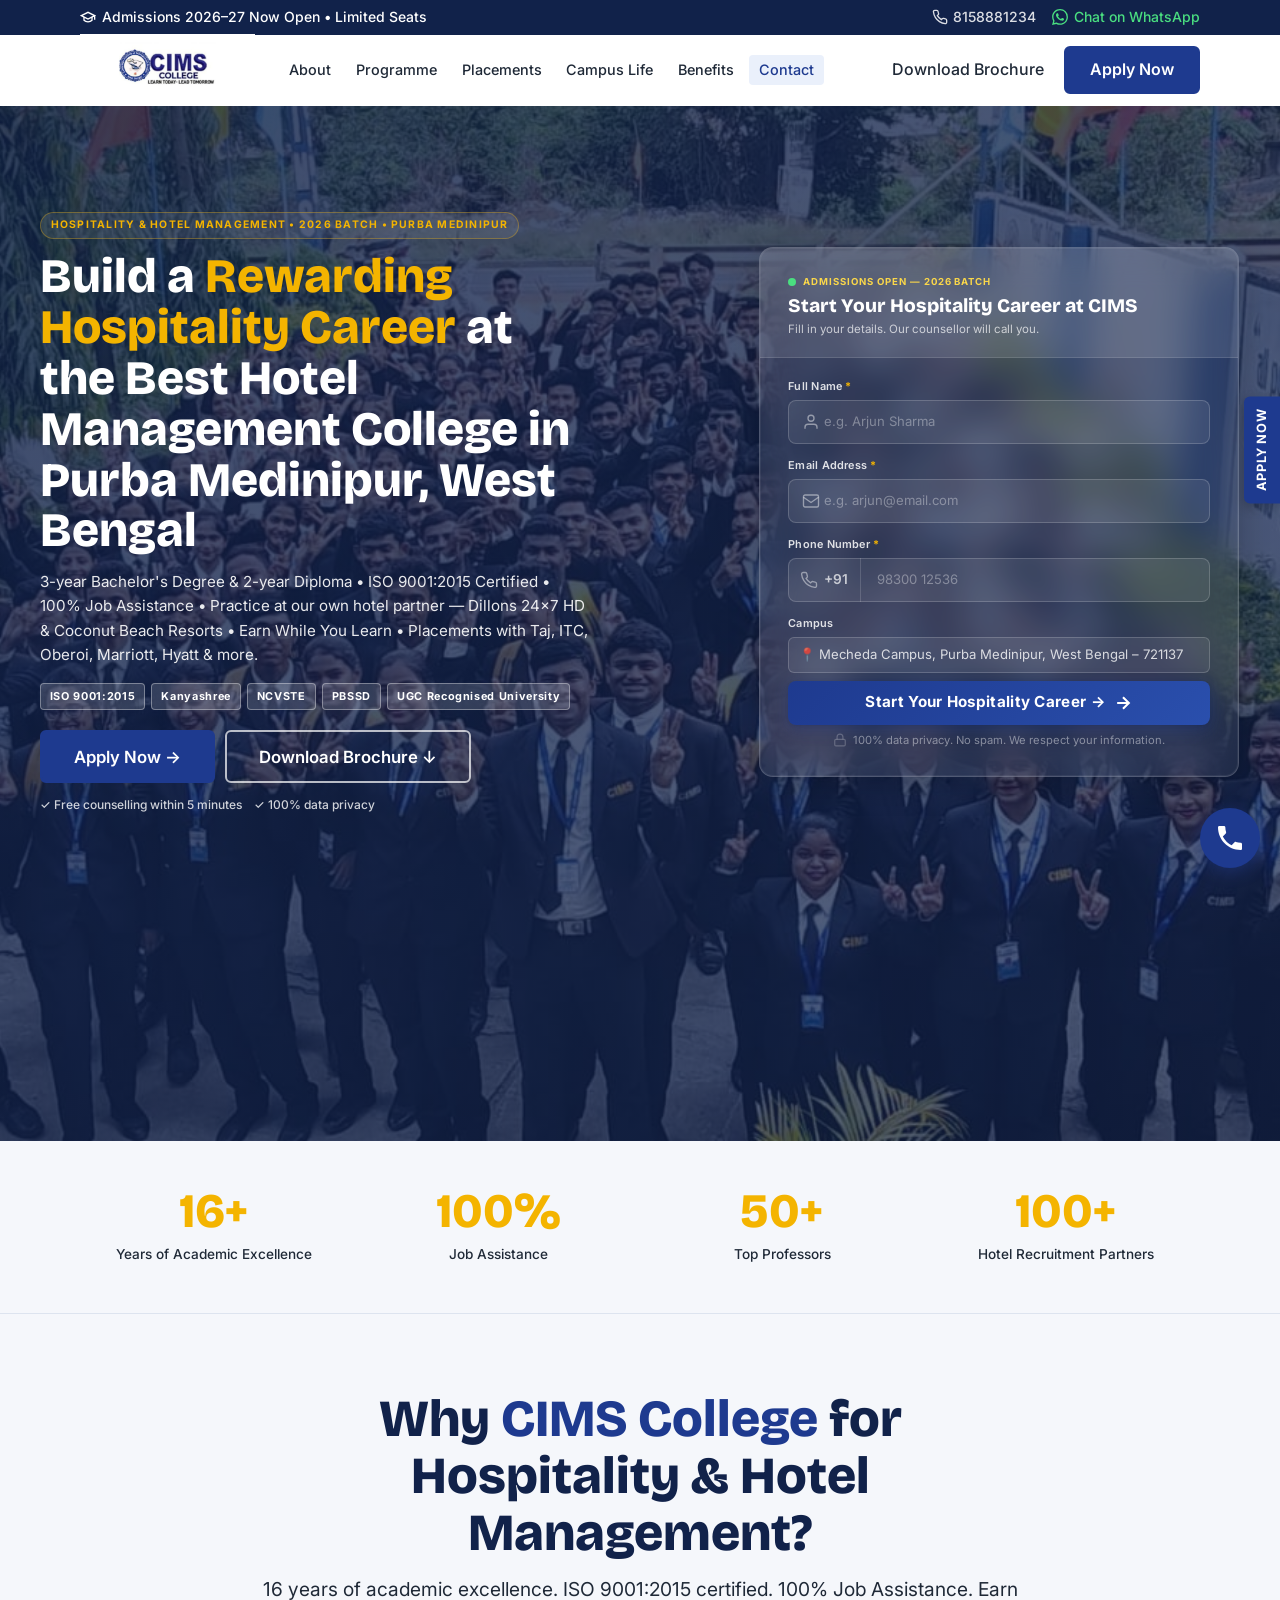
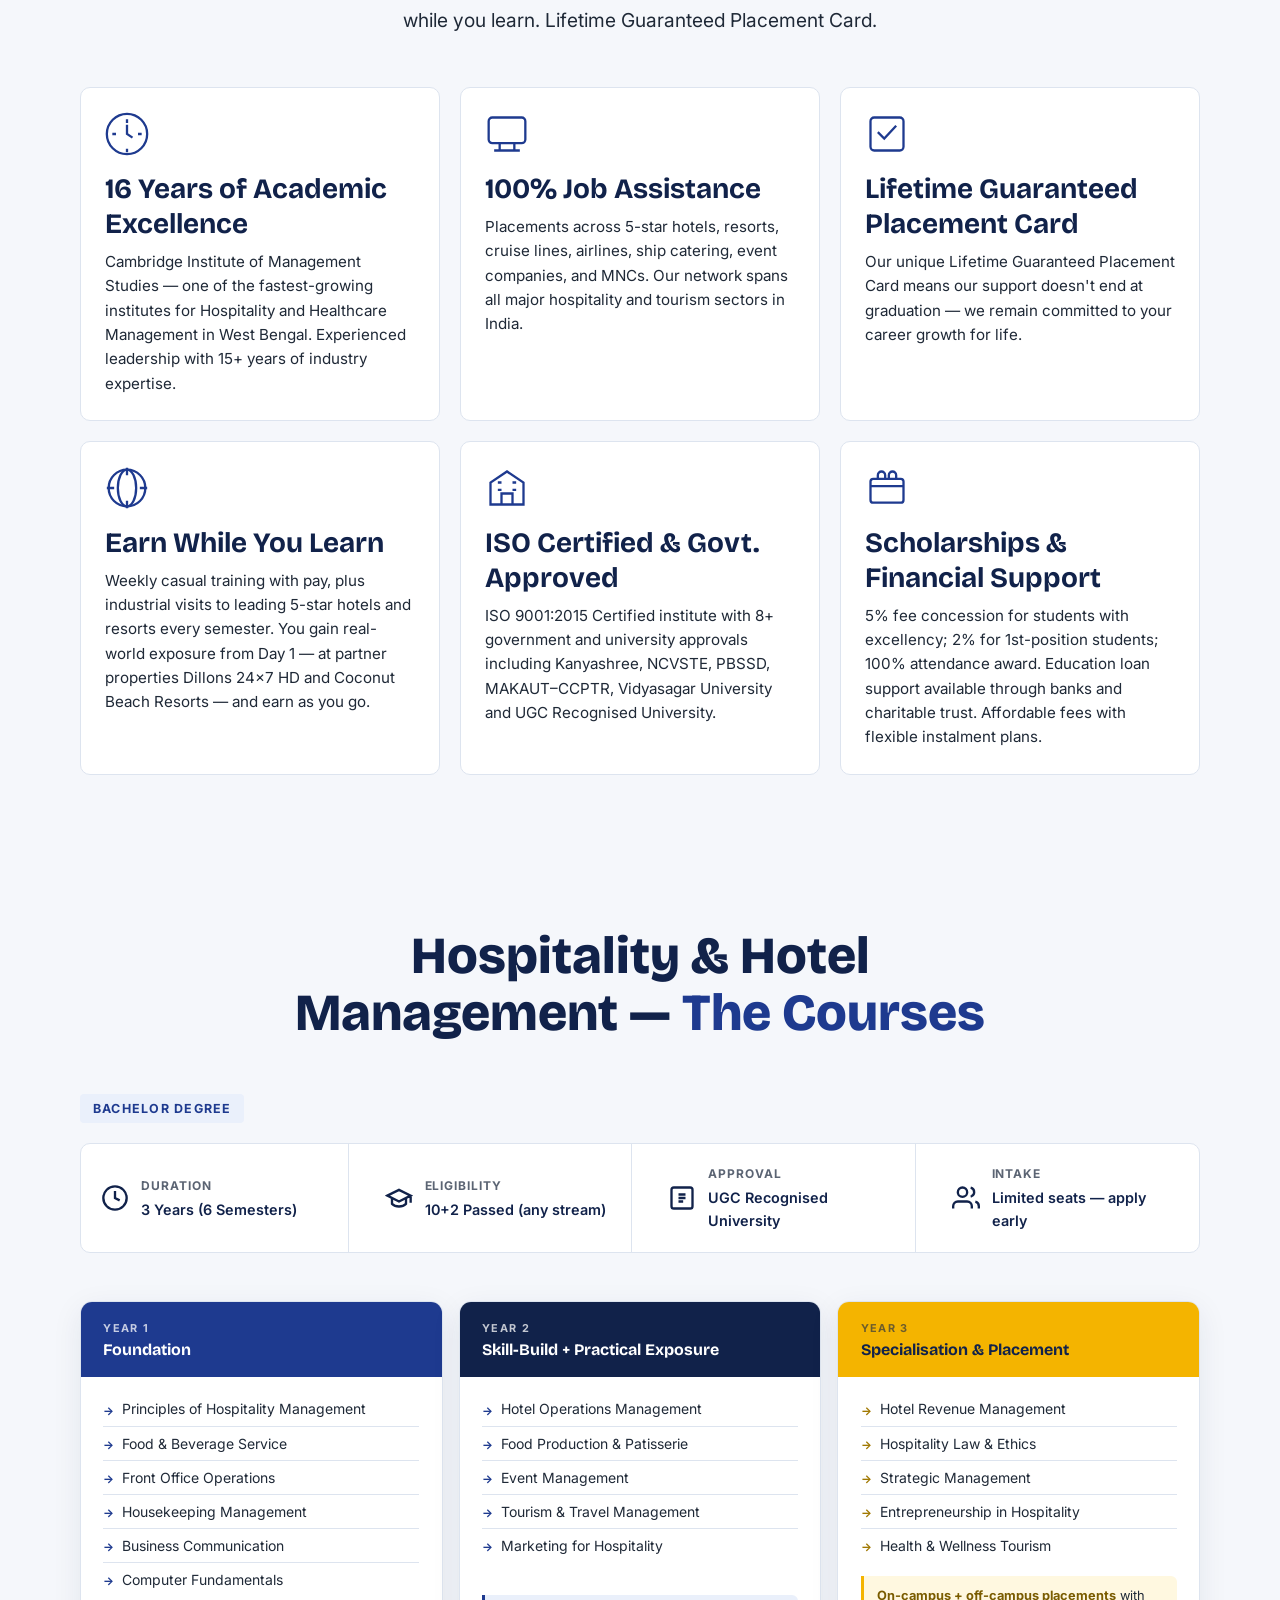
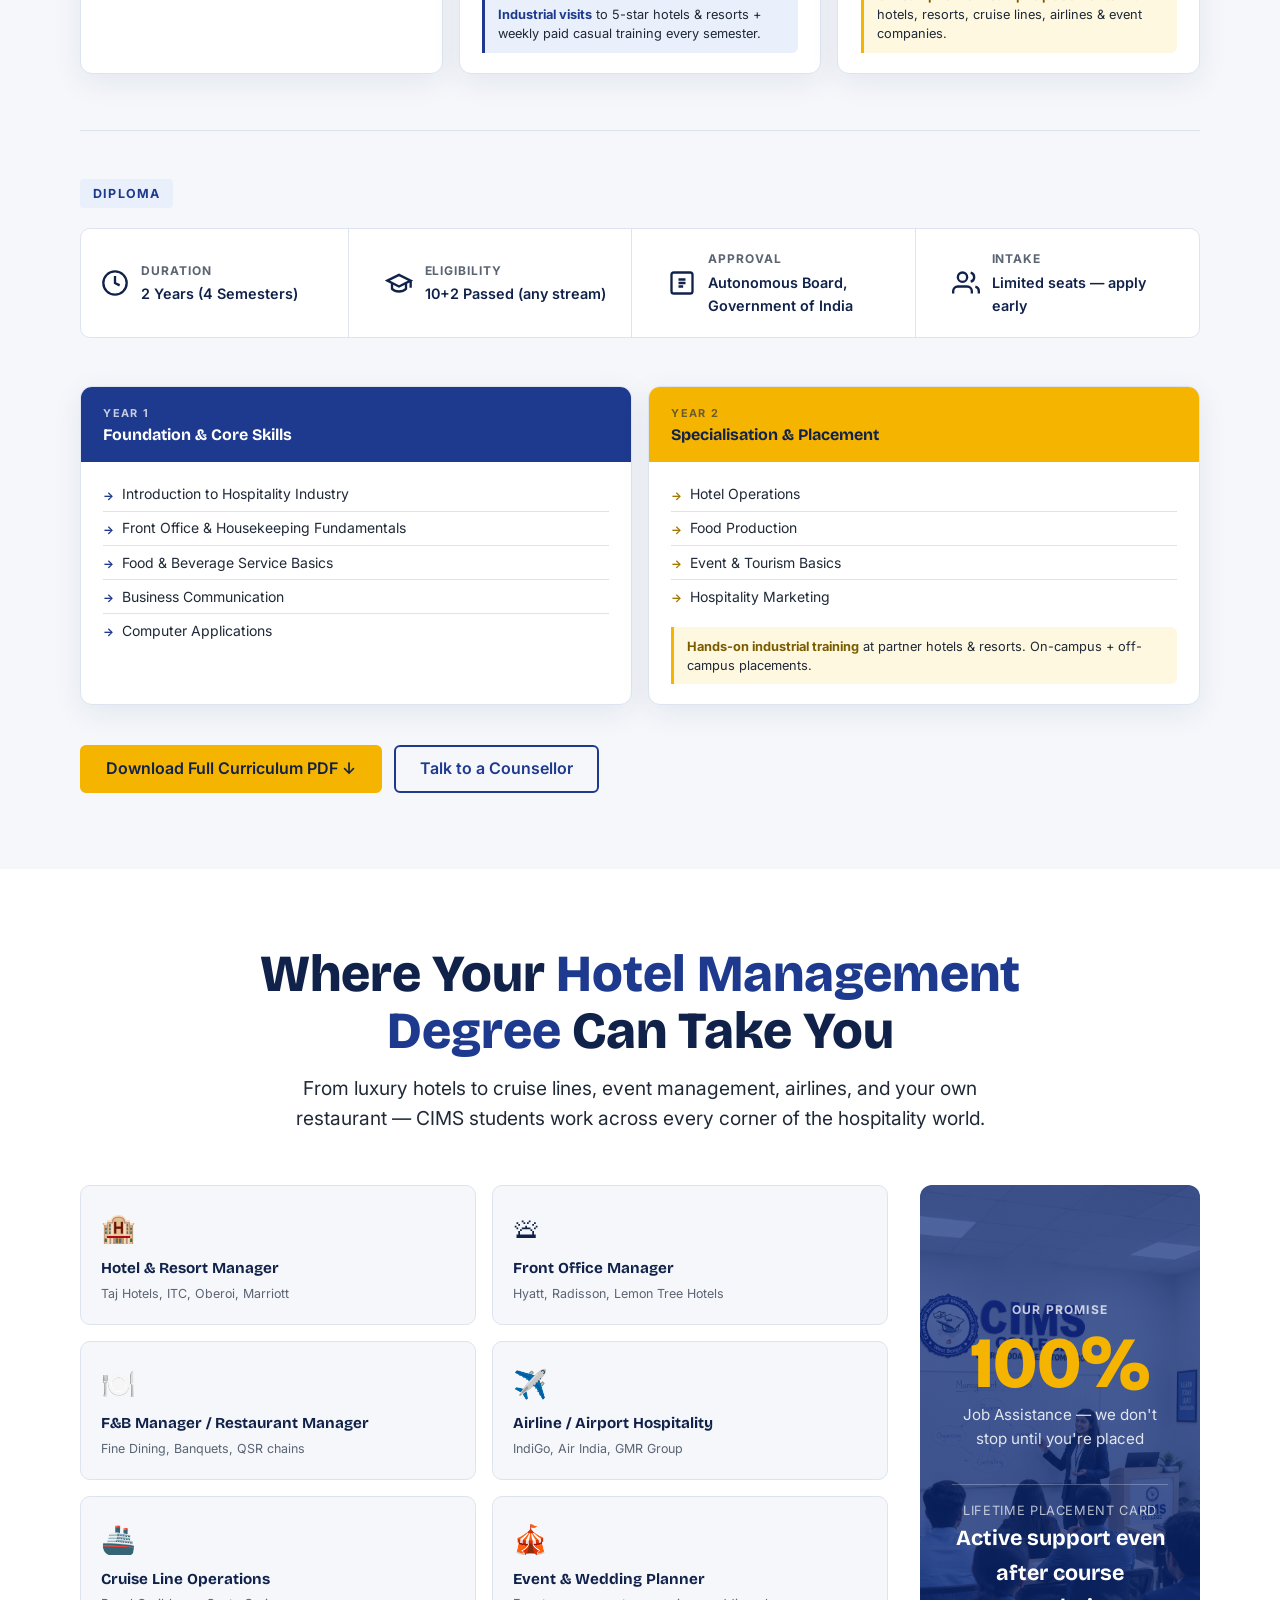
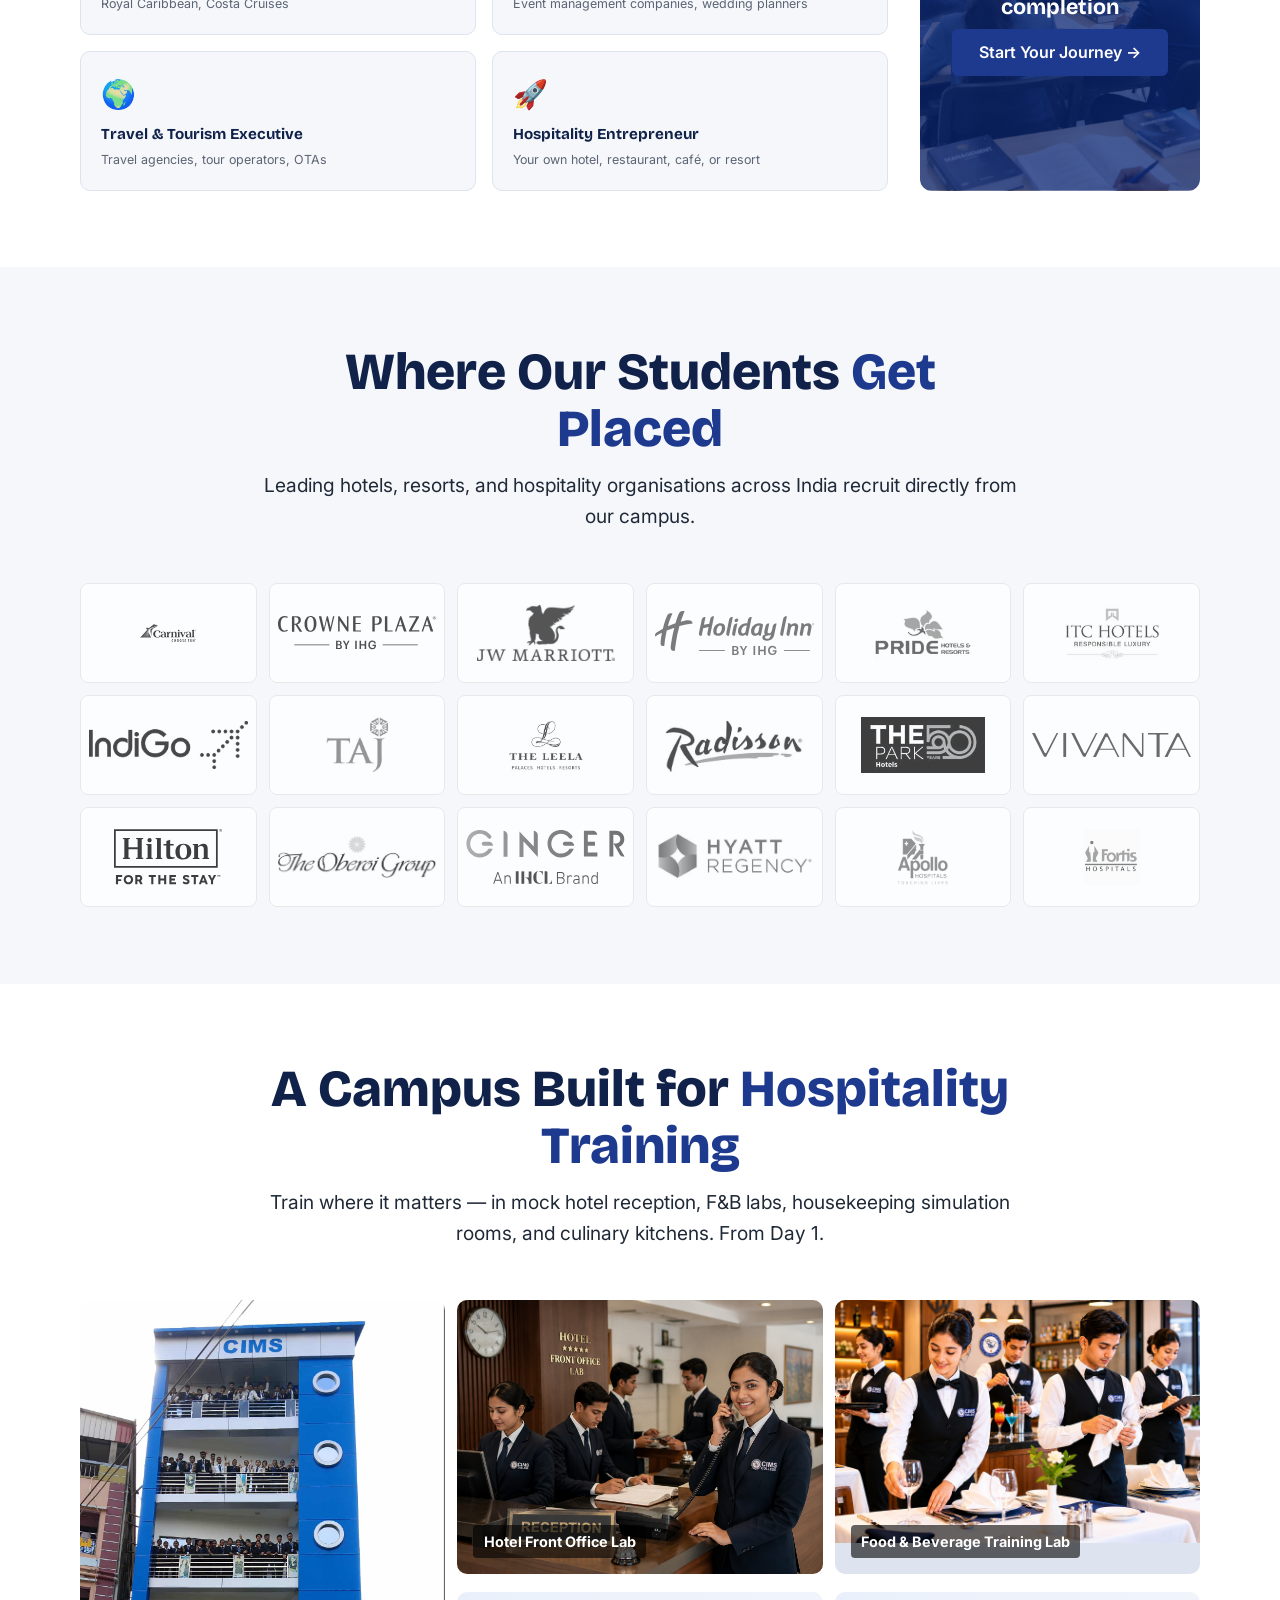
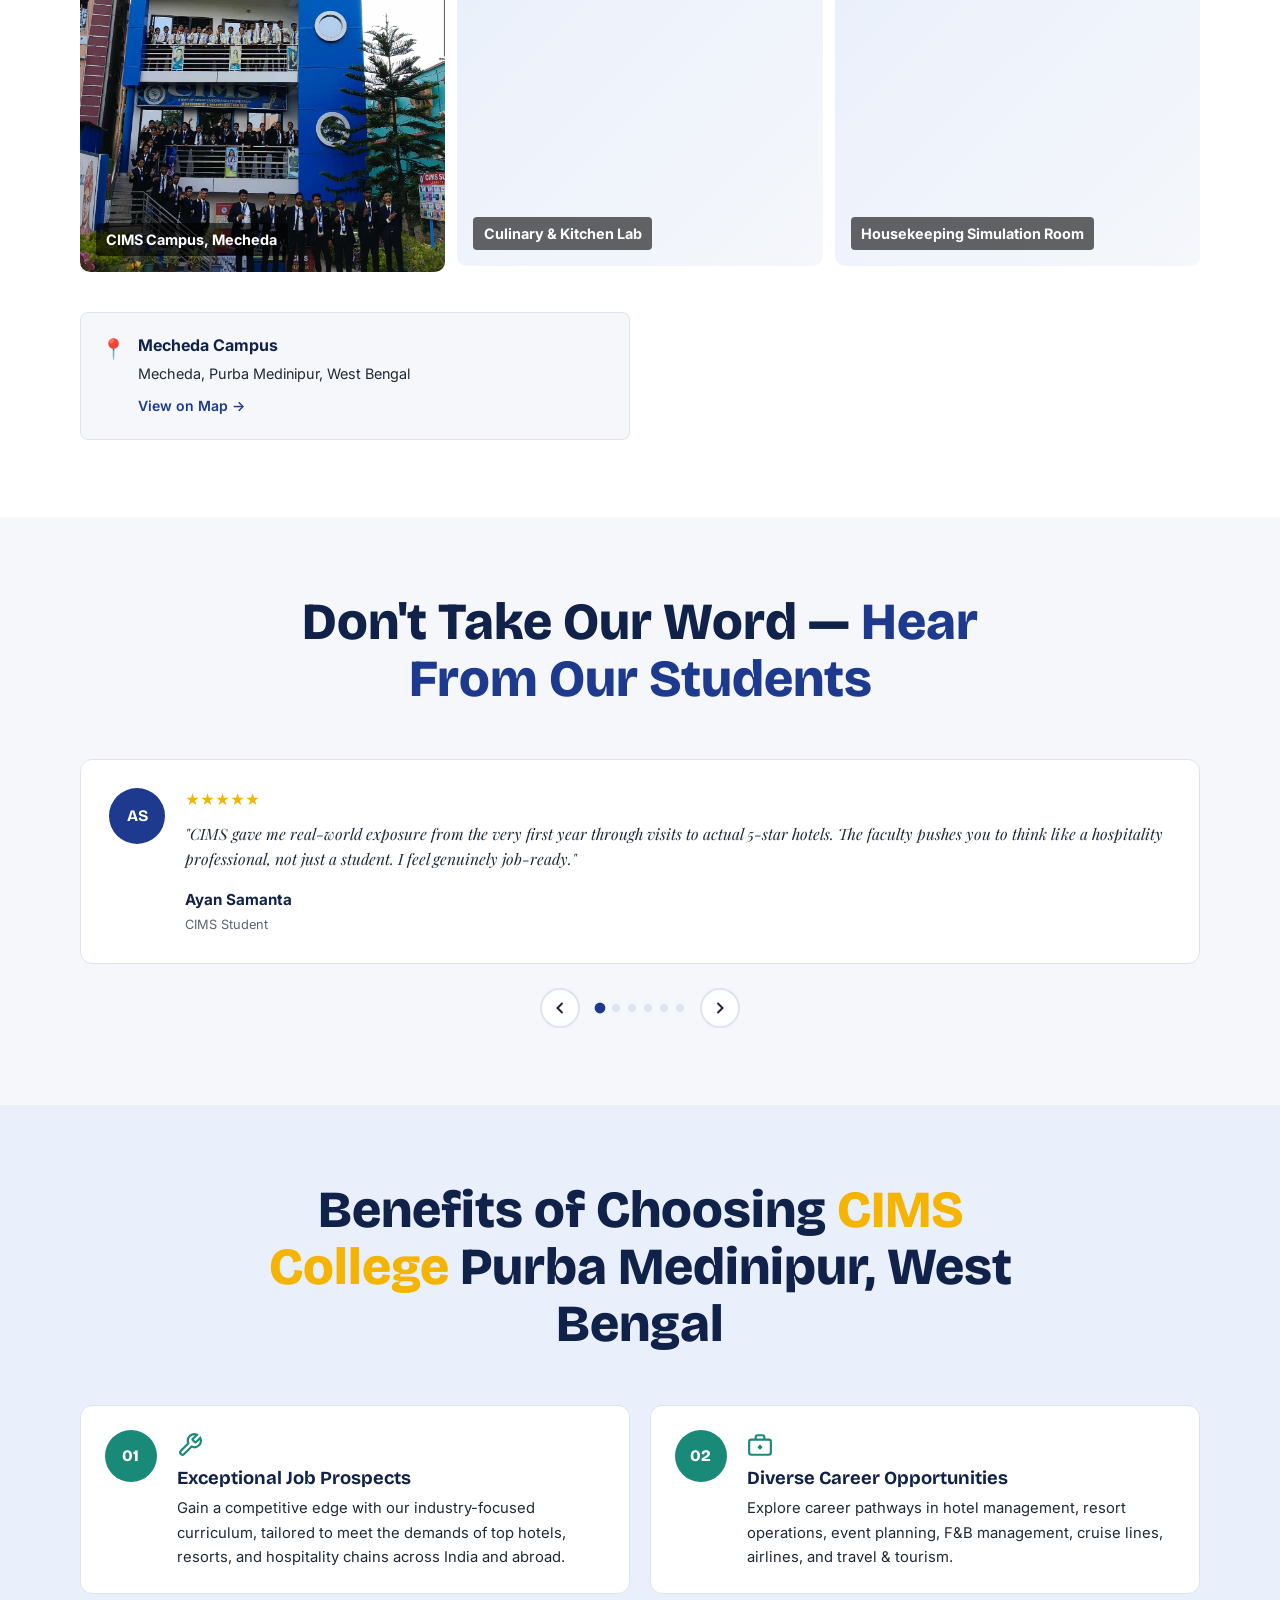
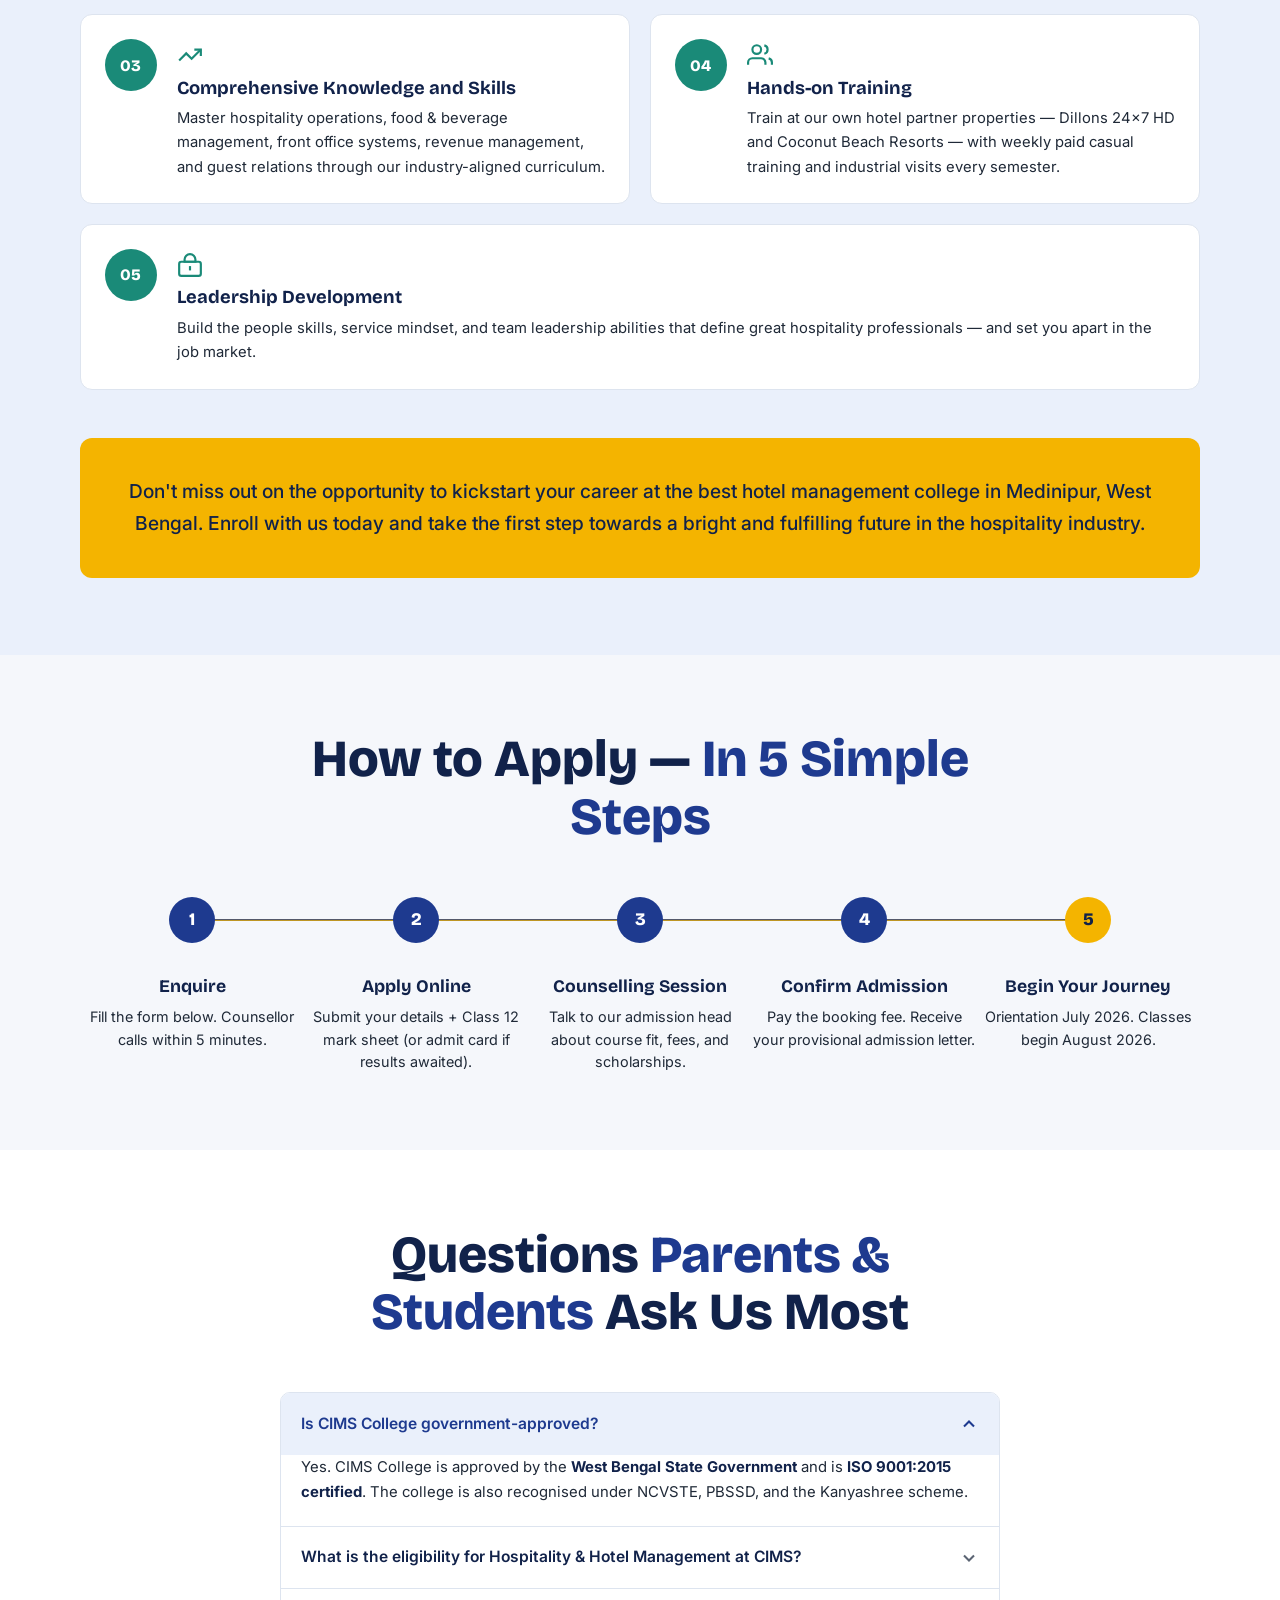
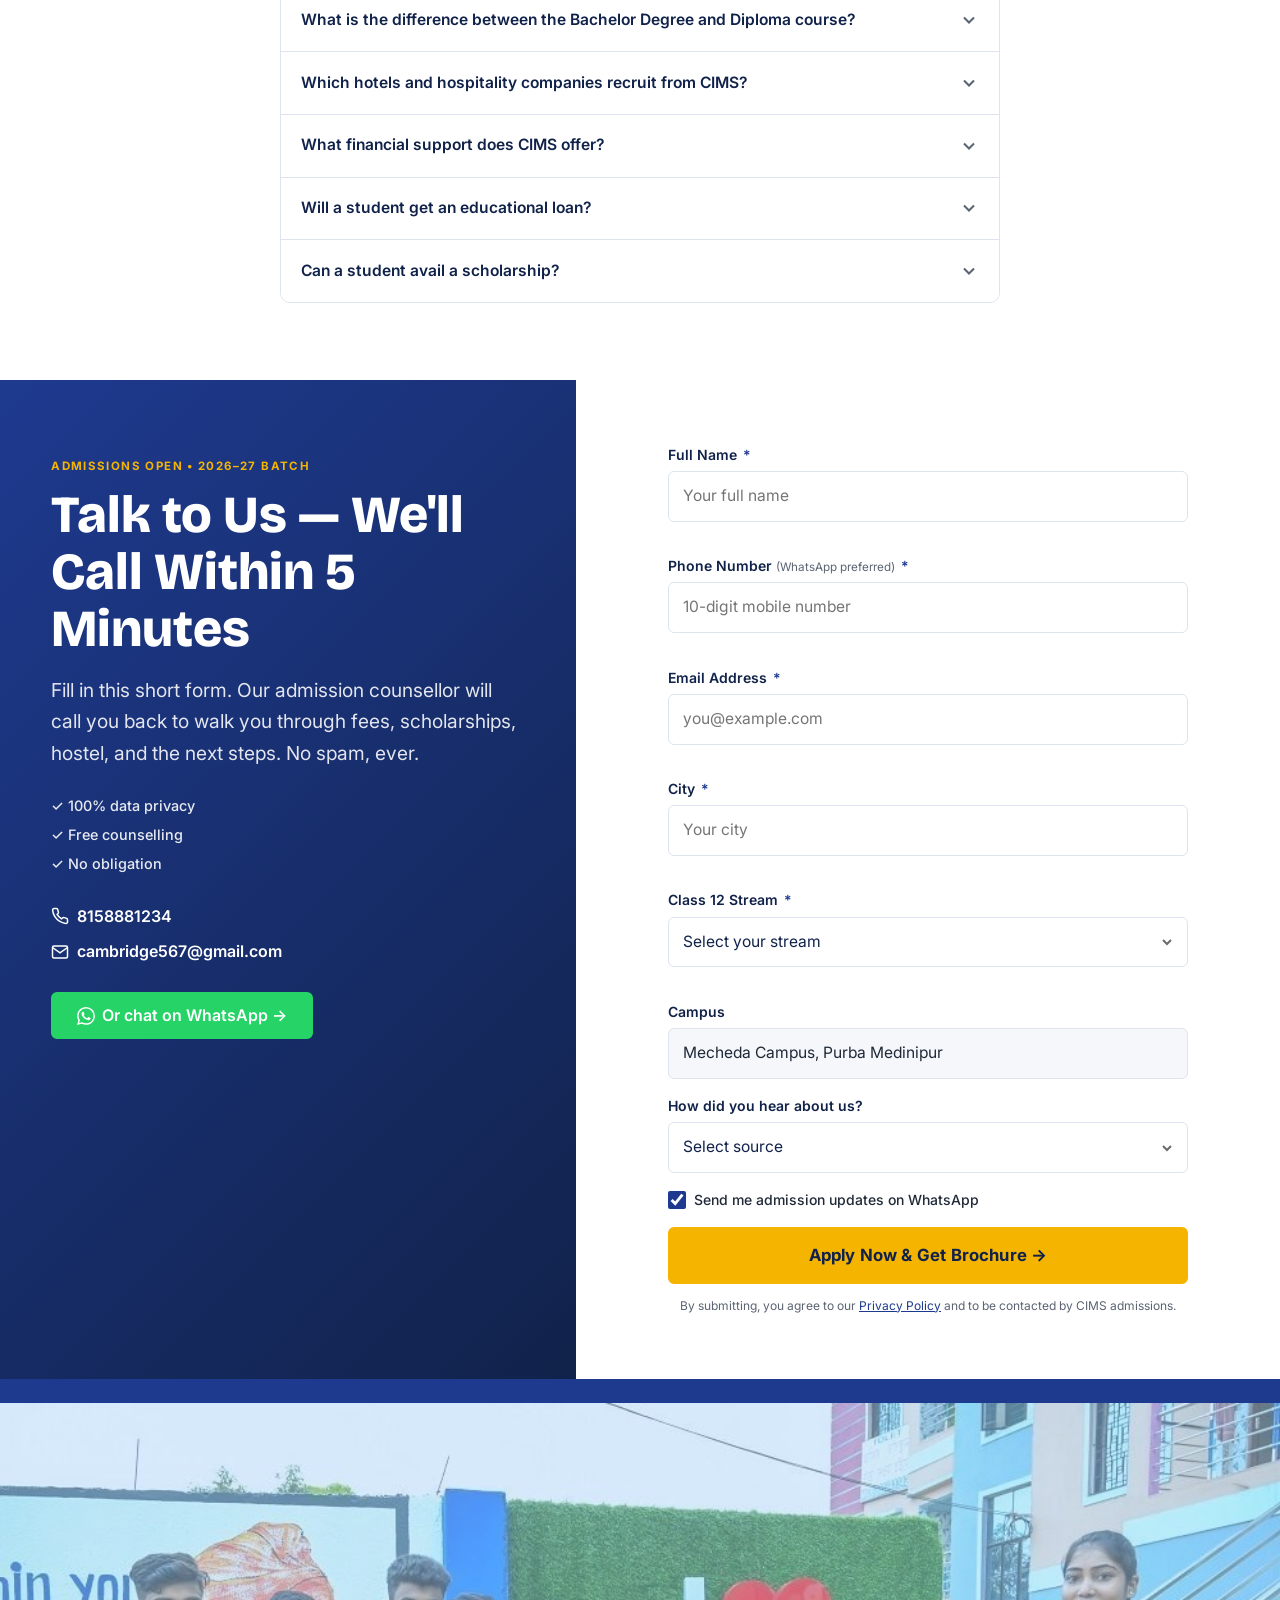
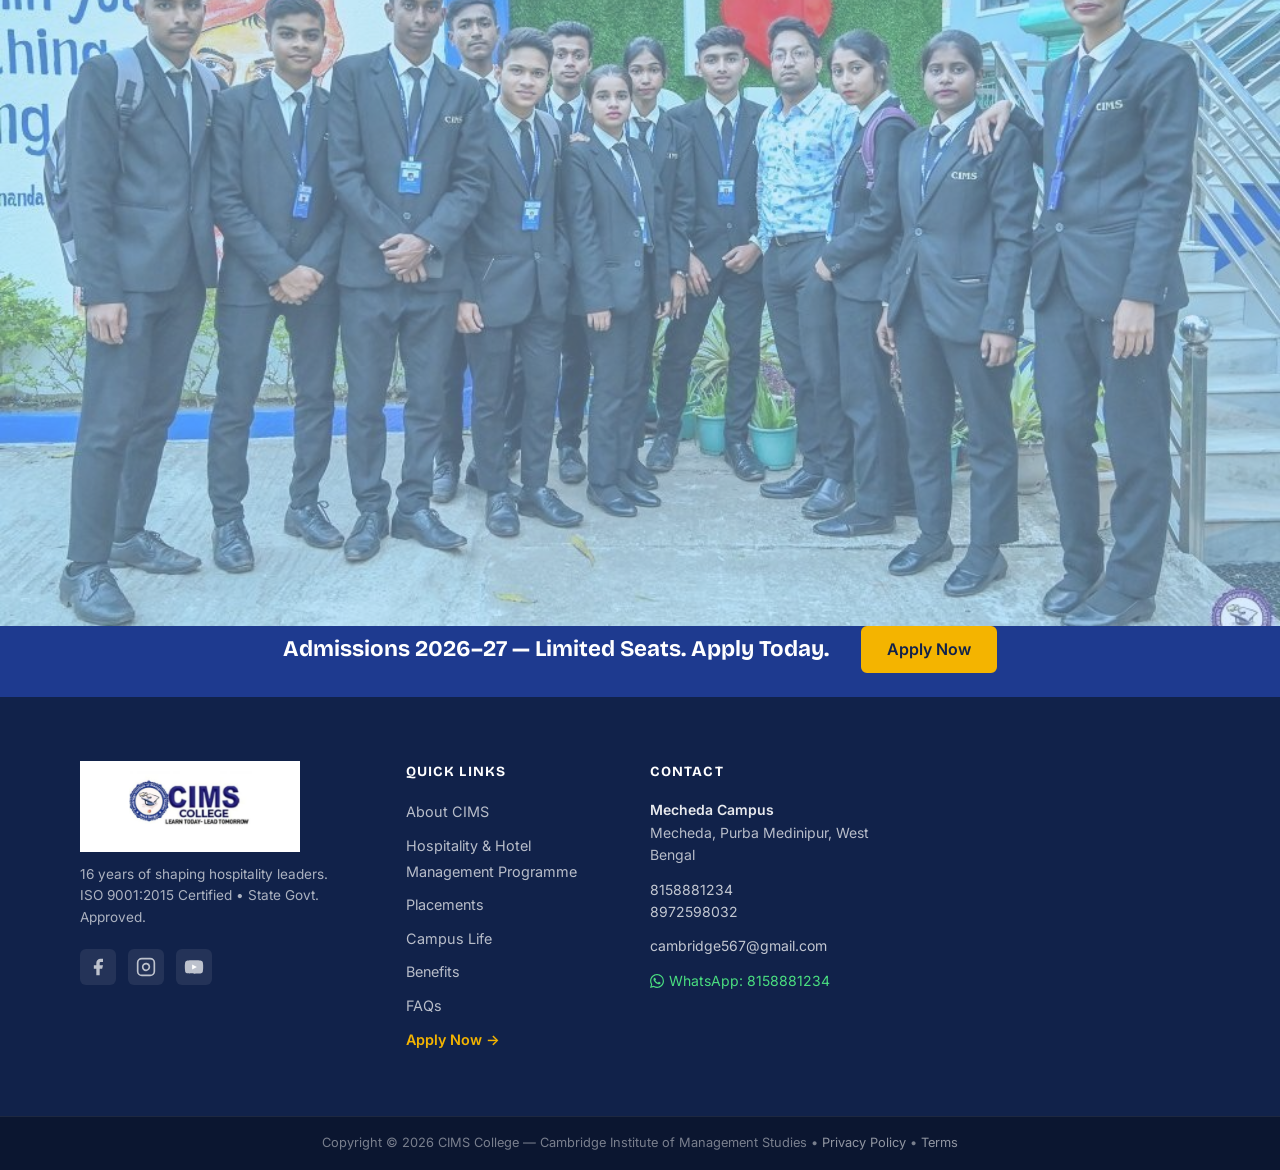
<file: index.html>
<!DOCTYPE html>
<html lang="en">

<head>
  <!-- Google Tag Manager -->
  <!-- Event snippet for HOTEL MANAGEMENT Lead-Plan -D -https://cimsgroup.org/hotel-management/ conversion page -->
  <script>
    gtag('event', 'conversion', {
      'send_to': 'AW-11150551508/AFpcCJen-LYcENTT_8Qp',
      'value': 1.0,
      'currency': 'INR'
    });
  </script>
  <!-- Google tag (gtag.js) -->
  <script async src="https://www.googletagmanager.com/gtag/js?id=AW-11150551508"></script>
  <script>
    window.dataLayer = window.dataLayer || [];
    function gtag() { dataLayer.push(arguments); }
    gtag('js', new Date());

    gtag('config', 'AW-11150551508');
  </script>
  <!-- End Google Tag Manager -->
  <meta charset="UTF-8">
  <meta name="viewport" content="width=device-width, initial-scale=1.0">
  <title>Bachelor in Hospitality &amp; Hotel Management — CIMS College, Purba Medinipur | Admissions 2026</title>
  <meta name="description"
    content="Join the best Hospitality &amp; Hotel Management college in Purba Medinipur, West Bengal. CIMS College offers a 3-year Bachelor's Degree and 2-year Diploma in Hotel Management. ISO 9001:2015 Certified. 100% Job Assistance. Industrial visits to 5-star hotels &amp; resorts. Placements with Taj, ITC, Oberoi, Marriott &amp; more.">
  <meta name="robots" content="index, follow, max-image-preview:large">
  <link rel="canonical" href="https://cimsgroup.org/hotel-management/">

  <!-- Open Graph -->
  <meta property="og:title"
    content="Bachelor in Hospitality &amp; Hotel Management — CIMS College, Purba Medinipur | Admissions 2026">
  <meta property="og:description"
    content="Build a rewarding hospitality career at CIMS College — the best Hotel Management college in Purba Medinipur, West Bengal. ISO 9001:2015 Certified. 100% Job Assistance. Lifetime Guaranteed Placement Card.">
  <meta property="og:image" content="assets/images/CIMS_logo.jpeg">
  <meta property="og:url" content="https://cimsgroup.org/hotel-management/">
  <meta property="og:type" content="website">
  <meta name="twitter:card" content="summary_large_image">
  <meta name="twitter:title"
    content="Bachelor in Hospitality &amp; Hotel Management — CIMS College, Purba Medinipur | Admissions 2026">
  <meta name="twitter:description"
    content="Build a rewarding hospitality career at CIMS College — the best Hotel Management college in Purba Medinipur, West Bengal. ISO 9001:2015 Certified. 100% Job Assistance. Lifetime Guaranteed Placement Card.">

  <!-- Google Fonts -->
  <link rel="preconnect" href="https://fonts.googleapis.com">
  <link rel="preconnect" href="https://fonts.gstatic.com" crossorigin>
  <link
    href="https://fonts.googleapis.com/css2?family=Playfair+Display:wght@600;700;800&family=Inter:wght@400;500;600;700&family=Bricolage+Grotesque:opsz,wght@12..96,600;12..96,700;12..96,800&display=swap"
    rel="stylesheet">

  <!-- Preload hero image -->
  <link rel="preload" as="image" href="assets/campus/Campus1.jpeg">

  <link rel="stylesheet" href="styles.css">

  <!-- Critical CSS inlined for hero -->
  <style>
    :root {
      /* CIMS Brand Palette */
      --cims-royal: #1E3A8F;
      --cims-navy: #11224A;
      --cims-teal: #1A8A78;
      --cims-gold: #F4B400;
      --cims-orange: #E8762D;
      --cims-bg-soft: #F5F7FB;
      --cims-white: #FFFFFF;
      --cims-text: #1F2937;
      --cims-text-muted: #5B6473;

      /* Mapped theme tokens — used throughout styles.css */
      --sbihm-red: #1E3A8F;
      --sbihm-red-dark: #11224A;
      --sbihm-red-soft: #EAF0FB;
      --sbihm-black: #11224A;
      --sbihm-charcoal: #1F2937;
      --sbihm-gold: #F4B400;
      --sbihm-gold-light: #FAD74A;
      --sbihm-cream: #F5F7FB;
      --sbihm-paper: #FFFFFF;
      --sbihm-line: #DDE4EF;
      --sbihm-mute: #5B6473;
      --sbihm-success: #2E7D32;
      --sbihm-shadow: 0 8px 30px rgba(17, 34, 74, 0.08);
      --sbihm-shadow-lg: 0 20px 60px rgba(17, 34, 74, 0.12);
      --font-display: 'Bricolage Grotesque', 'Playfair Display', Georgia, serif;
      --font-serif: 'Playfair Display', Georgia, serif;
      --font-body: 'Inter', -apple-system, BlinkMacSystemFont, sans-serif;
      --fs-h1: clamp(2.5rem, 5vw + 1rem, 5rem);
      --fs-h2: clamp(2rem, 3vw + 1rem, 3.25rem);
      --fs-h3: clamp(1.4rem, 1.5vw + 0.8rem, 1.75rem);
      --fs-lead: clamp(1.05rem, 0.5vw + 0.95rem, 1.2rem);
      --fs-body: 1rem;
      --fs-small: 0.875rem;
    }

    *,
    *::before,
    *::after {
      box-sizing: border-box;
      margin: 0;
      padding: 0;
    }

    body {
      font-family: var(--font-body);
      color: var(--sbihm-black);
      background: var(--sbihm-paper);
      line-height: 1.6;
    }

    .hero {
      min-height: 115vh;
      background: var(--sbihm-black);
    }
  </style>
</head>

<body>
  <a href="#main-content" class="skip-link">Skip to main content</a>

  <!-- Success Notification Toast -->
  <div class="success-toast" id="hero-form-success" role="alert" aria-live="assertive" hidden>
    <div class="success-toast__icon" aria-hidden="true">
      <svg viewBox="0 0 24 24" fill="none" stroke="currentColor" stroke-width="2.5" width="28" height="28">
        <circle cx="12" cy="12" r="10" />
        <path d="M9 12l2 2 4-4" />
      </svg>
    </div>
    <div class="success-toast__content">
      <h3 class="success-toast__title">Application Received!</h3>
      <p class="success-toast__text">Our counsellor will reach out to you. Check your WhatsApp for
        updates.</p>
    </div>
    <button class="success-toast__close" id="toast-close-btn" aria-label="Dismiss notification">
      <svg viewBox="0 0 24 24" fill="none" stroke="currentColor" stroke-width="2" width="18" height="18">
        <line x1="18" y1="6" x2="6" y2="18" />
        <line x1="6" y1="6" x2="18" y2="18" />
      </svg>
    </button>
    <div class="success-toast__progress" aria-hidden="true"></div>
  </div>

  <!-- Brochure Gate Modal -->
  <div class="modal" id="brochure-modal" hidden role="dialog" aria-modal="true" aria-labelledby="brochure-modal-title">
    <div class="modal__backdrop" id="brochure-modal-backdrop"></div>
    <div class="modal__panel">
      <button class="modal__close" id="brochure-modal-close" aria-label="Close brochure form">
        <svg viewBox="0 0 24 24" fill="none" stroke="currentColor" stroke-width="2" width="18" height="18"
          aria-hidden="true">
          <line x1="18" y1="6" x2="6" y2="18" />
          <line x1="6" y1="6" x2="18" y2="18" />
        </svg>
      </button>
      <div class="brochure-modal__icon" aria-hidden="true">📄</div>
      <h2 class="modal__title" id="brochure-modal-title">Get Your Free Brochure</h2>
      <p class="modal__sub">Enter your details and instantly download the CIMS Hospitality &amp; Hotel Management
        Prospectus 2026.
      </p>

      <form id="brochure-form" class="modal__form" novalidate>
        <input type="hidden" name="landing_course" value="Hospitality And Hotel Management">
        <input type="hidden" name="campus" value="Mecheda Campus, Purba Medinipur">
        <input type="hidden" name="form_location" value="Brochure Download Modal">

        <div class="form-field">
          <label class="form-label" for="brochure-name">Full Name <span class="form-label__req"
              aria-hidden="true">*</span></label>
          <input class="form-input" type="text" id="brochure-name" name="name" required autocomplete="name"
            placeholder="Your full name">
          <span class="form-error" id="brochure-error-name" role="alert" aria-live="polite"></span>
        </div>

        <div class="form-field">
          <label class="form-label" for="brochure-phone">Phone Number <span class="form-label__req"
              aria-hidden="true">*</span></label>
          <input class="form-input" type="tel" id="brochure-phone" name="phone" required autocomplete="tel"
            placeholder="10-digit mobile number" inputmode="numeric" maxlength="10">
          <span class="form-error" id="brochure-error-phone" role="alert" aria-live="polite"></span>
        </div>

        <div class="form-field">
          <label class="form-label" for="brochure-email">Email Address <span class="form-label__req"
              aria-hidden="true">*</span></label>
          <input class="form-input" type="email" id="brochure-email" name="email" required autocomplete="email"
            placeholder="you@example.com">
          <span class="form-error" id="brochure-error-email" role="alert" aria-live="polite"></span>
        </div>

        <button type="submit" class="btn btn--gold btn--full" id="brochure-submit-btn">
          Download Brochure →
        </button>

        <p class="brochure-modal__privacy">
          <svg viewBox="0 0 24 24" fill="none" stroke="currentColor" stroke-width="2" width="14" height="14"
            aria-hidden="true">
            <rect x="3" y="11" width="18" height="11" rx="2" ry="2" />
            <path d="M7 11V7a5 5 0 0110 0v4" />
          </svg>
          100% data privacy. No spam. We respect your information.
        </p>
      </form>
    </div>
  </div>

  <!-- ===== SECTION 1: Top Utility Bar ===== -->
  <div class="utility-bar" role="banner" aria-label="Admissions announcement">
    <div class="utility-bar__inner">
      <span class="utility-bar__announce">
        <svg class="icon icon--sm" aria-hidden="true" viewBox="0 0 24 24" fill="none" stroke="currentColor"
          stroke-width="2">
          <path d="M22 10v6M2 10l10-5 10 5-10 5z" />
          <path d="M6 12v5c3 3 9 3 12 0v-5" />
        </svg>
        Admissions 2026–27 Now Open &bull; Limited Seats
      </span>
      <div class="utility-bar__contact">
        <a href="tel:+918158881234" class="utility-bar__link" aria-label="Call CIMS admissions"
          data-track="phone_click">
          <svg class="icon icon--sm" aria-hidden="true" viewBox="0 0 24 24" fill="none" stroke="currentColor"
            stroke-width="2">
            <path
              d="M22 16.92v3a2 2 0 01-2.18 2 19.79 19.79 0 01-8.63-3.07 19.5 19.5 0 01-6-6 19.79 19.79 0 01-3.07-8.67A2 2 0 014.11 2h3a2 2 0 012 1.72c.127.96.361 1.903.7 2.81a2 2 0 01-.45 2.11L8.09 9.91a16 16 0 006 6l1.27-1.27a2 2 0 012.11-.45c.907.339 1.85.573 2.81.7A2 2 0 0122 16.92z" />
          </svg>
          8158881234
        </a>
        <a href="https://wa.me/8158881234" class="utility-bar__link utility-bar__whatsapp" target="_blank"
          rel="noopener noreferrer" aria-label="Chat on WhatsApp" data-track="whatsapp_click">
          <svg class="icon icon--sm" aria-hidden="true" viewBox="0 0 24 24" fill="currentColor">
            <path
              d="M17.472 14.382c-.297-.149-1.758-.867-2.03-.967-.273-.099-.471-.148-.67.15-.197.297-.767.966-.94 1.164-.173.199-.347.223-.644.075-.297-.15-1.255-.463-2.39-1.475-.883-.788-1.48-1.761-1.653-2.059-.173-.297-.018-.458.13-.606.134-.133.298-.347.446-.52.149-.174.198-.298.298-.497.099-.198.05-.371-.025-.52-.075-.149-.669-1.612-.916-2.207-.242-.579-.487-.5-.669-.51-.173-.008-.371-.01-.57-.01-.198 0-.52.074-.792.372-.272.297-1.04 1.016-1.04 2.479 0 1.462 1.065 2.875 1.213 3.074.149.198 2.096 3.2 5.077 4.487.709.306 1.262.489 1.694.625.712.227 1.36.195 1.871.118.571-.085 1.758-.719 2.006-1.413.248-.694.248-1.289.173-1.413-.074-.124-.272-.198-.57-.347m-5.421 7.403h-.004a9.87 9.87 0 01-5.031-1.378l-.361-.214-3.741.982.998-3.648-.235-.374a9.86 9.86 0 01-1.51-5.26c.001-5.45 4.436-9.884 9.888-9.884 2.64 0 5.122 1.03 6.988 2.898a9.825 9.825 0 012.893 6.994c-.003 5.45-4.437 9.884-9.885 9.884m8.413-18.297A11.815 11.815 0 0012.05 0C5.495 0 .16 5.335.157 11.892c0 2.096.547 4.142 1.588 5.945L.057 24l6.305-1.654a11.882 11.882 0 005.683 1.448h.005c6.554 0 11.89-5.335 11.893-11.893a11.821 11.821 0 00-3.48-8.413z" />
          </svg>
          Chat on WhatsApp
        </a>
      </div>
    </div>
  </div>

  <!-- ===== SECTION 2: Sticky Main Header ===== -->
  <header class="site-header" id="site-header" role="banner">
    <div class="site-header__inner">
      <a href="#" class="site-header__logo" aria-label="CIMS College Home">
        <img src="assets/images/CIMS_logo.jpeg"
          alt="CIMS College — Cambridge Institute of Management Studies, West Bengal" width="200" height="52"
          loading="eager">
      </a>
      <nav class="site-nav" id="site-nav" aria-label="Main navigation">
        <ul class="site-nav__list" role="list">
          <li><a href="#about" class="site-nav__link">About</a></li>
          <li><a href="#programme" class="site-nav__link">Programme</a></li>
          <li><a href="#placements" class="site-nav__link">Placements</a></li>
          <li><a href="#campus" class="site-nav__link">Campus Life</a></li>
          <li><a href="#fees" class="site-nav__link">Benefits</a></li>
          <li><a href="#apply" class="site-nav__link">Contact</a></li>
        </ul>
      </nav>
      <div class="site-header__actions">
        <button class="btn btn--text" data-brochure-trigger>Download Brochure</button>
        <a href="#apply" class="btn btn--primary" data-track="apply_cta_click" data-cta-location="header">Apply Now</a>
      </div>
      <button class="hamburger" id="hamburger" aria-expanded="false" aria-controls="mobile-drawer"
        aria-label="Open navigation menu">
        <span class="hamburger__bar"></span>
        <span class="hamburger__bar"></span>
        <span class="hamburger__bar"></span>
      </button>
    </div>
  </header>

  <!-- Mobile Nav Drawer -->
  <div class="mobile-drawer" id="mobile-drawer" aria-hidden="true" role="dialog" aria-label="Navigation menu">
    <div class="mobile-drawer__backdrop" id="drawer-backdrop"></div>
    <div class="mobile-drawer__panel">
      <button class="mobile-drawer__close" id="drawer-close" aria-label="Close navigation menu">
        <svg viewBox="0 0 24 24" fill="none" stroke="currentColor" stroke-width="2" width="24" height="24"
          aria-hidden="true">
          <line x1="18" y1="6" x2="6" y2="18" />
          <line x1="6" y1="6" x2="18" y2="18" />
        </svg>
      </button>
      <nav aria-label="Mobile navigation">
        <ul class="mobile-drawer__list" role="list">
          <li><a href="#about" class="mobile-drawer__link">About</a></li>
          <li><a href="#programme" class="mobile-drawer__link">Programme</a></li>
          <li><a href="#placements" class="mobile-drawer__link">Placements</a></li>
          <li><a href="#campus" class="mobile-drawer__link">Campus Life</a></li>
          <li><a href="#fees" class="mobile-drawer__link">Benefits</a></li>
          <li><a href="#apply" class="mobile-drawer__link">Contact</a></li>
        </ul>
      </nav>
      <div class="mobile-drawer__ctas">
        <button class="btn btn--gold btn--full" data-brochure-trigger>Download Brochure</button>
        <a href="#apply" class="btn btn--primary btn--full" data-track="apply_cta_click"
          data-cta-location="mobile-drawer">Apply Now — 2026 Batch</a>
      </div>
    </div>
  </div>

  <!-- ===== SECTION 3: Floating Side CTA (desktop) ===== -->
  <a href="#apply" class="side-cta" aria-label="Apply for Hotel Management 2026 at CIMS" data-track="apply_cta_click"
    data-cta-location="side-pill">
    <span>Apply Now</span>
  </a>

  <!-- Mobile bottom CTA bar -->
  <div class="mobile-bottom-cta" role="complementary" aria-label="Apply now">
    <a href="#apply" class="mobile-bottom-cta__link" data-track="apply_cta_click" data-cta-location="mobile-bottom-bar">
      Apply Now — 2026 Batch
    </a>
  </div>

  <!-- ===== SECTION 4: Call Now Floating Button ===== -->
  <a href="tel:8158881234" class="call-fab" aria-label="Call us now at 8158881234" data-track="phone_click">
    <svg class="call-fab__icon" viewBox="0 0 24 24" fill="white" aria-hidden="true">
      <path
        d="M6.62 10.79a15.053 15.053 0 006.59 6.59l2.2-2.2c.27-.27.67-.36 1.02-.24 1.12.37 2.33.57 3.57.57.55 0 1 .45 1 1V20c0 .55-.45 1-1 1C10.61 21 3 13.39 3 4c0-.55.45-1 1-1h3.5c.55 0 1 .45 1 1 0 1.25.2 2.45.57 3.57.11.35.03.74-.24 1.02l-2.21 2.2z" />
    </svg>
    <span class="call-fab__tooltip">Call Now</span>
  </a>

  <!-- ===== MAIN CONTENT ===== -->
  <main id="main-content">

    <!-- ===== SECTION 5: HERO ===== -->
    <section class="hero" aria-labelledby="hero-headline">
      <div class="hero__inner">
        <div class="hero__content">
          <p class="hero__pre-headline">
            <span>Hospitality &amp; Hotel Management &bull; 2026 Batch &bull; Purba Medinipur</span>
          </p>
          <h1 class="hero__headline" id="hero-headline">
            Build a <span class="text-gold">Rewarding Hospitality Career</span> at the Best Hotel Management College
            in Purba Medinipur, West Bengal
          </h1>
          <p class="hero__sub">
            3-year Bachelor's Degree &amp; 2-year Diploma &bull; ISO 9001:2015 Certified &bull; 100% Job Assistance
            &bull;
            Practice at our own hotel partner — Dillons 24&times;7 HD &amp; Coconut Beach Resorts &bull;
            Earn While You Learn &bull; Placements with Taj, ITC, Oberoi, Marriott, Hyatt &amp; more.
          </p>
          <div class="hero__badges" aria-label="Recognitions and accreditations">
            <span class="hero__badge">ISO 9001:2015</span>
            <span class="hero__badge">Kanyashree</span>
            <span class="hero__badge">NCVSTE</span>
            <span class="hero__badge">PBSSD</span>
            <span class="hero__badge">UGC Recognised University</span>
          </div>
          <div class="hero__ctas">
            <a href="#apply" class="btn btn--primary btn--large" data-track="apply_cta_click"
              data-cta-location="hero-primary">
              Apply Now →
            </a>
            <button class="btn btn--outline-white btn--large" data-brochure-trigger>
              Download Brochure ↓
            </button>
          </div>
          <p class="hero__trust-micro">
            <span>&#10003; Free counselling within 5 minutes</span>
            <span>&#10003; 100% data privacy</span>
          </p>
        </div>
        <div class="hero__visual">
          <div class="hero__image-wrap">
            <div class="hero-form" id="hero-form-container">
              <div class="hero-form__header">
                <div class="hero-form__badge-strip">
                  <span class="hero-form__live-dot"></span>
                  <span>Admissions Open — 2026 Batch</span>
                </div>
                <h2 class="hero-form__title">Start Your Hospitality Career at CIMS</h2>
                <p class="hero-form__subtitle">Fill in your details. Our counsellor will call you.</p>
              </div>

              <form class="hero-form__body" id="hero-enquiry-form" method="POST" data-cims-lead novalidate>
                <input type="hidden" name="landing_course" value="Hospitality And Hotel Management">
                <input type="hidden" name="campus" value="Mecheda Campus, Purba Medinipur">
                <input type="hidden" name="form_location" value="Hero Form">
                <input type="hidden" name="page_url" value="https://cimsgroup.org/hotel-management/">
                <input type="text" name="_honey" tabindex="-1" autocomplete="off" aria-hidden="true"
                  style="display:none!important">
                <!-- Full Name -->
                <div class="hero-form__group" id="field-fullname">
                  <label for="hf-fullname" class="hero-form__label">Full Name <span
                      class="hero-form__req">*</span></label>
                  <div class="hero-form__input-wrap">
                    <svg class="hero-form__field-icon" viewBox="0 0 24 24" fill="none" stroke="currentColor"
                      stroke-width="1.8" width="18" height="18" aria-hidden="true">
                      <path d="M20 21v-2a4 4 0 00-4-4H8a4 4 0 00-4 4v2" />
                      <circle cx="12" cy="7" r="4" />
                    </svg>
                    <input type="text" id="hf-fullname" name="name" class="hero-form__input"
                      placeholder="e.g. Arjun Sharma" required autocomplete="name">
                  </div>
                  <span class="hero-form__error" id="err-fullname" role="alert" aria-live="polite"></span>
                </div>

                <!-- Email -->
                <div class="hero-form__group" id="field-email">
                  <label for="hf-email" class="hero-form__label">Email Address <span
                      class="hero-form__req">*</span></label>
                  <div class="hero-form__input-wrap">
                    <svg class="hero-form__field-icon" viewBox="0 0 24 24" fill="none" stroke="currentColor"
                      stroke-width="1.8" width="18" height="18" aria-hidden="true">
                      <rect x="2" y="4" width="20" height="16" rx="2" />
                      <path d="M22 7l-10 7L2 7" />
                    </svg>
                    <input type="email" id="hf-email" name="email" class="hero-form__input"
                      placeholder="e.g. arjun@email.com" required autocomplete="email">
                  </div>
                  <span class="hero-form__error" id="err-email" role="alert" aria-live="polite"></span>
                </div>

                <!-- Phone Number -->
                <div class="hero-form__group" id="field-phone">
                  <label for="hf-phone" class="hero-form__label">Phone Number <span
                      class="hero-form__req">*</span></label>
                  <div class="hero-form__input-wrap hero-form__input-wrap--phone">
                    <span class="hero-form__phone-prefix">
                      <svg class="hero-form__field-icon" viewBox="0 0 24 24" fill="none" stroke="currentColor"
                        stroke-width="1.8" width="18" height="18" aria-hidden="true">
                        <path
                          d="M22 16.92v3a2 2 0 01-2.18 2 19.79 19.79 0 01-8.63-3.07 19.5 19.5 0 01-6-6A19.79 19.79 0 012.12 4.11 2 2 0 014.11 2h3a2 2 0 012 1.72c.127.96.361 1.903.7 2.81a2 2 0 01-.45 2.11L8.09 9.91a16 16 0 006 6l1.27-1.27a2 2 0 012.11-.45c.907.339 1.85.573 2.81.7A2 2 0 0122 16.92z" />
                      </svg>
                      +91
                    </span>
                    <input type="tel" id="hf-phone" name="phone" class="hero-form__input hero-form__input--phone"
                      placeholder="98300 12536" required autocomplete="tel-national" pattern="[0-9]{10}" maxlength="10"
                      inputmode="numeric">
                  </div>
                  <span class="hero-form__error" id="err-phone" role="alert" aria-live="polite"></span>
                </div>

                <!-- Campus — single campus, shown as read-only -->
                <div class="hero-form__group">
                  <p class="hero-form__label">Campus</p>
                  <p
                    style="font-size:0.82rem;color:rgba(255,255,255,0.8);padding:0.4rem 0.6rem;background:rgba(255,255,255,0.08);border-radius:6px;border:1.5px solid rgba(255,255,255,0.18);">
                    📍 Mecheda Campus, Purba Medinipur, West Bengal – 721137
                  </p>
                </div>

                <!-- Submit Button -->
                <button type="submit" class="hero-form__submit" id="hf-submit-btn">
                  <span class="hero-form__submit-text">Start Your Hospitality Career →</span>
                  <svg class="hero-form__submit-arrow" viewBox="0 0 24 24" fill="none" stroke="currentColor"
                    stroke-width="2.5" width="20" height="20" aria-hidden="true">
                    <line x1="5" y1="12" x2="19" y2="12" />
                    <polyline points="12 5 19 12 12 19" />
                  </svg>
                  <span class="hero-form__submit-loader" aria-hidden="true"></span>
                </button>

                <p class="hero-form__privacy">
                  <svg viewBox="0 0 24 24" fill="none" stroke="currentColor" stroke-width="2" width="14" height="14"
                    aria-hidden="true">
                    <rect x="3" y="11" width="18" height="11" rx="2" ry="2" />
                    <path d="M7 11V7a5 5 0 0110 0v4" />
                  </svg>
                  100% data privacy. No spam. We respect your information.
                </p>
              </form>

            </div>
          </div>
        </div>
      </div>
    </section>

    <!-- Hero stats strip -->
    <div class="stats-strip" aria-label="Key statistics">
      <div class="stats-strip__inner">
        <div class="stat-item">
          <span class="stat-item__number" data-target="16" data-suffix="+">0</span>
          <span class="stat-item__label">Years of Academic Excellence</span>
        </div>
        <div class="stat-item">
          <span class="stat-item__number" data-target="100" data-suffix="%">0</span>
          <span class="stat-item__label">Job Assistance</span>
        </div>
        <div class="stat-item">
          <span class="stat-item__number" data-target="50" data-suffix="+">0</span>
          <span class="stat-item__label">Top Professors</span>
        </div>
        <div class="stat-item">
          <span class="stat-item__number" data-target="100" data-suffix="+">0</span>
          <span class="stat-item__label">Hotel Recruitment Partners</span>
        </div>
      </div>
    </div>

    <!-- ===== SECTION 6: Why CIMS? ===== -->
    <section class="section section--cream" id="about" aria-labelledby="about-headline">
      <div class="container">
        <div class="section__header">
          <h2 class="section__title" id="about-headline">
            Why <span class="text-red">CIMS College</span> for Hospitality &amp; Hotel Management?
          </h2>
          <p class="section__subtitle">16 years of academic excellence. ISO 9001:2015 certified. 100% Job Assistance.
            Earn while you learn. Lifetime Guaranteed Placement Card.</p>
        </div>
        <div class="usps-grid">

          <article class="usp-card">
            <div class="usp-card__icon" aria-hidden="true">
              <svg viewBox="0 0 48 48" fill="none" stroke="var(--sbihm-red)" stroke-width="2.5" width="44" height="44">
                <circle cx="24" cy="24" r="22" />
                <path d="M24 14v10l6 4" />
                <path d="M8 24h4M36 24h4M24 8v4M24 40v4" />
              </svg>
            </div>
            <h3 class="usp-card__title">16 Years of Academic Excellence</h3>
            <p class="usp-card__desc">Cambridge Institute of Management Studies — one of the fastest-growing institutes
              for Hospitality and Healthcare Management in West Bengal. Experienced leadership with 15+ years of
              industry expertise.</p>
          </article>

          <article class="usp-card">
            <div class="usp-card__icon" aria-hidden="true">
              <svg viewBox="0 0 48 48" fill="none" stroke="var(--sbihm-red)" stroke-width="2.5" width="44" height="44">
                <path d="M40 34H8a4 4 0 01-4-4V10a4 4 0 014-4h32a4 4 0 014 4v20a4 4 0 01-4 4z" />
                <path d="M16 34v8M32 34v8M10 42h28" />
              </svg>
            </div>
            <h3 class="usp-card__title">100% Job Assistance</h3>
            <p class="usp-card__desc">Placements across 5-star hotels, resorts, cruise lines, airlines, ship catering,
              event companies, and MNCs. Our network spans all major hospitality and tourism sectors in India.</p>
          </article>

          <article class="usp-card">
            <div class="usp-card__icon" aria-hidden="true">
              <svg viewBox="0 0 48 48" fill="none" stroke="var(--sbihm-red)" stroke-width="2.5" width="44" height="44">
                <rect x="6" y="6" width="36" height="36" rx="4" />
                <path d="M14 22l7 7 13-14" />
              </svg>
            </div>
            <h3 class="usp-card__title">Lifetime Guaranteed Placement Card</h3>
            <p class="usp-card__desc">Our unique Lifetime Guaranteed Placement Card means our support doesn't end at
              graduation — we remain committed to your career growth for life.</p>
          </article>

          <article class="usp-card">
            <div class="usp-card__icon" aria-hidden="true">
              <svg viewBox="0 0 48 48" fill="none" stroke="var(--sbihm-red)" stroke-width="2.5" width="44" height="44">
                <circle cx="24" cy="24" r="20" />
                <path d="M2 24h8M38 24h8M24 2v8M24 38v8" />
                <ellipse cx="24" cy="24" rx="10" ry="20" />
              </svg>
            </div>
            <h3 class="usp-card__title">Earn While You Learn</h3>
            <p class="usp-card__desc">Weekly casual training with pay, plus industrial visits to leading 5-star hotels
              and resorts every semester. You gain real-world exposure from Day 1 — at partner properties Dillons
              24&times;7 HD and Coconut Beach Resorts — and earn as you go.</p>
          </article>

          <article class="usp-card">
            <div class="usp-card__icon" aria-hidden="true">
              <svg viewBox="0 0 48 48" fill="none" stroke="var(--sbihm-red)" stroke-width="2.5" width="44" height="44">
                <path d="M6 42V18L24 6l18 12v24H6z" />
                <path d="M18 42V30h12v12" />
                <path d="M14 18h4M30 18h4M14 26h4M30 26h4" />
              </svg>
            </div>
            <h3 class="usp-card__title">ISO Certified &amp; Govt. Approved</h3>
            <p class="usp-card__desc">ISO 9001:2015 Certified institute with 8+ government and university approvals
              including Kanyashree, NCVSTE, PBSSD, MAKAUT–CCPTR, Vidyasagar University and UGC Recognised University.
            </p>
          </article>

          <article class="usp-card">
            <div class="usp-card__icon" aria-hidden="true">
              <svg viewBox="0 0 48 48" fill="none" stroke="var(--sbihm-red)" stroke-width="2.5" width="44" height="44">
                <rect x="6" y="14" width="36" height="26" rx="3" />
                <path d="M14 14V10a4 4 0 018 0v4M26 14V10a4 4 0 018 0v4" />
                <path d="M6 22h36" />
              </svg>
            </div>
            <h3 class="usp-card__title">Scholarships &amp; Financial Support</h3>
            <p class="usp-card__desc">5% fee concession for students with excellency; 2% for 1st-position students; 100%
              attendance award. Education loan support available through banks and charitable trust. Affordable fees
              with flexible instalment plans.</p>
          </article>

        </div>
      </div>
    </section>

    <!-- ===== SECTION 8: Programme ===== -->
    <section class="section section--cream" id="programme" aria-labelledby="programme-headline">
      <div class="container">
        <div class="section__header">
          <h2 class="section__title" id="programme-headline">
            Hospitality &amp; Hotel Management — <span class="text-red">The Courses</span>
          </h2>
        </div>

        <!-- ===== COURSE 1: Bachelor Degree ===== -->
        <div style="margin-bottom:3.5rem">
          <div style="margin-bottom:1.25rem">
            <span
              style="font-size:0.78rem;font-weight:700;text-transform:uppercase;letter-spacing:0.1em;color:var(--sbihm-red);background:var(--sbihm-red-soft);padding:0.3rem 0.8rem;border-radius:4px;display:inline-block">Bachelor
              Degree</span>
          </div>

          <!-- Quick info strip -->
          <div class="programme-info-strip">
            <div class="programme-info-item">
              <span class="programme-info-item__icon" aria-hidden="true">
                <svg viewBox="0 0 24 24" fill="none" stroke="currentColor" stroke-width="2" width="28" height="28">
                  <circle cx="12" cy="12" r="10" />
                  <path d="M12 6v6l4 2" />
                </svg>
              </span>
              <div>
                <strong>Duration</strong>
                <span>3 Years (6 Semesters)</span>
              </div>
            </div>
            <div class="programme-info-item">
              <span class="programme-info-item__icon" aria-hidden="true">
                <svg viewBox="0 0 24 24" fill="none" stroke="currentColor" stroke-width="2" width="28" height="28">
                  <path d="M22 10v6M2 10l10-5 10 5-10 5z" />
                  <path d="M6 12v5c3 3 9 3 12 0v-5" />
                </svg>
              </span>
              <div>
                <strong>Eligibility</strong>
                <span>10+2 Passed (any stream)</span>
              </div>
            </div>
            <div class="programme-info-item">
              <span class="programme-info-item__icon" aria-hidden="true">
                <svg viewBox="0 0 24 24" fill="none" stroke="currentColor" stroke-width="2" width="28" height="28">
                  <rect x="3" y="3" width="18" height="18" rx="2" />
                  <path d="M9 9h6M9 12h6M9 15h4" />
                </svg>
              </span>
              <div>
                <strong>Approval</strong>
                <span>UGC Recognised University</span>
              </div>
            </div>
            <div class="programme-info-item">
              <span class="programme-info-item__icon" aria-hidden="true">
                <svg viewBox="0 0 24 24" fill="none" stroke="currentColor" stroke-width="2" width="28" height="28">
                  <path d="M17 21v-2a4 4 0 00-4-4H5a4 4 0 00-4 4v2" />
                  <circle cx="9" cy="7" r="4" />
                  <path d="M23 21v-2a4 4 0 00-3-3.87M16 3.13a4 4 0 010 7.75" />
                </svg>
              </span>
              <div>
                <strong>Intake</strong>
                <span>Limited seats — apply early</span>
              </div>
            </div>
          </div>

          <!-- Programme phase — Year Cards (Bachelor) -->
          <div class="year-cards year-cards--3col">

            <div class="year-card year-card--1">
              <div class="year-card__header">
                <span class="year-card__label">Year 1</span>
                <h3 class="year-card__title">Foundation</h3>
              </div>
              <div class="year-card__body">
                <ul class="year-card__subjects">
                  <li>Principles of Hospitality Management</li>
                  <li>Food &amp; Beverage Service</li>
                  <li>Front Office Operations</li>
                  <li>Housekeeping Management</li>
                  <li>Business Communication</li>
                  <li>Computer Fundamentals</li>
                </ul>
              </div>
            </div>

            <div class="year-card year-card--2">
              <div class="year-card__header">
                <span class="year-card__label">Year 2</span>
                <h3 class="year-card__title">Skill-Build + Practical Exposure</h3>
              </div>
              <div class="year-card__body">
                <ul class="year-card__subjects">
                  <li>Hotel Operations Management</li>
                  <li>Food Production &amp; Patisserie</li>
                  <li>Event Management</li>
                  <li>Tourism &amp; Travel Management</li>
                  <li>Marketing for Hospitality</li>
                </ul>
                <p class="year-card__note"><strong>Industrial visits</strong> to 5-star hotels &amp; resorts + weekly
                  paid casual training every semester.</p>
              </div>
            </div>

            <div class="year-card year-card--3">
              <div class="year-card__header">
                <span class="year-card__label">Year 3</span>
                <h3 class="year-card__title">Specialisation &amp; Placement</h3>
              </div>
              <div class="year-card__body">
                <ul class="year-card__subjects">
                  <li>Hotel Revenue Management</li>
                  <li>Hospitality Law &amp; Ethics</li>
                  <li>Strategic Management</li>
                  <li>Entrepreneurship in Hospitality</li>
                  <li>Health &amp; Wellness Tourism</li>
                </ul>
                <p class="year-card__note"><strong>On-campus + off-campus placements</strong> with hotels, resorts,
                  cruise lines, airlines &amp; event companies.</p>
              </div>
            </div>

          </div>

          <!-- Skills pill grid -->
          <!-- <div class="skills-grid" aria-label="Skills you will master">
            <h3 class="skills-grid__title">What You'll Master</h3>
            <ul class="skills-pills" role="list">
              <li class="skill-pill">Front Office Management</li>
              <li class="skill-pill">Food &amp; Beverage Service</li>
              <li class="skill-pill">Housekeeping Operations</li>
              <li class="skill-pill">Food Production &amp; Baking</li>
              <li class="skill-pill">Event Planning</li>
              <li class="skill-pill">Hotel Revenue Management</li>
              <li class="skill-pill">Tourism &amp; Travel</li>
              <li class="skill-pill">Hospitality Marketing</li>
              <li class="skill-pill">Guest Relations</li>
              <li class="skill-pill">F&amp;B Cost Control</li>
              <li class="skill-pill">Hospitality Law</li>
              <li class="skill-pill">Leadership &amp; Teamwork</li>
            </ul>
          </div> -->
        </div>

        <!-- Divider -->
        <hr style="border:none;border-top:1px solid var(--sbihm-line);margin:0 0 3rem">

        <!-- ===== COURSE 2: Diploma ===== -->
        <div style="margin-bottom:2rem">
          <div style="margin-bottom:1.25rem">
            <span
              style="font-size:0.78rem;font-weight:700;text-transform:uppercase;letter-spacing:0.1em;color:var(--sbihm-red);background:var(--sbihm-red-soft);padding:0.3rem 0.8rem;border-radius:4px;display:inline-block">Diploma</span>
          </div>

          <!-- Quick info strip -->
          <div class="programme-info-strip">
            <div class="programme-info-item">
              <span class="programme-info-item__icon" aria-hidden="true">
                <svg viewBox="0 0 24 24" fill="none" stroke="currentColor" stroke-width="2" width="28" height="28">
                  <circle cx="12" cy="12" r="10" />
                  <path d="M12 6v6l4 2" />
                </svg>
              </span>
              <div>
                <strong>Duration</strong>
                <span>2 Years (4 Semesters)</span>
              </div>
            </div>
            <div class="programme-info-item">
              <span class="programme-info-item__icon" aria-hidden="true">
                <svg viewBox="0 0 24 24" fill="none" stroke="currentColor" stroke-width="2" width="28" height="28">
                  <path d="M22 10v6M2 10l10-5 10 5-10 5z" />
                  <path d="M6 12v5c3 3 9 3 12 0v-5" />
                </svg>
              </span>
              <div>
                <strong>Eligibility</strong>
                <span>10+2 Passed (any stream)</span>
              </div>
            </div>
            <div class="programme-info-item">
              <span class="programme-info-item__icon" aria-hidden="true">
                <svg viewBox="0 0 24 24" fill="none" stroke="currentColor" stroke-width="2" width="28" height="28">
                  <rect x="3" y="3" width="18" height="18" rx="2" />
                  <path d="M9 9h6M9 12h6M9 15h4" />
                </svg>
              </span>
              <div>
                <strong>Approval</strong>
                <span>Autonomous Board, Government of India</span>
              </div>
            </div>
            <div class="programme-info-item">
              <span class="programme-info-item__icon" aria-hidden="true">
                <svg viewBox="0 0 24 24" fill="none" stroke="currentColor" stroke-width="2" width="28" height="28">
                  <path d="M17 21v-2a4 4 0 00-4-4H5a4 4 0 00-4 4v2" />
                  <circle cx="9" cy="7" r="4" />
                  <path d="M23 21v-2a4 4 0 00-3-3.87M16 3.13a4 4 0 010 7.75" />
                </svg>
              </span>
              <div>
                <strong>Intake</strong>
                <span>Limited seats — apply early</span>
              </div>
            </div>
          </div>

          <!-- Programme phase — Year Cards (Diploma) -->
          <div class="year-cards year-cards--2col">

            <div class="year-card year-card--1">
              <div class="year-card__header">
                <span class="year-card__label">Year 1</span>
                <h3 class="year-card__title">Foundation &amp; Core Skills</h3>
              </div>
              <div class="year-card__body">
                <ul class="year-card__subjects">
                  <li>Introduction to Hospitality Industry</li>
                  <li>Front Office &amp; Housekeeping Fundamentals</li>
                  <li>Food &amp; Beverage Service Basics</li>
                  <li>Business Communication</li>
                  <li>Computer Applications</li>
                </ul>
              </div>
            </div>

            <div class="year-card year-card--3">
              <div class="year-card__header">
                <span class="year-card__label">Year 2</span>
                <h3 class="year-card__title">Specialisation &amp; Placement</h3>
              </div>
              <div class="year-card__body">
                <ul class="year-card__subjects">
                  <li>Hotel Operations</li>
                  <li>Food Production</li>
                  <li>Event &amp; Tourism Basics</li>
                  <li>Hospitality Marketing</li>
                </ul>
                <p class="year-card__note"><strong>Hands-on industrial training</strong> at partner hotels &amp;
                  resorts. On-campus + off-campus placements.</p>
              </div>
            </div>

          </div>

          <!-- Skills pill grid -->
          <!-- <div class="skills-grid" aria-label="Skills you will master">
            <h3 class="skills-grid__title">What You'll Master</h3>
            <ul class="skills-pills" role="list">
              <li class="skill-pill">Front Office Management</li>
              <li class="skill-pill">Food &amp; Beverage Service</li>
              <li class="skill-pill">Housekeeping Operations</li>
              <li class="skill-pill">Food Production &amp; Baking</li>
              <li class="skill-pill">Event Planning</li>
              <li class="skill-pill">Hotel Revenue Management</li>
              <li class="skill-pill">Tourism &amp; Travel</li>
              <li class="skill-pill">Hospitality Marketing</li>
              <li class="skill-pill">Guest Relations</li>
              <li class="skill-pill">F&amp;B Cost Control</li>
              <li class="skill-pill">Hospitality Law</li>
              <li class="skill-pill">Leadership &amp; Teamwork</li>
            </ul>
          </div> -->
        </div>

        <div class="programme-ctas">
          <button class="btn btn--gold" data-brochure-trigger>Download Full Curriculum PDF ↓</button>
          <a href="tel:8158881234" class="btn btn--outline-red" data-track="phone_click"
            data-cta-location="programme-section">Talk to a Counsellor</a>
        </div>

      </div>
    </section>

    <!-- ===== SECTION 9: Career Outcomes ===== -->
    <section class="section" id="placements" aria-labelledby="careers-headline">
      <div class="container">
        <div class="section__header">
          <h2 class="section__title" id="careers-headline">
            Where Your <span class="text-red">Hotel Management Degree</span> Can Take You
          </h2>
          <p class="section__subtitle">From luxury hotels to cruise lines, event management, airlines, and your own
            restaurant — CIMS students work across every corner of the hospitality world.</p>
        </div>
        <div class="careers-layout">
          <div class="careers-grid">

            <article class="career-card">
              <span class="career-card__icon" aria-hidden="true">🏨</span>
              <h3 class="career-card__title">Hotel &amp; Resort Manager</h3>
              <p class="career-card__employer">Taj Hotels, ITC, Oberoi, Marriott</p>
            </article>

            <article class="career-card">
              <span class="career-card__icon" aria-hidden="true">🛎</span>
              <h3 class="career-card__title">Front Office Manager</h3>
              <p class="career-card__employer">Hyatt, Radisson, Lemon Tree Hotels</p>
            </article>

            <article class="career-card">
              <span class="career-card__icon" aria-hidden="true">🍽️</span>
              <h3 class="career-card__title">F&amp;B Manager / Restaurant Manager</h3>
              <p class="career-card__employer">Fine Dining, Banquets, QSR chains</p>
            </article>

            <article class="career-card">
              <span class="career-card__icon" aria-hidden="true">✈️</span>
              <h3 class="career-card__title">Airline / Airport Hospitality</h3>
              <p class="career-card__employer">IndiGo, Air India, GMR Group</p>
            </article>

            <article class="career-card">
              <span class="career-card__icon" aria-hidden="true">🚢</span>
              <h3 class="career-card__title">Cruise Line Operations</h3>
              <p class="career-card__employer">Royal Caribbean, Costa Cruises</p>
            </article>

            <article class="career-card">
              <span class="career-card__icon" aria-hidden="true">🎪</span>
              <h3 class="career-card__title">Event &amp; Wedding Planner</h3>
              <p class="career-card__employer">Event management companies, wedding planners</p>
            </article>

            <article class="career-card">
              <span class="career-card__icon" aria-hidden="true">🌍</span>
              <h3 class="career-card__title">Travel &amp; Tourism Executive</h3>
              <p class="career-card__employer">Travel agencies, tour operators, OTAs</p>
            </article>

            <article class="career-card">
              <span class="career-card__icon" aria-hidden="true">🚀</span>
              <h3 class="career-card__title">Hospitality Entrepreneur</h3>
              <p class="career-card__employer">Your own hotel, restaurant, café, or resort</p>
            </article>

          </div>

          <aside class="careers-highlight" aria-label="Placement commitment">
            <div class="careers-highlight__inner">
              <p class="careers-highlight__super">Our Promise</p>
              <p class="careers-highlight__figure">100%</p>
              <p class="careers-highlight__detail">Job Assistance — we don't stop until you're placed</p>
              <div class="careers-highlight__divider" aria-hidden="true"></div>
              <p class="careers-highlight__range">Lifetime Placement Card</p>
              <p class="careers-highlight__range-fig">Active support even after course completion</p>
              <a href="#apply" class="btn btn--primary btn--full" data-track="apply_cta_click"
                data-cta-location="careers-callout">Start Your Journey →</a>
            </div>
          </aside>
        </div>
      </div>
    </section>

    <!-- ===== SECTION 10: Recruitment Partners ===== -->
    <section class="section section--cream" id="partners" aria-labelledby="partners-headline">
      <div class="container">
        <div class="section__header">
          <h2 class="section__title" id="partners-headline">
            Where Our Students <span class="text-red">Get Placed</span>
          </h2>
          <p class="section__subtitle">Leading hotels, resorts, and hospitality organisations across India recruit
            directly from our campus.</p>
        </div>
        <div class="partners-grid" role="list" aria-label="Recruitment partner hotels and hospitality brands">
          <div class="partner-logo" role="listitem"><img src="./assets/images/pllogo/Carnival.png" alt="Oberoi Group"
              title="Oberoi Group" loading="lazy"></div>
          <div class="partner-logo" role="listitem"><img src="./assets/images/pllogo/crown_plaza.svg"
              alt="Marriott International" title="Marriott International" loading="lazy"></div>
          <div class="partner-logo" role="listitem"><img src="./assets/images/pllogo/JW-MARRIOT-scaled.jpg"
              alt="Hyatt Hotels" title="Hyatt Hotels" loading="lazy"></div>
          <div class="partner-logo" role="listitem"><img src="./assets/images/pllogo/hi.svg" alt="Radisson Hotels"
              title="Radisson Hotels" loading="lazy"></div>
          <div class="partner-logo" role="listitem"><img src="./assets/images/pllogo/Logo_of_Pride_Hotels_Group.avif"
              alt="Lemon Tree Hotels" title="Lemon Tree Hotels" loading="lazy"></div>
          <div class="partner-logo" role="listitem"><img src="./assets/images/pllogo/ITC-HOTELS.jpg"
              alt="OYO Hotels &amp; Homes" title="OYO Hotels &amp; Homes" loading="lazy"></div>
          <div class="partner-logo" role="listitem"><img src="./assets/images/pllogo/IndiGo_logo_2x.avif"
              alt="Hilton Hotels" title="Hilton Hotels" loading="lazy"></div>
          <div class="partner-logo" role="listitem"><img src="./assets/images/pllogo/TAJ.jpg" alt="Club Mahindra"
              title="Club Mahindra" loading="lazy"></div>
          <div class="partner-logo" role="listitem"><img src="./assets/images/pllogo/THE-LEELA-PALACE.jpg"
              alt="Thomas Cook India" title="Thomas Cook India" loading="lazy"></div>
          <div class="partner-logo" role="listitem"><img src="./assets/images/pllogo/RADISSON.jpg" alt="MakeMyTrip"
              title="MakeMyTrip" loading="lazy"></div>
          <div class="partner-logo" role="listitem"><img src="./assets/images/pllogo/THE-PARK.jpg" alt="Treebo Hotels"
              title="Treebo Hotels" loading="lazy"></div>
          <div class="partner-logo" role="listitem"><img src="./assets/images/pllogo/Vivanta.svg"
              alt="Sarovar Hotels &amp; Resorts" title="Sarovar Hotels &amp; Resorts" loading="lazy"></div>
          <div class="partner-logo" role="listitem"><img src="./assets/images/pllogo/WW.svg" alt="Accor Hotels"
              title="Accor Hotels" loading="lazy"></div>
          <div class="partner-logo" role="listitem"><img src="./assets/images/pllogo/OBEROI.jpg" alt="The Leela Palaces"
              title="The Leela Palaces" loading="lazy"></div>
          <div class="partner-logo" role="listitem"><img src="./assets/images/pllogo/Ginger_Hotels.svg"
              alt="IndiGo Airlines" title="IndiGo Airlines" loading="lazy"></div>
          <div class="partner-logo" role="listitem"><img src="./assets/images/pllogo/HAYATT-HOTELS.jpg"
              alt="InterContinental Hotels Group" title="InterContinental Hotels Group" loading="lazy"></div>
          <div class="partner-logo" role="listitem"><img src="./assets/images/pllogo/Apollo-Hospitals.png"
              alt="Taj Hotels" title="Taj Hotels" loading="lazy"></div>
          <div class="partner-logo" role="listitem"><img src="./assets/images/pllogo/FORTIS.png" alt="ITC Hotels"
              title="ITC Hotels" loading="lazy"></div>
        </div>
      </div>
    </section>

    <!-- ===== SECTION 11: Campus Life ===== -->
    <section class="section" id="campus" aria-labelledby="campus-headline">
      <div class="container">
        <div class="section__header">
          <h2 class="section__title" id="campus-headline">
            A Campus Built for <span class="text-red">Hospitality Training</span>
          </h2>
          <p class="section__subtitle">Train where it matters — in mock hotel reception, F&amp;B labs, housekeeping
            simulation rooms, and culinary kitchens. From Day 1.</p>
        </div>

        <!-- Bento-style image grid (5 cells, asymmetric) -->
        <div class="campus-bento" aria-label="CIMS campus facilities gallery">

          <div class="bento-cell bento-cell--large">
            <picture>
              <img src="assets/campus/campus5.jpeg"
                alt="CIMS College campus — hospitality and hotel management training facility at Mecheda, Purba Medinipur"
                loading="lazy" decoding="async" width="600" height="740">
            </picture>
            <div class="bento-cell__overlay">
              <span class="bento-cell__label">CIMS Campus, Mecheda</span>
            </div>
          </div>

          <div class="bento-cell">
            <picture>
              <img src="assets/images/photo1.png"
                alt="CIMS College hotel front office simulation and reception training lab" loading="lazy"
                decoding="async" width="580" height="340">
            </picture>
            <div class="bento-cell__overlay">
              <span class="bento-cell__label">Hotel Front Office Lab</span>
            </div>
          </div>

          <div class="bento-cell">
            <picture>
              <img src="assets/images/photo2.png" alt="CIMS College food and beverage service training lab"
                loading="lazy" decoding="async" width="580" height="340">
            </picture>
            <div class="bento-cell__overlay">
              <span class="bento-cell__label">Food &amp; Beverage Training Lab</span>
            </div>
          </div>

          <div class="bento-cell">
            <picture>
              <img src="assets/images/photo3.png" alt="CIMS College culinary and kitchen training lab" loading="lazy"
                decoding="async" width="580" height="340">
            </picture>
            <div class="bento-cell__overlay">
              <span class="bento-cell__label">Culinary &amp; Kitchen Lab</span>
            </div>
          </div>

          <div class="bento-cell">
            <picture>
              <img src="assets/images/photo4.png" alt="CIMS College housekeeping simulation room" loading="lazy"
                decoding="async" width="580" height="340">
            </picture>
            <div class="bento-cell__overlay">
              <span class="bento-cell__label">Housekeeping Simulation Room</span>
            </div>
          </div>

        </div>

        <div class="campus-locations">
          <div class="campus-location">
            <span class="campus-location__pin" aria-hidden="true">📍</span>
            <div>
              <strong>Mecheda Campus</strong>
              <p>Mecheda, Purba Medinipur, West Bengal</p>
              <a href="#" class="campus-location__map-link" target="_blank" rel="noopener noreferrer"
                aria-label="View CIMS Mecheda campus on Google Maps">
                View on Map →
              </a>
            </div>
          </div>
        </div>

      </div>
    </section>

    <!-- ===== SECTION 12: Testimonials ===== -->
    <section class="section section--cream" id="testimonials" aria-labelledby="testimonials-headline">
      <div class="container">
        <div class="section__header">
          <h2 class="section__title" id="testimonials-headline">
            Don't Take Our Word — <span class="text-red">Hear From Our Students</span>
          </h2>
        </div>
        <div class="testimonials-carousel" id="testimonials-carousel" aria-roledescription="carousel"
          aria-label="Student testimonials">
          <div class="testimonials-track" id="testimonials-track" aria-live="polite">

            <article class="testimonial-card" role="group" aria-roledescription="slide" aria-label="Testimonial 1 of 6">
              <div class="testimonial-card__photo" aria-hidden="true">
                <div class="testimonial-card__photo-placeholder" aria-hidden="true">AS</div>
              </div>
              <div class="testimonial-card__body">
                <div class="testimonial-card__stars" aria-label="5 out of 5 stars">★★★★★</div>
                <blockquote class="testimonial-card__quote">
                  "CIMS gave me real-world exposure from the very first year through visits to actual 5-star hotels. The
                  faculty pushes you to think like a hospitality professional, not just a student. I feel genuinely
                  job-ready."
                </blockquote>
                <footer class="testimonial-card__footer">
                  <strong class="testimonial-card__name">Ayan Samanta</strong>
                  <span class="testimonial-card__role">CIMS Student</span>
                </footer>
              </div>
            </article>

            <article class="testimonial-card" role="group" aria-roledescription="slide" aria-label="Testimonial 2 of 6">
              <div class="testimonial-card__photo" aria-hidden="true">
                <div class="testimonial-card__photo-placeholder" aria-hidden="true">SL</div>
              </div>
              <div class="testimonial-card__body">
                <div class="testimonial-card__stars" aria-label="5 out of 5 stars">★★★★★</div>
                <blockquote class="testimonial-card__quote">
                  "The placement support here is unlike anything I expected. The team stayed in touch even after my
                  degree and helped me land my first role at a leading hotel chain in Kolkata."
                </blockquote>
                <footer class="testimonial-card__footer">
                  <strong class="testimonial-card__name">Sondip Layek</strong>
                  <span class="testimonial-card__role">CIMS Student</span>
                </footer>
              </div>
            </article>

            <article class="testimonial-card" role="group" aria-roledescription="slide" aria-label="Testimonial 3 of 6">
              <div class="testimonial-card__photo" aria-hidden="true">
                <div class="testimonial-card__photo-placeholder" aria-hidden="true">SS</div>
              </div>
              <div class="testimonial-card__body">
                <div class="testimonial-card__stars" aria-label="5 out of 5 stars">★★★★★</div>
                <blockquote class="testimonial-card__quote">
                  "Being a girl from a small town, I was nervous about joining. CIMS made me feel safe, supported, and
                  capable. The all-round development here — academic and personal — is something I truly value."
                </blockquote>
                <footer class="testimonial-card__footer">
                  <strong class="testimonial-card__name">Susmita Sankar</strong>
                  <span class="testimonial-card__role">CIMS Student</span>
                </footer>
              </div>
            </article>

            <article class="testimonial-card" role="group" aria-roledescription="slide" aria-label="Testimonial 4 of 6">
              <div class="testimonial-card__photo" aria-hidden="true">
                <div class="testimonial-card__photo-placeholder" aria-hidden="true">NM</div>
              </div>
              <div class="testimonial-card__body">
                <div class="testimonial-card__stars" aria-label="5 out of 5 stars">★★★★★</div>
                <blockquote class="testimonial-card__quote">
                  "The industrial visits and on-campus training gave me confidence I couldn't have built from books
                  alone. CIMS connects classroom learning directly to what happens inside a real hotel."
                </blockquote>
                <footer class="testimonial-card__footer">
                  <strong class="testimonial-card__name">Nalini Mondal</strong>
                  <span class="testimonial-card__role">CIMS Student</span>
                </footer>
              </div>
            </article>

            <article class="testimonial-card" role="group" aria-roledescription="slide" aria-label="Testimonial 5 of 6">
              <div class="testimonial-card__photo" aria-hidden="true">
                <div class="testimonial-card__photo-placeholder" aria-hidden="true">SH</div>
              </div>
              <div class="testimonial-card__body">
                <div class="testimonial-card__stars" aria-label="5 out of 5 stars">★★★★★</div>
                <blockquote class="testimonial-card__quote">
                  "I chose CIMS because of the 16-year track record and the Lifetime Placement Card. Both have
                  delivered. The faculty treats every student as an individual, not just a roll number."
                </blockquote>
                <footer class="testimonial-card__footer">
                  <strong class="testimonial-card__name">Sudipta Halder</strong>
                  <span class="testimonial-card__role">CIMS Student</span>
                </footer>
              </div>
            </article>

            <article class="testimonial-card" role="group" aria-roledescription="slide" aria-label="Testimonial 6 of 6">
              <div class="testimonial-card__photo" aria-hidden="true">
                <div class="testimonial-card__photo-placeholder" aria-hidden="true">MB</div>
              </div>
              <div class="testimonial-card__body">
                <div class="testimonial-card__stars" aria-label="5 out of 5 stars">★★★★★</div>
                <blockquote class="testimonial-card__quote">
                  "CIMS taught me that hotel management is a career with real dignity and growth. The ISO-certified
                  infrastructure and the dedicated counsellors made three years feel like the best investment of my
                  life."
                </blockquote>
                <footer class="testimonial-card__footer">
                  <strong class="testimonial-card__name">Mohi Bhushan Sen</strong>
                  <span class="testimonial-card__role">CIMS Student</span>
                </footer>
              </div>
            </article>

          </div>

          <div class="testimonials-controls" aria-label="Carousel controls">
            <button class="carousel-btn carousel-btn--prev" id="carousel-prev" aria-label="Previous testimonial">
              <svg viewBox="0 0 24 24" fill="none" stroke="currentColor" stroke-width="2.5" width="20" height="20"
                aria-hidden="true">
                <polyline points="15 18 9 12 15 6" />
              </svg>
            </button>
            <div class="carousel-dots" id="carousel-dots" role="tablist" aria-label="Select testimonial"></div>
            <button class="carousel-btn carousel-btn--next" id="carousel-next" aria-label="Next testimonial">
              <svg viewBox="0 0 24 24" fill="none" stroke="currentColor" stroke-width="2.5" width="20" height="20"
                aria-hidden="true">
                <polyline points="9 18 15 12 9 6" />
              </svg>
            </button>
          </div>
        </div>
      </div>
    </section>

    <!-- ===== SECTION 13: Benefits of Choosing CIMS ===== -->
    <section class="section section--benefits" id="fees" aria-labelledby="benefits-headline">
      <div class="container">
        <div class="section__header">
          <h2 class="section__title" id="benefits-headline">
            Benefits of Choosing <span class="text-gold">CIMS College</span> Purba Medinipur, West Bengal
          </h2>
        </div>

        <ol class="benefits-list" aria-label="Benefits of choosing CIMS College for Hospitality &amp; Hotel Management">
          <li class="benefit-item">
            <div class="benefit-item__num" aria-hidden="true">01</div>
            <div class="benefit-item__body">
              <div class="benefit-item__icon" aria-hidden="true">
                <svg viewBox="0 0 24 24" fill="none" stroke="currentColor" stroke-width="2" width="26" height="26">
                  <path
                    d="M14.7 6.3a1 1 0 000 1.4l1.6 1.6a1 1 0 001.4 0l3.77-3.77a6 6 0 01-7.94 7.94l-6.91 6.91a2.12 2.12 0 01-3-3l6.91-6.91a6 6 0 017.94-7.94l-3.76 3.76z" />
                </svg>
              </div>
              <h3 class="benefit-item__title">Exceptional Job Prospects</h3>
              <p class="benefit-item__desc">Gain a competitive edge with our industry-focused curriculum, tailored to
                meet the demands of top hotels, resorts, and hospitality chains across India and abroad.</p>
            </div>
          </li>
          <li class="benefit-item">
            <div class="benefit-item__num" aria-hidden="true">02</div>
            <div class="benefit-item__body">
              <div class="benefit-item__icon" aria-hidden="true">
                <svg viewBox="0 0 24 24" fill="none" stroke="currentColor" stroke-width="2" width="26" height="26">
                  <rect x="2" y="7" width="20" height="14" rx="2" ry="2" />
                  <path d="M16 7V5a2 2 0 00-2-2h-4a2 2 0 00-2 2v2" />
                  <line x1="12" y1="12" x2="12" y2="16" />
                  <line x1="10" y1="14" x2="14" y2="14" />
                </svg>
              </div>
              <h3 class="benefit-item__title">Diverse Career Opportunities</h3>
              <p class="benefit-item__desc">Explore career pathways in hotel management, resort operations, event
                planning, F&amp;B management, cruise lines, airlines, and travel &amp; tourism.</p>
            </div>
          </li>
          <li class="benefit-item">
            <div class="benefit-item__num" aria-hidden="true">03</div>
            <div class="benefit-item__body">
              <div class="benefit-item__icon" aria-hidden="true">
                <svg viewBox="0 0 24 24" fill="none" stroke="currentColor" stroke-width="2" width="26" height="26">
                  <polyline points="22 7 13.5 15.5 8.5 10.5 2 17" />
                  <polyline points="16 7 22 7 22 13" />
                </svg>
              </div>
              <h3 class="benefit-item__title">Comprehensive Knowledge and Skills</h3>
              <p class="benefit-item__desc">Master hospitality operations, food &amp; beverage management, front office
                systems, revenue management, and guest relations through our industry-aligned curriculum.</p>
            </div>
          </li>
          <li class="benefit-item">
            <div class="benefit-item__num" aria-hidden="true">04</div>
            <div class="benefit-item__body">
              <div class="benefit-item__icon" aria-hidden="true">
                <svg viewBox="0 0 24 24" fill="none" stroke="currentColor" stroke-width="2" width="26" height="26">
                  <path d="M17 21v-2a4 4 0 00-4-4H5a4 4 0 00-4 4v2" />
                  <circle cx="9" cy="7" r="4" />
                  <path d="M23 21v-2a4 4 0 00-3-3.87" />
                  <path d="M16 3.13a4 4 0 010 7.75" />
                </svg>
              </div>
              <h3 class="benefit-item__title">Hands-on Training</h3>
              <p class="benefit-item__desc">Train at our own hotel partner properties — Dillons 24&times;7 HD and
                Coconut Beach Resorts — with weekly paid casual training and industrial visits every semester.</p>
            </div>
          </li>
          <li class="benefit-item">
            <div class="benefit-item__num" aria-hidden="true">05</div>
            <div class="benefit-item__body">
              <div class="benefit-item__icon" aria-hidden="true">
                <svg viewBox="0 0 24 24" fill="none" stroke="currentColor" stroke-width="2" width="26" height="26">
                  <rect x="6" y="14" width="36" height="26" rx="3" style="display:none" />
                  <path d="M12 2a5 5 0 015 5v2H7V7a5 5 0 015-5z" />
                  <rect x="2" y="9" width="20" height="13" rx="2" />
                  <line x1="12" y1="13" x2="12" y2="17" />
                </svg>
              </div>
              <h3 class="benefit-item__title">Leadership Development</h3>
              <p class="benefit-item__desc">Build the people skills, service mindset, and team leadership abilities
                that define great hospitality professionals — and set you apart in the job market.</p>
            </div>
          </li>
        </ol>

        <div class="benefits-cta" role="complementary">
          <p class="benefits-cta__text">Don't miss out on the opportunity to kickstart your career at the best hotel
            management college in Medinipur, West Bengal. Enroll with us today and take the first step towards a
            bright and fulfilling future in the hospitality industry.</p>
        </div>

      </div>
    </section>

    <!-- ===== SECTION 14: Admission Process ===== -->
    <section class="section section--cream" id="admission" aria-labelledby="admission-headline">
      <div class="container">
        <div class="section__header">
          <h2 class="section__title" id="admission-headline">
            How to Apply — <span class="text-red">In 5 Simple Steps</span>
          </h2>
        </div>
        <ol class="admission-steps" aria-label="Admission process steps">
          <li class="admission-step">
            <div class="admission-step__marker" aria-hidden="true">1</div>
            <div class="admission-step__content">
              <h3 class="admission-step__title">Enquire</h3>
              <p class="admission-step__desc">Fill the form below. Counsellor calls within 5 minutes.</p>
            </div>
          </li>
          <li class="admission-step">
            <div class="admission-step__marker" aria-hidden="true">2</div>
            <div class="admission-step__content">
              <h3 class="admission-step__title">Apply Online</h3>
              <p class="admission-step__desc">Submit your details + Class 12 mark sheet (or admit card if results
                awaited).</p>
            </div>
          </li>
          <li class="admission-step">
            <div class="admission-step__marker" aria-hidden="true">3</div>
            <div class="admission-step__content">
              <h3 class="admission-step__title">Counselling Session</h3>
              <p class="admission-step__desc">Talk to our admission head about course fit, fees, and scholarships.</p>
            </div>
          </li>
          <li class="admission-step">
            <div class="admission-step__marker" aria-hidden="true">4</div>
            <div class="admission-step__content">
              <h3 class="admission-step__title">Confirm Admission</h3>
              <p class="admission-step__desc">Pay the booking fee. Receive your provisional admission letter.</p>
            </div>
          </li>
          <li class="admission-step">
            <div class="admission-step__marker admission-step__marker--gold" aria-hidden="true">5</div>
            <div class="admission-step__content">
              <h3 class="admission-step__title">Begin Your Journey</h3>
              <p class="admission-step__desc">Orientation July 2026. Classes begin August 2026.</p>
            </div>
          </li>
        </ol>
      </div>
    </section>

    <!-- ===== SECTION 15: FAQ ===== -->
    <section class="section" id="faq" aria-labelledby="faq-headline">
      <div class="container container--narrow">
        <div class="section__header">
          <h2 class="section__title" id="faq-headline">
            Questions <span class="text-red">Parents &amp; Students</span> Ask Us Most
          </h2>
        </div>
        <div class="faq-list" id="faq-list">

          <div class="faq-item faq-item--open" id="faq-1">
            <button class="faq-question" aria-expanded="true" aria-controls="faq-answer-1">
              <span>Is CIMS College government-approved?</span>
              <svg class="faq-chevron" viewBox="0 0 24 24" fill="none" stroke="currentColor" stroke-width="2.5"
                width="20" height="20" aria-hidden="true">
                <polyline points="6 9 12 15 18 9" />
              </svg>
            </button>
            <div class="faq-answer" id="faq-answer-1" role="region">
              <p>Yes. CIMS College is approved by the <strong>West Bengal State Government</strong> and is
                <strong>ISO 9001:2015 certified</strong>. The college is also recognised under NCVSTE, PBSSD, and the
                Kanyashree scheme.
              </p>
            </div>
          </div>

          <div class="faq-item" id="faq-2">
            <button class="faq-question" aria-expanded="false" aria-controls="faq-answer-2">
              <span>What is the eligibility for Hospitality &amp; Hotel Management at CIMS?</span>
              <svg class="faq-chevron" viewBox="0 0 24 24" fill="none" stroke="currentColor" stroke-width="2.5"
                width="20" height="20" aria-hidden="true">
                <polyline points="6 9 12 15 18 9" />
              </svg>
            </button>
            <div class="faq-answer faq-answer--hidden" id="faq-answer-2" role="region" hidden>
              <p>Students who have passed <strong>10+2 from any recognised board</strong> are eligible. For the
                Bachelor's Degree, a minimum of 50% marks is preferred. For the Diploma course, 10+2 pass is the only
                requirement.</p>
            </div>
          </div>

          <div class="faq-item" id="faq-3">
            <button class="faq-question" aria-expanded="false" aria-controls="faq-answer-3">
              <span>What is the difference between the Bachelor Degree and Diploma course?</span>
              <svg class="faq-chevron" viewBox="0 0 24 24" fill="none" stroke="currentColor" stroke-width="2.5"
                width="20" height="20" aria-hidden="true">
                <polyline points="6 9 12 15 18 9" />
              </svg>
            </button>
            <div class="faq-answer faq-answer--hidden" id="faq-answer-3" role="region" hidden>
              <p>The <strong>Bachelor Degree</strong> in Hospitality and Hotel Management is a <strong>3-year
                  programme (6 semesters)</strong> that provides an in-depth academic and practical foundation, with a
                wider range of placement opportunities. The <strong>Diploma</strong> is a <strong>2-year programme (4
                  semesters)</strong> that focuses on core operational skills and gets you industry-ready faster.</p>
            </div>
          </div>

          <div class="faq-item" id="faq-4">
            <button class="faq-question" aria-expanded="false" aria-controls="faq-answer-4">
              <span>Which hotels and hospitality companies recruit from CIMS?</span>
              <svg class="faq-chevron" viewBox="0 0 24 24" fill="none" stroke="currentColor" stroke-width="2.5"
                width="20" height="20" aria-hidden="true">
                <polyline points="6 9 12 15 18 9" />
              </svg>
            </button>
            <div class="faq-answer faq-answer--hidden" id="faq-answer-4" role="region" hidden>
              <p>Our students are placed with leading hotel chains including <strong>Taj Hotels, ITC Hotels, Oberoi
                  Group, Marriott, Hyatt, Radisson, Lemon Tree</strong>, and others. We also place students with
                cruise lines, airlines, event management firms, and travel companies.</p>
            </div>
          </div>

          <div class="faq-item" id="faq-5">
            <button class="faq-question" aria-expanded="false" aria-controls="faq-answer-5">
              <span>What financial support does CIMS offer?</span>
              <svg class="faq-chevron" viewBox="0 0 24 24" fill="none" stroke="currentColor" stroke-width="2.5"
                width="20" height="20" aria-hidden="true">
                <polyline points="6 9 12 15 18 9" />
              </svg>
            </button>
            <div class="faq-answer faq-answer--hidden" id="faq-answer-5" role="region" hidden>
              <p>CIMS offers <strong>fee concessions for students with academic excellence</strong>, attendance awards,
                and education loan support through banks and a charitable trust. Flexible instalment payment plans are
                available.</p>
            </div>
          </div>

          <div class="faq-item" id="faq-6">
            <button class="faq-question" aria-expanded="false" aria-controls="faq-answer-6">
              <span>Will a student get an educational loan?</span>
              <svg class="faq-chevron" viewBox="0 0 24 24" fill="none" stroke="currentColor" stroke-width="2.5"
                width="20" height="20" aria-hidden="true">
                <polyline points="6 9 12 15 18 9" />
              </svg>
            </button>
            <div class="faq-answer faq-answer--hidden" id="faq-answer-6" role="region" hidden>
              <p>Yes. We assist students in applying for <strong>education loans through partnered banks</strong>. Our
                admissions team guides students and parents through the loan application process.</p>
            </div>
          </div>

          <div class="faq-item" id="faq-7">
            <button class="faq-question" aria-expanded="false" aria-controls="faq-answer-7">
              <span>Can a student avail a scholarship?</span>
              <svg class="faq-chevron" viewBox="0 0 24 24" fill="none" stroke="currentColor" stroke-width="2.5"
                width="20" height="20" aria-hidden="true">
                <polyline points="6 9 12 15 18 9" />
              </svg>
            </button>
            <div class="faq-answer faq-answer--hidden" id="faq-answer-7" role="region" hidden>
              <p>Yes. CIMS offers a <strong>5% fee concession</strong> for students with demonstrated excellence, a
                <strong>2% concession for rank holders</strong>, and an attendance award. Students belonging to the
                <strong>Kanyashree scheme</strong> may also be eligible for additional government-backed support.
              </p>
            </div>
          </div>

        </div>
      </div>
    </section>

    <!-- ===== SECTION 16: Lead Form ===== -->
    <section class="section apply-section" id="apply" aria-labelledby="apply-headline">
      <div class="apply-inner">

        <div class="apply-left">
          <p class="apply-left__pre">ADMISSIONS OPEN &bull; 2026–27 BATCH</p>
          <h2 class="apply-left__headline" id="apply-headline">
            Talk to Us — We'll Call Within 5 Minutes
          </h2>
          <p class="apply-left__body">
            Fill in this short form. Our admission counsellor will call you back to walk you through fees, scholarships,
            hostel, and the next steps. No spam, ever.
          </p>
          <ul class="apply-left__trust" aria-label="Trust indicators" role="list">
            <li>&#10003; 100% data privacy</li>
            <li>&#10003; Free counselling</li>
            <li>&#10003; No obligation</li>
          </ul>
          <div class="apply-left__contact">
            <a href="tel:+918158881234" class="apply-left__contact-link" data-track="phone_click"
              aria-label="Call CIMS admissions">
              <svg class="icon" viewBox="0 0 24 24" fill="none" stroke="currentColor" stroke-width="2" width="18"
                height="18" aria-hidden="true">
                <path
                  d="M22 16.92v3a2 2 0 01-2.18 2 19.79 19.79 0 01-8.63-3.07 19.5 19.5 0 01-6-6 19.79 19.79 0 01-3.07-8.67A2 2 0 014.11 2h3a2 2 0 012 1.72c.127.96.361 1.903.7 2.81a2 2 0 01-.45 2.11L8.09 9.91a16 16 0 006 6l1.27-1.27a2 2 0 012.11-.45c.907.339 1.85.573 2.81.7A2 2 0 0122 16.92z" />
              </svg>
              8158881234
            </a>
            <a href="mailto:cambridge567@gmail.com" class="apply-left__contact-link" aria-label="Email CIMS admissions">
              <svg class="icon" viewBox="0 0 24 24" fill="none" stroke="currentColor" stroke-width="2" width="18"
                height="18" aria-hidden="true">
                <path d="M4 4h16c1.1 0 2 .9 2 2v12c0 1.1-.9 2-2 2H4c-1.1 0-2-.9-2-2V6c0-1.1.9-2 2-2z" />
                <polyline points="22,6 12,13 2,6" />
              </svg>
              cambridge567@gmail.com
            </a>
          </div>
          <a href="https://wa.me/8158881234?text=Hi%20CIMS%2C%20I%27m%20interested%20in%20the%20Hotel%20Management%20course"
            class="btn btn--whatsapp apply-left__wa" target="_blank" rel="noopener noreferrer"
            data-track="whatsapp_click" aria-label="Chat on WhatsApp">
            <svg class="icon" viewBox="0 0 24 24" fill="currentColor" width="18" height="18" aria-hidden="true">
              <path
                d="M17.472 14.382c-.297-.149-1.758-.867-2.03-.967-.273-.099-.471-.148-.67.15-.197.297-.767.966-.94 1.164-.173.199-.347.223-.644.075-.297-.15-1.255-.463-2.39-1.475-.883-.788-1.48-1.761-1.653-2.059-.173-.297-.018-.458.13-.606.134-.133.298-.347.446-.52.149-.174.198-.298.298-.497.099-.198.05-.371-.025-.52-.075-.149-.669-1.612-.916-2.207-.242-.579-.487-.5-.669-.51-.173-.008-.371-.01-.57-.01-.198 0-.52.074-.792.372-.272.297-1.04 1.016-1.04 2.479 0 1.462 1.065 2.875 1.213 3.074.149.198 2.096 3.2 5.077 4.487.709.306 1.262.489 1.694.625.712.227 1.36.195 1.871.118.571-.085 1.758-.719 2.006-1.413.248-.694.248-1.289.173-1.413-.074-.124-.272-.198-.57-.347m-5.421 7.403h-.004a9.87 9.87 0 01-5.031-1.378l-.361-.214-3.741.982.998-3.648-.235-.374a9.86 9.86 0 01-1.51-5.26c.001-5.45 4.436-9.884 9.888-9.884 2.64 0 5.122 1.03 6.988 2.898a9.825 9.825 0 012.893 6.994c-.003 5.45-4.437 9.884-9.885 9.884m8.413-18.297A11.815 11.815 0 0012.05 0C5.495 0 .16 5.335.157 11.892c0 2.096.547 4.142 1.588 5.945L.057 24l6.305-1.654a11.882 11.882 0 005.683 1.448h.005c6.554 0 11.89-5.335 11.893-11.893a11.821 11.821 0 00-3.48-8.413z" />
            </svg>
            Or chat on WhatsApp →
          </a>
        </div>

        <div class="apply-right">
          <div class="apply-form-wrap" id="apply-form-wrap">
            <form class="apply-form" id="apply-form" method="POST" data-cims-lead data-download-brochure novalidate
              aria-label="Hospitality &amp; Hotel Management admission enquiry form">
              <input type="hidden" name="landing_course" value="Hospitality And Hotel Management">
              <input type="hidden" name="form_location" value="Main Enquiry Form">
              <input type="hidden" name="page_url" value="https://cimsgroup.org/hotel-management/">

              <!-- Honeypot — hidden from humans, catches bots -->
              <div class="apply-form__honeypot" aria-hidden="true" style="display:none!important">
                <label for="hp-honey">Website</label>
                <input type="text" id="hp-honey" name="_honey" tabindex="-1" autocomplete="off" aria-hidden="true"
                  style="display:none!important">
              </div>

              <div id="form-error-message" class="form-error-banner" role="alert" aria-live="assertive" hidden></div>

              <div class="form-field">
                <label class="form-label" for="field-name">Full Name <span class="form-label__req"
                    aria-hidden="true">*</span></label>
                <input class="form-input" type="text" id="field-name" name="name" required autocomplete="name"
                  placeholder="Your full name" aria-describedby="error-name">
                <span class="form-error" id="error-name" role="alert" aria-live="polite"></span>
              </div>

              <div class="form-field">
                <label class="form-label" for="field-phone">Phone Number <small>(WhatsApp preferred)</small> <span
                    class="form-label__req" aria-hidden="true">*</span></label>
                <input class="form-input" type="tel" id="field-phone" name="phone" required autocomplete="tel"
                  placeholder="10-digit mobile number" pattern="[6-9][0-9]{9}" aria-describedby="error-phone">
                <span class="form-error" id="error-phone" role="alert" aria-live="polite"></span>
              </div>

              <div class="form-field">
                <label class="form-label" for="field-email">Email Address <span class="form-label__req"
                    aria-hidden="true">*</span></label>
                <input class="form-input" type="email" id="field-email" name="email" required autocomplete="email"
                  placeholder="you@example.com" aria-describedby="error-email">
                <span class="form-error" id="error-email" role="alert" aria-live="polite"></span>
              </div>

              <div class="form-field">
                <label class="form-label" for="field-city">City <span class="form-label__req"
                    aria-hidden="true">*</span></label>
                <input class="form-input" type="text" id="field-city" name="city" required autocomplete="address-level2"
                  placeholder="Your city" aria-describedby="error-city">
                <span class="form-error" id="error-city" role="alert" aria-live="polite"></span>
              </div>

              <div class="form-field">
                <label class="form-label" for="field-stream">Class 12 Stream <span class="form-label__req"
                    aria-hidden="true">*</span></label>
                <select class="form-input form-select" id="field-stream" name="stream" required
                  aria-describedby="error-stream">
                  <option value="" disabled selected>Select your stream</option>
                  <option value="science">Science</option>
                  <option value="commerce">Commerce</option>
                  <option value="arts">Arts</option>
                  <option value="vocational">Vocational</option>
                  <option value="appearing">Currently Appearing</option>
                </select>
                <span class="form-error" id="error-stream" role="alert" aria-live="polite"></span>
              </div>

              <div class="form-field">
                <label class="form-label">Campus</label>
                <input type="hidden" name="campus" value="Mecheda Campus, Purba Medinipur">
                <p class="form-static-value">Mecheda Campus, Purba Medinipur</p>
              </div>

              <div class="form-field">
                <label class="form-label" for="field-source">How did you hear about us?</label>
                <select class="form-input form-select" id="field-source" name="source">
                  <option value="" disabled selected>Select source</option>
                  <option value="google">Google</option>
                  <option value="instagram">Instagram</option>
                  <option value="facebook">Facebook</option>
                  <option value="youtube">YouTube</option>
                  <option value="friend">Friend / Word of Mouth</option>
                  <option value="newspaper">Newspaper</option>
                  <option value="other">Other</option>
                </select>
              </div>

              <label class="form-checkbox-label">
                <input type="checkbox" id="field-whatsapp-optin" name="wa_optin" value="Yes" checked>
                <span>Send me admission updates on WhatsApp</span>
              </label>

              <button type="submit" class="btn btn--gold btn--full btn--submit" id="submit-btn">
                Apply Now &amp; Get Brochure →
              </button>

              <p class="form-legal">
                By submitting, you agree to our <a href="#" class="form-legal__link">Privacy Policy</a> and to be
                contacted by CIMS admissions.
              </p>

            </form>
          </div>

          <!-- Thank you state (shown after successful submission) -->
          <div class="apply-thankyou" id="apply-thankyou" hidden aria-live="polite" role="status">
            <div class="apply-thankyou__check" aria-hidden="true">✓</div>
            <h3 class="apply-thankyou__title">Thank you, <span id="thankyou-name">there</span>!</h3>
            <p class="apply-thankyou__body">A counsellor will call you within 5 minutes. Meanwhile:</p>
            <div class="apply-thankyou__actions">
              <a href="assets/campus/Prospectus%20CIMS%202026.pdf" download="Prospectus_CIMS_2026.pdf"
                class="btn btn--gold">Download the Brochure →</a>
              <a href="https://wa.me/918158881234?text=Hi%20CIMS%2C%20I%20just%20submitted%20my%20enquiry%20form"
                class="btn btn--whatsapp" target="_blank" rel="noopener noreferrer" data-track="whatsapp_click">
                Chat on WhatsApp Now →
              </a>
            </div>
          </div>
        </div>

      </div>
    </section>

  </main>

  <!-- ===== SECTION 17: Final CTA Banner + Footer ===== -->

  <!-- CTA Banner -->
  <div class="cta-banner" role="complementary" aria-label="Final call to action">
    <div class="cta-banner__campus-img-wrap">
      <img src="assets/campus/Campus7.jpg" alt="CIMS Campus" class="cta-banner__campus-img">
    </div>
    <div class="cta-banner__inner">
      <p class="cta-banner__text">Admissions 2026–27 — Limited Seats. Apply Today.</p>
      <a href="#apply" class="btn btn--gold" data-track="apply_cta_click" data-cta-location="cta-banner">Apply Now</a>
    </div>
  </div>

  <!-- Footer -->
  <footer class="site-footer" role="contentinfo">
    <div class="site-footer__main">
      <div class="container">
        <div class="site-footer__grid">

          <div class="footer-col footer-col--brand">
            <a href="#" aria-label="CIMS College Home">
              <img src="assets/images/CIMS_logo.jpeg" alt="CIMS College — Cambridge Institute of Management Studies"
                width="280" height="84" loading="lazy">
            </a>
            <p class="footer-col__tagline">16 years of shaping hospitality leaders. ISO 9001:2015 Certified &bull;
              State Govt. Approved.</p>
            <div class="footer-social" aria-label="CIMS College social media">
              <a href="https://www.facebook.com/CIMSCollege" class="footer-social__link" target="_blank"
                rel="noopener noreferrer" aria-label="CIMS College on Facebook">
                <svg viewBox="0 0 24 24" fill="currentColor" width="20" height="20" aria-hidden="true">
                  <path d="M18 2h-3a5 5 0 00-5 5v3H7v4h3v8h4v-8h3l1-4h-4V7a1 1 0 011-1h3z" />
                </svg>
              </a>
              <a href="https://www.instagram.com/cimscollege/" class="footer-social__link" target="_blank"
                rel="noopener noreferrer" aria-label="CIMS College on Instagram">
                <svg viewBox="0 0 24 24" fill="none" stroke="currentColor" stroke-width="2" width="20" height="20"
                  aria-hidden="true">
                  <rect x="2" y="2" width="20" height="20" rx="5" ry="5" />
                  <path d="M16 11.37A4 4 0 1112.63 8 4 4 0 0116 11.37z" />
                  <line x1="17.5" y1="6.5" x2="17.51" y2="6.5" />
                </svg>
              </a>
              <a href="https://www.youtube.com/@CIMSCollege" class="footer-social__link" target="_blank"
                rel="noopener noreferrer" aria-label="CIMS College on YouTube">
                <svg viewBox="0 0 24 24" fill="currentColor" width="20" height="20" aria-hidden="true">
                  <path
                    d="M22.54 6.42a2.78 2.78 0 00-1.95-1.96C18.88 4 12 4 12 4s-6.88 0-8.59.46a2.78 2.78 0 00-1.95 1.96A29 29 0 001 12a29 29 0 00.46 5.58A2.78 2.78 0 003.41 19.6C5.12 20 12 20 12 20s6.88 0 8.59-.46a2.78 2.78 0 001.95-1.95A29 29 0 0023 12a29 29 0 00-.46-5.58z" />
                  <polygon points="9.75 15.02 15.5 12 9.75 8.98 9.75 15.02" fill="white" />
                </svg>
              </a>
            </div>
          </div>

          <div class="footer-col">
            <h3 class="footer-col__title">Quick Links</h3>
            <ul class="footer-links" role="list">
              <li><a href="#about" class="footer-links__link">About CIMS</a></li>
              <li><a href="#programme" class="footer-links__link">Hospitality &amp; Hotel Management Programme</a></li>
              <li><a href="#placements" class="footer-links__link">Placements</a></li>
              <li><a href="#campus" class="footer-links__link">Campus Life</a></li>
              <li><a href="#fees" class="footer-links__link">Benefits</a></li>
              <li><a href="#faq" class="footer-links__link">FAQs</a></li>
              <li><a href="#apply" class="footer-links__link footer-links__link--highlight">Apply Now →</a></li>
            </ul>
          </div>

          <div class="footer-col">
            <h3 class="footer-col__title">Contact</h3>
            <address class="footer-address">
              <p>
                <strong>Mecheda Campus</strong><br>
                Mecheda, Purba Medinipur, West Bengal
              </p>
              <p>
                <a href="tel:+918158881234" class="footer-address__link" data-track="phone_click"> 8158881234</a><br>
                <a href="tel:+918972598032" class="footer-address__link" data-track="phone_click"> 8972598032</a>
              </p>
              <p>
                <a href="mailto:cambridge567@gmail.com" class="footer-address__link">cambridge567@gmail.com</a>
              </p>
              <p>
                <a href="https://wa.me/8158881234" class="footer-address__link footer-address__whatsapp" target="_blank"
                  rel="noopener noreferrer" data-track="whatsapp_click">
                  <svg viewBox="0 0 24 24" fill="currentColor" width="14" height="14" aria-hidden="true">
                    <path
                      d="M17.472 14.382c-.297-.149-1.758-.867-2.03-.967-.273-.099-.471-.148-.67.15-.197.297-.767.966-.94 1.164-.173.199-.347.223-.644.075-.297-.15-1.255-.463-2.39-1.475-.883-.788-1.48-1.761-1.653-2.059-.173-.297-.018-.458.13-.606.134-.133.298-.347.446-.52.149-.174.198-.298.298-.497.099-.198.05-.371-.025-.52-.075-.149-.669-1.612-.916-2.207-.242-.579-.487-.5-.669-.51-.173-.008-.371-.01-.57-.01-.198 0-.52.074-.792.372-.272.297-1.04 1.016-1.04 2.479 0 1.462 1.065 2.875 1.213 3.074.149.198 2.096 3.2 5.077 4.487.709.306 1.262.489 1.694.625.712.227 1.36.195 1.871.118.571-.085 1.758-.719 2.006-1.413.248-.694.248-1.289.173-1.413-.074-.124-.272-.198-.57-.347m-5.421 7.403h-.004a9.87 9.87 0 01-5.031-1.378l-.361-.214-3.741.982.998-3.648-.235-.374a9.86 9.86 0 01-1.51-5.26c.001-5.45 4.436-9.884 9.888-9.884 2.64 0 5.122 1.03 6.988 2.898a9.825 9.825 0 012.893 6.994c-.003 5.45-4.437 9.884-9.885 9.884m8.413-18.297A11.815 11.815 0 0012.05 0C5.495 0 .16 5.335.157 11.892c0 2.096.547 4.142 1.588 5.945L.057 24l6.305-1.654a11.882 11.882 0 005.683 1.448h.005c6.554 0 11.89-5.335 11.893-11.893a11.821 11.821 0 00-3.48-8.413z" />
                  </svg>
                  WhatsApp: 8158881234
                </a>
              </p>
            </address>
          </div>

          <div class="footer-col">
            <div class="footer-affiliations" aria-label="CIMS College approvals and certifications">
            </div>
          </div>

        </div>
      </div>
    </div>

    <div class="site-footer__sub">
      <div class="container">
        <p class="site-footer__sub-text">
          Copyright &copy; 2026 CIMS College — Cambridge Institute of Management Studies &bull;
          <a href="#" class="site-footer__sub-link">Privacy Policy</a> &bull;
          <a href="#" class="site-footer__sub-link">Terms</a>
        </p>
      </div>
    </div>
  </footer>

  <!-- Scroll to top button -->
  <button class="scroll-to-top" id="scroll-to-top" aria-label="Scroll back to top" hidden>
    <svg viewBox="0 0 24 24" fill="none" stroke="currentColor" stroke-width="2.5" width="20" height="20"
      aria-hidden="true">
      <polyline points="18 15 12 9 6 15" />
    </svg>
  </button>

  <!-- ===== JSON-LD SCHEMA ===== -->
  <script type="application/ld+json">
  {
    "@context": "https://schema.org",
    "@type": "CollegeOrUniversity",
    "name": "CIMS College — Cambridge Institute of Management Studies",
    "alternateName": "CIMS",
    "url": "https://cimsgroup.org/",
    "telephone": "+91-8158881234",
    "email": "cambridge567@gmail.com",
    "address": [{
      "@type": "PostalAddress",
      "addressLocality": "Mecheda",
      "addressRegion": "Purba Medinipur, West Bengal",
      "addressCountry": "IN"
    }],
    "sameAs": [
      "https://www.facebook.com/CIMSCollege",
      "https://www.instagram.com/cimscollege/",
      "https://www.youtube.com/@CIMSCollege"
    ]
  }
  </script>

  <script type="application/ld+json">
  {
    "@context": "https://schema.org",
    "@type": "Course",
    "name": "Hospitality & Hotel Management",
    "description": "Bachelor's Degree and Diploma in Hospitality & Hotel Management at CIMS College, Mecheda, Purba Medinipur, West Bengal. ISO 9001:2015 Certified. 100% Job Assistance. Industrial visits to 5-star hotels and resorts. Placements with Taj, ITC, Oberoi, Marriott, Hyatt & more.",
    "provider": {
      "@type": "CollegeOrUniversity",
      "name": "CIMS College — Cambridge Institute of Management Studies",
      "sameAs": "https://cimsgroup.org/"
    },
    "educationalCredentialAwarded": "Bachelor's Degree / Diploma in Hospitality & Hotel Management",
    "timeRequired": "P2Y P3Y",
    "hasCourseInstance": [{
      "@type": "CourseInstance",
      "courseMode": "Onsite",
      "location": {
        "@type": "Place",
        "name": "CIMS College, Mecheda Campus, Purba Medinipur, West Bengal"
      }
    }]
  }
  </script>

  <script type="application/ld+json">
  {
    "@context": "https://schema.org",
    "@type": "FAQPage",
    "mainEntity": [
      {
        "@type": "Question",
        "name": "Is CIMS College government-approved?",
        "acceptedAnswer": {
          "@type": "Answer",
          "text": "Yes. CIMS College is approved by the West Bengal State Government and is ISO 9001:2015 certified. The college is also recognised under NCVSTE, PBSSD, and the Kanyashree scheme."
        }
      },
      {
        "@type": "Question",
        "name": "What is the eligibility for Hospitality & Hotel Management at CIMS?",
        "acceptedAnswer": {
          "@type": "Answer",
          "text": "Students who have passed 10+2 from any recognised board are eligible. For the Bachelor's Degree, a minimum of 50% marks is preferred. For the Diploma course, 10+2 pass is the only requirement."
        }
      },
      {
        "@type": "Question",
        "name": "What is the difference between the Bachelor Degree and Diploma course?",
        "acceptedAnswer": {
          "@type": "Answer",
          "text": "The Bachelor Degree in Hospitality and Hotel Management is a 3-year programme (6 semesters) that provides an in-depth academic and practical foundation, with a wider range of placement opportunities. The Diploma is a 2-year programme (4 semesters) that focuses on core operational skills and gets you industry-ready faster."
        }
      },
      {
        "@type": "Question",
        "name": "Which hotels and hospitality companies recruit from CIMS?",
        "acceptedAnswer": {
          "@type": "Answer",
          "text": "Our students are placed with leading hotel chains including Taj Hotels, ITC Hotels, Oberoi Group, Marriott, Hyatt, Radisson, Lemon Tree, and others. We also place students with cruise lines, airlines, event management firms, and travel companies."
        }
      },
      {
        "@type": "Question",
        "name": "What financial support does CIMS offer?",
        "acceptedAnswer": {
          "@type": "Answer",
          "text": "CIMS offers fee concessions for students with academic excellence, attendance awards, and education loan support through banks and a charitable trust. Flexible instalment payment plans are available."
        }
      },
      {
        "@type": "Question",
        "name": "Will a student get an educational loan?",
        "acceptedAnswer": {
          "@type": "Answer",
          "text": "Yes. We assist students in applying for education loans through partnered banks. Our admissions team guides students and parents through the loan application process."
        }
      },
      {
        "@type": "Question",
        "name": "Can a student avail a scholarship?",
        "acceptedAnswer": {
          "@type": "Answer",
          "text": "Yes. CIMS offers a 5% fee concession for students with demonstrated excellence, a 2% concession for rank holders, and an attendance award. Students belonging to the Kanyashree scheme may also be eligible for additional government-backed support."
        }
      }
    ]
  }
  </script>

  <script src="script.js" defer></script>
</body>

</html>
</file>
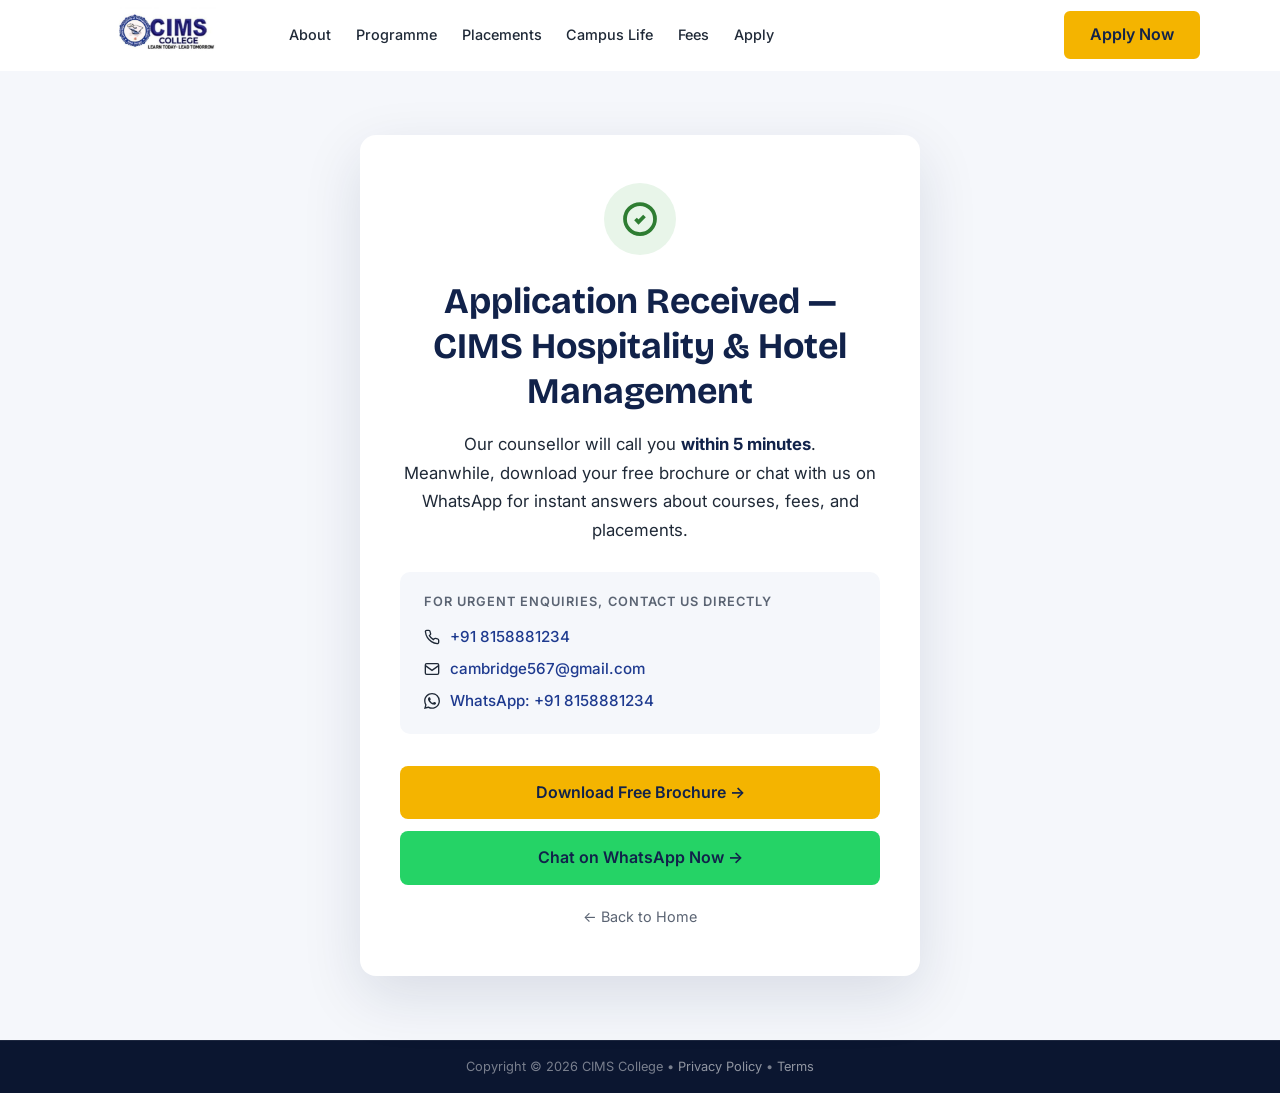
<file: thankyou.html>
<!DOCTYPE html>
<html lang="en">

<head>

  <!-- Event snippet for Hotel Management — Course-Submit lead form conversion page -->
  <!-- Google tag (gtag.js) -->
  <script async src="https://www.googletagmanager.com/gtag/js?id=AW-11150551508"></script>
  <script> window.dataLayer = window.dataLayer || []; function gtag() { dataLayer.push(arguments); } gtag('js', new Date()); gtag('config', 'AW-11150551508'); </script>

  <meta charset="UTF-8">
  <meta name="viewport" content="width=device-width, initial-scale=1.0">
  <title>Thank You — CIMS Hospitality &amp; Hotel Management</title>
  <meta name="description" content="Thank you for your enquiry. Our counsellor will call you within 5 minutes.">
  <meta name="robots" content="noindex, nofollow">
  <link rel="canonical" href="https://cimsgroup.org/hotel-management/thankyou.html">

  <!-- Google Fonts -->
  <link rel="preconnect" href="https://fonts.googleapis.com">
  <link rel="preconnect" href="https://fonts.gstatic.com" crossorigin>
  <link
    href="https://fonts.googleapis.com/css2?family=Playfair+Display:wght@600;700;800&family=Inter:wght@400;500;600;700&family=Bricolage+Grotesque:opsz,wght@12..96,600;12..96,700;12..96,800&display=swap"
    rel="stylesheet">

  <link rel="stylesheet" href="styles.css">

  <style>
    :root {
      --sbihm-red: #1E3A8F;
      --sbihm-red-dark: #11224A;
      --sbihm-red-soft: #EAF0FB;
      --sbihm-black: #11224A;
      --sbihm-charcoal: #1F2937;
      --sbihm-gold: #F4B400;
      --sbihm-gold-light: #FAD74A;
      --sbihm-cream: #F5F7FB;
      --sbihm-paper: #FFFFFF;
      --sbihm-line: #DDE4EF;
      --sbihm-mute: #5B6473;
      --sbihm-success: #2E7D32;
      --sbihm-shadow: 0 8px 30px rgba(17, 34, 74, 0.08);
      --sbihm-shadow-lg: 0 20px 60px rgba(17, 34, 74, 0.12);
      --font-display: 'Bricolage Grotesque', 'Playfair Display', Georgia, serif;
      --font-serif: 'Playfair Display', Georgia, serif;
      --font-body: 'Inter', -apple-system, BlinkMacSystemFont, sans-serif;
    }

    *,
    *::before,
    *::after {
      box-sizing: border-box;
      margin: 0;
      padding: 0;
    }

    body {
      font-family: var(--font-body);
      color: var(--sbihm-black);
      background: var(--sbihm-paper);
      line-height: 1.6;
    }

    /* ── Thank-You Page Layout ── */
    .thankyou-page {
      min-height: calc(100vh - 120px);
      display: flex;
      align-items: center;
      justify-content: center;
      padding: 4rem 1.25rem;
      background: var(--sbihm-cream);
    }

    .thankyou-card {
      background: var(--sbihm-paper);
      border-radius: 16px;
      box-shadow: var(--sbihm-shadow-lg);
      padding: 3rem 2.5rem;
      max-width: 560px;
      width: 100%;
      text-align: center;
    }

    .thankyou-card__icon {
      width: 72px;
      height: 72px;
      background: #E8F5E9;
      border-radius: 50%;
      display: flex;
      align-items: center;
      justify-content: center;
      margin: 0 auto 1.5rem;
    }

    .thankyou-card__icon svg {
      color: var(--sbihm-success);
    }

    .thankyou-card__heading {
      font-family: var(--font-display);
      font-size: clamp(1.6rem, 3vw + 0.5rem, 2.25rem);
      font-weight: 700;
      color: var(--sbihm-black);
      line-height: 1.25;
      margin-bottom: 1rem;
    }

    .thankyou-card__body {
      font-size: 1.05rem;
      color: var(--sbihm-charcoal);
      margin-bottom: 1.75rem;
      line-height: 1.7;
    }

    .thankyou-card__body strong {
      color: var(--sbihm-black);
    }

    .thankyou-card__contact {
      background: var(--sbihm-cream);
      border-radius: 10px;
      padding: 1.25rem 1.5rem;
      margin-bottom: 2rem;
      text-align: left;
    }

    .thankyou-card__contact-title {
      font-size: 0.8rem;
      font-weight: 600;
      text-transform: uppercase;
      letter-spacing: 0.08em;
      color: var(--sbihm-mute);
      margin-bottom: 0.75rem;
    }

    .thankyou-card__contact-item {
      display: flex;
      align-items: center;
      gap: 0.625rem;
      font-size: 0.95rem;
      color: var(--sbihm-charcoal);
      margin-bottom: 0.5rem;
    }

    .thankyou-card__contact-item:last-child {
      margin-bottom: 0;
    }

    .thankyou-card__contact-link {
      color: var(--sbihm-red);
      text-decoration: none;
      font-weight: 500;
    }

    .thankyou-card__contact-link:hover {
      text-decoration: underline;
    }

    .thankyou-card__cta {
      display: inline-flex;
      align-items: center;
      gap: 0.5rem;
      background: var(--sbihm-gold);
      color: var(--sbihm-black);
      font-family: var(--font-body);
      font-size: 1rem;
      font-weight: 600;
      padding: 0.875rem 2rem;
      border-radius: 8px;
      text-decoration: none;
      transition: background 0.2s, transform 0.15s;
      border: none;
      cursor: pointer;
    }

    .thankyou-card__cta:hover {
      background: var(--sbihm-gold-light);
      transform: translateY(-1px);
    }

    @media (max-width: 480px) {
      .thankyou-card {
        padding: 2rem 1.25rem;
      }

      .thankyou-card__cta {
        width: 100%;
        justify-content: center;
      }
    }
  </style>
</head>

<body>

  <!-- Google Tag Manager (noscript) -->
  <noscript><iframe src="https://www.googletagmanager.com/ns.html?id=GTM-P2X9CBQM" height="0" width="0"
      style="display:none;visibility:hidden"></iframe></noscript>
  <!-- End Google Tag Manager (noscript) -->

  <!-- ===== SITE HEADER ===== -->
  <header class="site-header" id="site-header" role="banner">
    <div class="site-header__inner">
      <a href="index.html" class="site-header__logo" aria-label="CIMS College Home">
        <img src="assets/images/CIMS_logo.jpeg"
          alt="CIMS College — Cambridge Institute of Management Studies, West Bengal" width="200" height="52"
          loading="eager">
      </a>
      <nav class="site-nav" id="site-nav" aria-label="Main navigation">
        <ul class="site-nav__list" role="list">
          <li><a href="index.html#about" class="site-nav__link">About</a></li>
          <li><a href="index.html#programme" class="site-nav__link">Programme</a></li>
          <li><a href="index.html#placements" class="site-nav__link">Placements</a></li>
          <li><a href="index.html#campus" class="site-nav__link">Campus Life</a></li>
          <li><a href="index.html#fees" class="site-nav__link">Fees</a></li>
          <li><a href="index.html#apply" class="site-nav__link">Apply</a></li>
        </ul>
      </nav>
      <div class="site-header__actions">
        <a href="index.html#apply" class="btn btn--gold">Apply Now</a>
      </div>
    </div>
  </header>

  <!-- ===== THANK YOU CONTENT ===== -->
  <main id="main-content">
    <section class="thankyou-page" aria-labelledby="thankyou-heading">
      <div class="thankyou-card">

        <!-- Success icon -->
        <div class="thankyou-card__icon" aria-hidden="true">
          <svg viewBox="0 0 24 24" fill="none" stroke="currentColor" stroke-width="2.5" width="36" height="36">
            <circle cx="12" cy="12" r="10" />
            <path d="M9 12l2 2 4-4" />
          </svg>
        </div>

        <h1 class="thankyou-card__heading" id="thankyou-heading">
          Application Received — CIMS Hospitality &amp; Hotel Management
        </h1>

        <p class="thankyou-card__body">
          Our counsellor will call you <strong>within 5 minutes</strong>.<br>
          Meanwhile, download your free brochure or chat with us on WhatsApp for instant answers about
          courses, fees, and placements.
        </p>

        <div class="thankyou-card__contact" role="complementary" aria-label="Contact details for urgent enquiries">
          <p class="thankyou-card__contact-title">For urgent enquiries, contact us directly</p>

          <div class="thankyou-card__contact-item">
            <svg viewBox="0 0 24 24" fill="none" stroke="currentColor" stroke-width="2" width="16" height="16"
              aria-hidden="true">
              <path
                d="M22 16.92v3a2 2 0 01-2.18 2 19.79 19.79 0 01-8.63-3.07 19.5 19.5 0 01-6-6 19.79 19.79 0 01-3.07-8.67A2 2 0 014.11 2h3a2 2 0 012 1.72c.127.96.361 1.903.7 2.81a2 2 0 01-.45 2.11L8.09 9.91a16 16 0 006 6l1.27-1.27a2 2 0 012.11-.45c.907.339 1.85.573 2.81.7A2 2 0 0122 16.92z" />
            </svg>
            <a href="tel:+918158881234" class="thankyou-card__contact-link">+91 8158881234</a>
          </div>

          <div class="thankyou-card__contact-item">
            <svg viewBox="0 0 24 24" fill="none" stroke="currentColor" stroke-width="2" width="16" height="16"
              aria-hidden="true">
              <rect x="2" y="4" width="20" height="16" rx="2" />
              <path d="M22 7l-10 7L2 7" />
            </svg>
            <a href="mailto:cambridge567@gmail.com" class="thankyou-card__contact-link">cambridge567@gmail.com</a>
          </div>

          <div class="thankyou-card__contact-item">
            <svg viewBox="0 0 24 24" fill="currentColor" width="16" height="16" aria-hidden="true">
              <path
                d="M17.472 14.382c-.297-.149-1.758-.867-2.03-.967-.273-.099-.471-.148-.67.15-.197.297-.767.966-.94 1.164-.173.199-.347.223-.644.075-.297-.15-1.255-.463-2.39-1.475-.883-.788-1.48-1.761-1.653-2.059-.173-.297-.018-.458.13-.606.134-.133.298-.347.446-.52.149-.174.198-.298.298-.497.099-.198.05-.371-.025-.52-.075-.149-.669-1.612-.916-2.207-.242-.579-.487-.5-.669-.51-.173-.008-.371-.01-.57-.01-.198 0-.52.074-.792.372-.272.297-1.04 1.016-1.04 2.479 0 1.462 1.065 2.875 1.213 3.074.149.198 2.096 3.2 5.077 4.487.709.306 1.262.489 1.694.625.712.227 1.36.195 1.871.118.571-.085 1.758-.719 2.006-1.413.248-.694.248-1.289.173-1.413-.074-.124-.272-.198-.57-.347m-5.421 7.403h-.004a9.87 9.87 0 01-5.031-1.378l-.361-.214-3.741.982.998-3.648-.235-.374a9.86 9.86 0 01-1.51-5.26c.001-5.45 4.436-9.884 9.888-9.884 2.64 0 5.122 1.03 6.988 2.898a9.825 9.825 0 012.893 6.994c-.003 5.45-4.437 9.884-9.885 9.884m8.413-18.297A11.815 11.815 0 0012.05 0C5.495 0 .16 5.335.157 11.892c0 2.096.547 4.142 1.588 5.945L.057 24l6.305-1.654a11.882 11.882 0 005.683 1.448h.005c6.554 0 11.89-5.335 11.893-11.893a11.821 11.821 0 00-3.48-8.413z" />
            </svg>
            <a href="https://wa.me/918158881234" class="thankyou-card__contact-link" target="_blank"
              rel="noopener noreferrer">WhatsApp: +91 8158881234</a>
          </div>
        </div>

        <div style="display:flex;flex-direction:column;gap:0.75rem;width:100%;">
          <a href="assets/campus/Prospectus%20CIMS%202026.pdf" download="Prospectus_CIMS_2026.pdf"
            class="thankyou-card__cta" style="justify-content:center;">
            Download Free Brochure →
          </a>
          <a href="https://wa.me/918158881234?text=Hi%20CIMS%2C%20I%20just%20submitted%20my%20Hotel%20Management%20enquiry"
            class="thankyou-card__cta" style="background:#25D366;justify-content:center;" target="_blank"
            rel="noopener noreferrer">
            Chat on WhatsApp Now →
          </a>
          <a href="index.html"
            style="display:block;margin-top:0.5rem;font-size:0.9rem;color:var(--sbihm-mute);text-decoration:none;text-align:center;">
            ← Back to Home
          </a>
        </div>

      </div>
    </section>
  </main>

  <!-- ===== FOOTER ===== -->
  <footer class="site-footer" role="contentinfo">
    <div class="site-footer__sub">
      <div class="container">
        <p class="site-footer__sub-text">
          Copyright &copy; 2026 CIMS College &bull;
          <a href="index.html" class="site-footer__sub-link">Privacy Policy</a> &bull;
          <a href="index.html" class="site-footer__sub-link">Terms</a>
        </p>
      </div>
    </div>
  </footer>

  <script src="script.js" defer></script>
</body>

</html>
</file>
<file: styles.css>
/* ==========================================================================
   CIMS College — Cambridge Institute of Management Studies
   Allied Health Science (Paramedical) Landing Page — styles.css
   Plan D Media | 2026
   Mobile-first. CSS custom properties. No frameworks.
   Sections:
   1. Reset & Base
   2. Layout Utilities
   3. Typography
   4. Buttons
   5. Utility Bar
   6. Header & Navigation
   7. Mobile Drawer
   8. Side CTA & Mobile Bottom Bar
   9. Call Now FAB
  10. Hero
  11. Stats Strip
  12. USP Cards (Why CIMS)
  13. Programme Section
  14. Career Outcomes
  15. Partners Logo Wall
  16. Campus Bento Grid
  17. Testimonials Carousel
  18. Benefits Section
  19. Admission Steps
  20. FAQ Accordion
  21. Apply / Lead Form Section
  22. CTA Banner
  23. Footer
  24. Modals
  25. Scroll-to-top
  26. Animations & Motion
   ========================================================================== */

/* ─── 1. Reset & Base ─────────────────────────────────────────────────────── */

*,
*::before,
*::after {
  box-sizing: border-box;
  margin: 0;
  padding: 0;
}

html {
  scroll-behavior: smooth;
  font-size: 16px;
  -webkit-text-size-adjust: 100%;
}

body {
  font-family: var(--font-body);
  color: var(--sbihm-black);
  background: var(--sbihm-paper);
  line-height: 1.6;
  overflow-x: hidden;
}

img,
picture,
video,
canvas,
svg {
  display: block;
  max-width: 100%;
}

input,
button,
textarea,
select {
  font: inherit;
}

p,
h1,
h2,
h3,
h4,
h5,
h6 {
  overflow-wrap: break-word;
}

ul,
ol {
  list-style: none;
}

a {
  color: inherit;
  text-decoration: none;
}

button {
  cursor: pointer;
  border: none;
  background: none;
}

.skip-link {
  position: absolute;
  top: -100px;
  left: 1rem;
  padding: 0.5rem 1rem;
  background: var(--sbihm-gold);
  color: var(--sbihm-black);
  font-weight: 600;
  border-radius: 0 0 4px 4px;
  z-index: 1000;
  transition: top 0.2s;
}

.skip-link:focus {
  top: 0;
}

/* ─── 2. Layout Utilities ─────────────────────────────────────────────────── */

.container {
  width: 100%;
  max-width: 1200px;
  margin-inline: auto;
  padding-inline: clamp(1rem, 4vw, 2.5rem);
}

.container--narrow {
  max-width: 800px;
}

.section {
  padding-block: clamp(3rem, 6vw, 6rem);
}

.section--cream {
  background: var(--sbihm-cream);
}

.section__header {
  text-align: center;
  max-width: 760px;
  margin-inline: auto;
  margin-bottom: clamp(2rem, 4vw, 3.5rem);
}

.section__title {
  font-family: var(--font-display);
  font-size: var(--fs-h2);
  font-weight: 800;
  line-height: 1.1;
  color: var(--sbihm-black);
  margin-bottom: 0.75rem;
}

.section__subtitle {
  font-size: var(--fs-lead);
  color: var(--sbihm-charcoal);
  line-height: 1.6;
}

.text-red {
  color: var(--sbihm-red);
}

.text-gold {
  color: var(--sbihm-gold);
}

/* ─── 3. Typography ───────────────────────────────────────────────────────── */

.icon {
  flex-shrink: 0;
}

.icon--sm {
  width: 16px;
  height: 16px;
}

/* ─── 4. Buttons ──────────────────────────────────────────────────────────── */

.btn {
  display: inline-flex;
  align-items: center;
  justify-content: center;
  gap: 0.4em;
  padding: 0.75rem 1.5rem;
  font-family: var(--font-body);
  font-size: 1rem;
  font-weight: 600;
  line-height: 1.2;
  border-radius: 6px;
  transition:
    background 0.18s ease,
    color 0.18s ease,
    transform 0.12s ease,
    box-shadow 0.18s ease;
  cursor: pointer;
  text-align: center;
  min-height: 44px;
  border: 2px solid transparent;
}

.btn:focus-visible {
  outline: 3px solid var(--sbihm-gold);
  outline-offset: 3px;
}

.btn--gold {
  background: var(--sbihm-gold);
  color: var(--sbihm-black);
  border-color: var(--sbihm-gold);
}

.btn--gold:hover {
  background: #d4a000;
  border-color: #d4a000;
  transform: translateY(-1px);
  box-shadow: 0 6px 20px rgba(244, 180, 0, 0.35);
}

.btn--gold:active {
  transform: translateY(0);
}

/* Primary CTA — CIMS royal blue */
.btn--primary {
  background: #1E3A8F;
  color: white;
  border-color: #1E3A8F;
}

.btn--primary:hover {
  background: #11224A;
  border-color: #11224A;
  transform: translateY(-1px);
  box-shadow: 0 6px 20px rgba(30, 58, 143, 0.35);
}

.btn--primary:active {
  transform: translateY(0);
}

.btn--outline-white {
  background: transparent;
  color: white;
  border-color: rgba(255, 255, 255, 0.7);
}

.btn--outline-white:hover {
  background: rgba(255, 255, 255, 0.1);
  border-color: white;
}

.btn--outline-red {
  background: transparent;
  color: var(--sbihm-red);
  border-color: var(--sbihm-red);
}

.btn--outline-red:hover {
  background: var(--sbihm-red-soft);
}

.btn--text {
  background: transparent;
  color: var(--sbihm-charcoal);
  padding: 0.5rem 0.75rem;
  font-weight: 500;
  border: none;
}

.btn--text:hover {
  color: var(--sbihm-red);
}

.btn--whatsapp {
  background: #25d366;
  color: white;
  border-color: #25d366;
}

.btn--whatsapp:hover {
  background: #1da851;
  border-color: #1da851;
  transform: translateY(-1px);
}

.btn--large {
  padding: 0.9rem 2rem;
  font-size: 1.05rem;
}

.btn--full {
  width: 100%;
}

.btn--submit {
  padding: 1rem;
  font-size: 1.05rem;
  font-weight: 700;
  letter-spacing: 0.01em;
}

/* ─── 5. Utility Bar ──────────────────────────────────────────────────────── */

.utility-bar {
  background: var(--sbihm-black);
  color: white;
  font-size: var(--fs-small);
  height: 35px;
  display: flex;
  align-items: center;
}

.utility-bar__inner {
  width: 100%;
  max-width: 1200px;
  margin-inline: auto;
  padding-inline: clamp(1rem, 4vw, 2.5rem);
  display: flex;
  flex-wrap: wrap;
  align-items: center;
  justify-content: space-between;
  gap: 1rem;
}

.utility-bar__announce {
  display: none;
  align-items: center;
  gap: 0.4rem;
  font-weight: 500;
}

.utility-bar__contact {
  display: flex;
  align-items: center;
  gap: 1rem;
  margin-inline: auto;
}

.utility-bar__link {
  display: inline-flex;
  align-items: center;
  gap: 0.35rem;
  color: rgba(255, 255, 255, 0.85);
  font-weight: 500;
  transition: color 0.15s;
}

.utility-bar__link:hover {
  color: var(--sbihm-gold);
}

.utility-bar__whatsapp {
  color: #4ade80;
}

.utility-bar__whatsapp:hover {
  color: #22c55e;
}

@media (min-width: 768px) {
  .utility-bar__announce {
    display: inline-flex;
  }

  .utility-bar__contact {
    margin-inline: 0;
  }
}

/* ─── 6. Header & Navigation ──────────────────────────────────────────────── */

.site-header {
  position: sticky;
  top: 0;
  z-index: 900;
  background: var(--sbihm-paper);
  border-bottom: 1px solid transparent;
  transition:
    border-color 0.2s,
    box-shadow 0.2s;
}

.site-header.scrolled {
  border-bottom-color: var(--sbihm-line);
  box-shadow: var(--sbihm-shadow);
}

.site-header__inner {
  max-width: 1200px;
  margin-inline: auto;
  padding-inline: clamp(1rem, 4vw, 2.5rem);
  height: 70px;
  display: flex;
  align-items: center;
  gap: 1.5rem;
}

.site-header__logo img {
  height: 60px;
  width: auto;
}

.site-nav {
  display: none;
  flex: 1;
}

.site-nav__list {
  display: flex;
  align-items: center;
  gap: 0.25rem;
}

.site-nav__link {
  padding: 0.4rem 0.65rem;
  font-size: 0.9rem;
  font-weight: 500;
  color: var(--sbihm-charcoal);
  border-radius: 4px;
  transition:
    color 0.15s,
    background 0.15s;
  white-space: nowrap;
}

.site-nav__link:hover,
.site-nav__link[aria-current="page"] {
  color: var(--sbihm-red);
  background: var(--sbihm-red-soft);
}

.site-nav__link:focus-visible {
  outline: 2px solid var(--sbihm-gold);
  outline-offset: 2px;
}

.site-header__actions {
  display: none;
  align-items: center;
  gap: 0.5rem;
  margin-left: auto;
}

.hamburger {
  display: flex;
  flex-direction: column;
  justify-content: space-between;
  width: 44px;
  height: 44px;
  padding: 12px 8px;
  margin-left: auto;
  cursor: pointer;
  background: none;
  border: none;
}

.hamburger:focus-visible {
  outline: 2px solid var(--sbihm-gold);
  outline-offset: 4px;
  border-radius: 2px;
}

.hamburger__bar {
  display: block;
  width: 100%;
  height: 2px;
  background: var(--sbihm-black);
  border-radius: 2px;
  transition:
    transform 0.2s,
    opacity 0.2s;
}

.hamburger[aria-expanded="true"] .hamburger__bar:nth-child(1) {
  transform: translateY(9px) rotate(45deg);
}

.hamburger[aria-expanded="true"] .hamburger__bar:nth-child(2) {
  opacity: 0;
}

.hamburger[aria-expanded="true"] .hamburger__bar:nth-child(3) {
  transform: translateY(-9px) rotate(-45deg);
}

@media (min-width: 1024px) {
  .site-header__logo img {
    height: 72px;
  }

  .site-nav {
    display: flex;
  }

  .site-header__actions {
    display: flex;
  }

  .hamburger {
    display: none;
  }
}

/* ─── 7. Mobile Drawer ────────────────────────────────────────────────────── */

.mobile-drawer {
  position: fixed;
  inset: 0;
  z-index: 950;
  display: flex;
  pointer-events: none;
  visibility: hidden;
}

.mobile-drawer[aria-hidden="false"] {
  pointer-events: auto;
  visibility: visible;
}

.mobile-drawer__backdrop {
  position: absolute;
  inset: 0;
  background: rgba(26, 26, 26, 0.55);
  opacity: 0;
  transition: opacity 0.25s;
}

.mobile-drawer[aria-hidden="false"] .mobile-drawer__backdrop {
  opacity: 1;
}

.mobile-drawer__panel {
  position: relative;
  background: var(--sbihm-paper);
  width: min(320px, 90vw);
  height: 100%;
  margin-left: auto;
  padding: 2rem 1.5rem;
  display: flex;
  flex-direction: column;
  gap: 2rem;
  transform: translateX(100%);
  transition: transform 0.28s cubic-bezier(0.4, 0, 0.2, 1);
  overflow-y: auto;
}

.mobile-drawer[aria-hidden="false"] .mobile-drawer__panel {
  transform: translateX(0);
}

.mobile-drawer__close {
  position: absolute;
  top: 1rem;
  right: 1rem;
  width: 44px;
  height: 44px;
  display: flex;
  align-items: center;
  justify-content: center;
  border-radius: 50%;
  color: var(--sbihm-charcoal);
  transition: background 0.15s;
}

.mobile-drawer__close:hover {
  background: var(--sbihm-line);
}

.mobile-drawer__close:focus-visible {
  outline: 2px solid var(--sbihm-gold);
}

.mobile-drawer__list {
  display: flex;
  flex-direction: column;
  margin-top: 2rem;
}

.mobile-drawer__link {
  display: block;
  padding: 0.85rem 0;
  font-size: 1.1rem;
  font-weight: 600;
  color: var(--sbihm-black);
  border-bottom: 1px solid var(--sbihm-line);
  transition: color 0.15s;
}

.mobile-drawer__link:hover {
  color: var(--sbihm-red);
}

.mobile-drawer__ctas {
  display: flex;
  flex-direction: column;
  gap: 0.75rem;
  margin-top: auto;
}

/* ─── 8. Side CTA & Mobile Bottom Bar ────────────────────────────────────── */

.side-cta {
  display: none;
  position: fixed;
  right: 0;
  top: 50%;
  transform: translateY(-50%);
  z-index: 800;
  background: var(--sbihm-red);
  color: white;
  font-size: 0.8rem;
  font-weight: 700;
  letter-spacing: 0.05em;
  text-transform: uppercase;
  padding: 0.75rem 0.5rem;
  border-radius: 6px 0 0 6px;
  writing-mode: vertical-rl;
  text-orientation: mixed;
  transform: translateY(-50%) rotate(180deg);
  transition:
    background 0.18s,
    right 0.15s;
  box-shadow: -2px 4px 12px rgba(0, 0, 0, 0.2);
}

/* Undo the rotate for the translateY positioning */
.side-cta {
  transform-origin: right center;
  right: 0;
  top: 50%;
  transform: translateY(-50%);
}

.side-cta span {
  display: block;
  writing-mode: vertical-lr;
  transform: rotate(180deg);
}

.side-cta:hover {
  background: var(--sbihm-red-dark);
}

.side-cta:focus-visible {
  outline: 3px solid var(--sbihm-gold);
  outline-offset: 3px;
}

@media (min-width: 768px) {
  .side-cta {
    display: flex;
    align-items: center;
    justify-content: center;
  }
}

.mobile-bottom-cta {
  display: block;
  position: fixed;
  bottom: 0;
  left: 0;
  right: 0;
  z-index: 800;
  background: var(--sbihm-gold);
}

.mobile-bottom-cta__link {
  display: block;
  width: 100%;
  text-align: center;
  padding: 0.9rem 1rem;
  font-weight: 700;
  font-size: 1rem;
  color: var(--sbihm-black);
  min-height: 54px;
  display: flex;
  align-items: center;
  justify-content: center;
}

.mobile-bottom-cta__link:focus-visible {
  outline: 3px solid var(--sbihm-black);
  outline-offset: -3px;
}

@media (min-width: 768px) {
  .mobile-bottom-cta {
    display: none;
  }
}

/* ─── 9. Call Now FAB ─────────────────────────────────────────────────────── */

.call-fab {
  position: fixed;
  bottom: 80px;
  right: 1.25rem;
  z-index: 800;
  width: 60px;
  height: 60px;
  border-radius: 50%;
  background: #1E3A8F;
  display: flex;
  align-items: center;
  justify-content: center;
  box-shadow: 0 4px 16px rgba(30, 58, 143, 0.45);
  transition:
    transform 0.2s,
    box-shadow 0.2s;
  animation: call-bounce 5s ease-in-out infinite;
}

.call-fab:hover {
  transform: scale(1.08);
  box-shadow: 0 6px 24px rgba(30, 58, 143, 0.55);
  animation-play-state: paused;
}

.call-fab:focus-visible {
  outline: 3px solid var(--sbihm-gold);
  outline-offset: 4px;
}

.call-fab__icon {
  width: 32px;
  height: 32px;
  flex-shrink: 0;
}

.call-fab__tooltip {
  position: absolute;
  right: calc(100% + 12px);
  top: 50%;
  transform: translateY(-50%);
  background: var(--sbihm-black);
  color: white;
  font-size: 0.8rem;
  font-weight: 500;
  white-space: nowrap;
  padding: 0.4rem 0.75rem;
  border-radius: 4px;
  pointer-events: none;
  opacity: 0;
  transition: opacity 0.2s;
}

.call-fab__tooltip::after {
  content: "";
  position: absolute;
  left: 100%;
  top: 50%;
  transform: translateY(-50%);
  border: 5px solid transparent;
  border-left-color: var(--sbihm-black);
}

.call-fab:hover .call-fab__tooltip {
  opacity: 1;
}

@media (min-width: 768px) {
  .call-fab {
    bottom: 2rem;
  }
}

/* ─── 10. Hero ────────────────────────────────────────────────────────────── */

.hero {
  position: relative;
  padding-block: clamp(6.5rem, 3vw, 2.5rem);
  padding-bottom: 1 rem;
  background: var(--sbihm-black);
}

.hero::before {
  content: "";
  position: absolute;
  top: 0;
  left: 0;
  right: 0;
  bottom: 0;
  background-size: cover;
  background-position: center;
  background-image: url("assets/campus/Campus1.jpeg");
  animation: heroSlideShow 24s infinite;
  z-index: 0;
}

@keyframes heroSlideShow {
  0% {
    background-image: url("assets/campus/Campus1.jpeg");
  }

  33.33% {
    background-image: url("assets/campus/Campus1.jpeg");
  }

  33.34% {
    background-image: url("assets/campus/Campus4.jpeg");
  }

  100% {
    background-image: url("assets/campus/Campus4.jpeg");
  }
}

.hero::after {
  content: "";
  position: absolute;
  top: 0;
  left: 0;
  right: 0;
  bottom: 0;
  background: linear-gradient(
    135deg,
    rgba(17, 34, 74, 0.82) 0%,
    rgba(17, 34, 74, 0.70) 100%
  );
  z-index: 1;
}

.hero__inner {
  max-width: 1200px;
  margin-inline: auto;
  padding-inline: clamp(1rem, 4vw, 2.5rem);
  display: flex;
  flex-direction: column;
  gap: 3rem;
  align-items: flex-start;
  position: relative;
  z-index: 2;
}

.hero__content {
  flex: 1;
  color: white;
  max-width: 550px;
  position: relative;
  z-index: 3;
}

.hero__pre-headline {
  display: inline-flex;
  align-items: center;
  gap: 0.5rem;
  font-size: 0.65rem;
  font-weight: 700;
  letter-spacing: 0.12em;
  text-transform: uppercase;
  color: var(--sbihm-gold);
  margin-bottom: 0.75rem;
  background: rgba(255, 255, 255, 0.08);
  padding: 0.28rem 0.6rem;
  border-radius: 999px;
  border: 1px solid rgba(212, 160, 23, 0.4);
}

.hero__headline {
  font-family: var(--font-display);
  font-size: clamp(1.8rem, 3.5vw + 0.8rem, 3rem);
  font-weight: 800;
  line-height: 1.06;
  color: white;
  margin-bottom: 0.85rem;
}

.hero__sub {
  font-size: clamp(0.85rem, 0.3vw + 0.8rem, 0.95rem);
  line-height: 1.6;
  color: rgba(255, 255, 255, 0.9);
  margin-bottom: 1rem;
  max-width: 58ch;
}

.hero__badges {
  display: flex;
  flex-wrap: wrap;
  gap: 0.4rem;
  margin-bottom: 1.25rem;
}

.hero__badge {
  font-size: 0.68rem;
  font-weight: 700;
  letter-spacing: 0.06em;
  color: white;
  background: rgba(255, 255, 255, 0.15);
  border: 1px solid rgba(255, 255, 255, 0.35);
  padding: 0.24rem 0.55rem;
  border-radius: 4px;
}

.hero__ctas {
  display: flex;
  flex-wrap: wrap;
  gap: 0.6rem;
  margin-bottom: 0.75rem;
}

.hero__trust-micro {
  display: flex;
  flex-wrap: wrap;
  gap: 0.75rem;
  font-size: 0.75rem;
  color: rgba(255, 255, 255, 0.8);
  font-weight: 500;
}

.hero__visual {
  position: relative;
  width: min(100%, 380px);
  z-index: 3;
  margin-top: 1rem;
}

.hero__image-wrap {
  position: relative;
  display: inline-block;
  width: 100%;
  max-width: 480px;
}

.hero__image {
  width: 100%;
  height: auto;
  display: block;
  border-radius: 12px 12px 0 0;
  object-fit: cover;
  object-position: top center;
  aspect-ratio: 4/5;

  /* Placeholder gradient while image loads */
  background: linear-gradient(
    160deg,
    rgba(255, 255, 255, 0.1) 0%,
    rgba(255, 255, 255, 0.05) 100%
  );
}

.hero__rating-card {
  position: absolute;
  top: 1.5rem;
  right: -0.5rem;
  background: white;
  border-radius: 10px;
  padding: 0.85rem 1rem;
  box-shadow: var(--sbihm-shadow-lg);
  min-width: 160px;
  text-align: center;
}

.hero__rating-stars {
  color: var(--sbihm-gold);
  font-size: 0.9rem;
  letter-spacing: 0.05em;
  margin-bottom: 0.15rem;
}

.hero__rating-score {
  font-family: var(--font-display);
  font-size: 1.75rem;
  font-weight: 800;
  color: var(--sbihm-black);
  line-height: 1;
}

.hero__rating-max {
  font-size: 1rem;
  color: var(--sbihm-mute);
  font-weight: 500;
}

.hero__rating-label {
  font-size: 0.72rem;
  color: var(--sbihm-mute);
  margin-top: 0.25rem;
  line-height: 1.35;
}

.hero__rating-logos {
  display: flex;
  align-items: center;
  justify-content: center;
  gap: 0.5rem;
  margin-top: 0.4rem;
  color: var(--sbihm-mute);
}

@media (min-width: 768px) {
  .hero__inner {
    flex-direction: row;
    align-items: center;
    justify-content: space-between;
    gap: 3rem;
    max-width: none;
    padding-inline-end: 0;
  }

  .hero__content {
    padding-top: 0;
  }

  .hero__visual {
    width: auto;
    flex-shrink: 0;
    margin-top: 0;
    margin-left: auto;
    display: flex;
    justify-content: flex-end;
    padding-right: clamp(1rem, 2vw, 2rem);
  }

  .hero__image-wrap {
    max-width: 100%;
  }

  .hero__rating-card {
    right: -1rem;
  }
}

@media (max-width: 767px) {
  /* Stacked layout on small screens is now the default, but keeping this block in case other mobile tweaks are needed */
  .hero__content {
    padding-top: 0.5rem;
  }

  .hero__visual {
    margin-top: 1rem;
    padding-right: 0;
    width: 100%;
  }

  .hero-form {
    width: 100%;
    max-width: 100%;
  }
}

@media (min-width: 1024px) {
  .hero__visual {
    width: 42%;
  }
}

/* ─── 10b. Hero Enquiry Form ─────────────────────────────────────────────── */

.hero__image-wrap {
  max-width: 100%;
}

.hero-form {
  background: rgba(255, 255, 255, 0.07);
  backdrop-filter: blur(18px);
  -webkit-backdrop-filter: blur(18px);
  border: 1px solid rgba(255, 255, 255, 0.18);
  border-radius: 14px;
  padding: 0;
  overflow: hidden;
  box-shadow:
    0 8px 32px rgba(0, 0, 0, 0.18),
    0 0 0 1px rgba(255, 255, 255, 0.06) inset;
  animation: heroFormSlideIn 0.7s cubic-bezier(0.22, 1, 0.36, 1) forwards;
  opacity: 0;
  transform: translateY(20px);
  max-width: 480px;
  width: 100%;
}

@keyframes heroFormSlideIn {
  to {
    opacity: 1;
    transform: translateY(0);
  }
}

/* Header */
.hero-form__header {
  background: rgba(255, 255, 255, 0.1);
  padding: 0.75rem 1rem;
  border-bottom: 1px solid rgba(255, 255, 255, 0.12);
}

.hero-form__badge-strip {
  display: inline-flex;
  align-items: center;
  gap: 0.45rem;
  font-size: 0.6rem;
  font-weight: 700;
  letter-spacing: 0.1em;
  text-transform: uppercase;
  color: var(--sbihm-gold-light);
  margin-bottom: 0.35rem;
}

.hero-form__live-dot {
  width: 8px;
  height: 8px;
  border-radius: 50%;
  background: #4ade80;
  display: inline-block;
  animation: livePulse 2s ease-in-out infinite;
  flex-shrink: 0;
}

@keyframes livePulse {
  0%,
  100% {
    opacity: 1;
    box-shadow: 0 0 0 0 rgba(74, 222, 128, 0.5);
  }

  50% {
    opacity: 0.7;
    box-shadow: 0 0 0 6px rgba(74, 222, 128, 0);
  }
}

.hero-form__title {
  font-family: var(--font-display);
  font-size: clamp(1rem, 1.2vw + 0.5rem, 1.2rem);
  font-weight: 800;
  color: white;
  line-height: 1.15;
  margin-bottom: 0.2rem;
}

.hero-form__subtitle {
  font-size: 0.72rem;
  color: rgba(255, 255, 255, 0.7);
  line-height: 1.4;
}

/* Form Body */
.hero-form__body {
  padding: 0.75rem 1rem 1rem;
  display: flex;
  flex-direction: column;
  gap: 0.5rem;
}

/* Field Groups */
.hero-form__group {
  display: flex;
  flex-direction: column;
  gap: 0.3rem;
}

.hero-form__label {
  font-size: 0.68rem;
  font-weight: 600;
  color: rgba(255, 255, 255, 0.85);
  letter-spacing: 0.02em;
}

.hero-form__req {
  color: var(--sbihm-gold);
  font-weight: 700;
}

/* Input Wrap */
.hero-form__input-wrap {
  position: relative;
  display: flex;
  align-items: center;
}

.hero-form__field-icon {
  position: absolute;
  left: 0.85rem;
  color: rgba(255, 255, 255, 0.45);
  pointer-events: none;
  z-index: 1;
  flex-shrink: 0;
  transition: color 0.2s;
}

.hero-form__input-wrap:focus-within .hero-form__field-icon {
  color: var(--sbihm-gold);
}

/* Inputs */
.hero-form__input {
  width: 100%;
  padding: 0.42rem 0.6rem 0.42rem 2.2rem;
  font-family: var(--font-body);
  font-size: 0.82rem;
  font-weight: 500;
  color: white;
  background: rgba(255, 255, 255, 0.08);
  border: 1.5px solid rgba(255, 255, 255, 0.18);
  border-radius: 8px;
  outline: none;
  transition:
    border-color 0.2s,
    background 0.2s,
    box-shadow 0.2s;
  min-height: 44px;
}

.hero-form__input::placeholder {
  color: rgba(255, 255, 255, 0.35);
  font-weight: 400;
}

.hero-form__input:hover {
  border-color: rgba(255, 255, 255, 0.3);
  background: rgba(255, 255, 255, 0.1);
}

.hero-form__input:focus {
  border-color: var(--sbihm-gold);
  background: rgba(255, 255, 255, 0.12);
  box-shadow: 0 0 0 3px rgba(244, 180, 0, 0.18);
}

/* Phone specific */
.hero-form__input-wrap--phone {
  position: relative;
}

.hero-form__phone-prefix {
  position: absolute;
  left: 0;
  top: 0;
  bottom: 0;
  display: flex;
  align-items: center;
  gap: 0.35rem;
  padding: 0 0.75rem;
  font-size: 0.85rem;
  font-weight: 600;
  color: rgba(255, 255, 255, 0.7);
  border-right: 1.5px solid rgba(255, 255, 255, 0.15);
  z-index: 1;
  pointer-events: none;
}

.hero-form__phone-prefix .hero-form__field-icon {
  position: static;
  color: rgba(255, 255, 255, 0.45);
}

.hero-form__input--phone {
  padding-left: 5.5rem;
}

/* Select styling */
.hero-form__select {
  appearance: none;
  -webkit-appearance: none;
  cursor: pointer;
}

.hero-form__select option {
  background: var(--sbihm-black);
  color: white;
  padding: 0.5rem;
}

.hero-form__select optgroup {
  background: #2a2a2a;
  color: rgba(255, 255, 255, 0.6);
  font-weight: 700;
  font-size: 0.8rem;
}

.hero-form__input-wrap--select {
  position: relative;
}

.hero-form__select-arrow {
  position: absolute;
  right: 0.85rem;
  color: rgba(255, 255, 255, 0.45);
  pointer-events: none;
  transition:
    transform 0.2s,
    color 0.2s;
}

.hero-form__input-wrap--select:focus-within .hero-form__select-arrow {
  color: var(--sbihm-gold);
  transform: rotate(180deg);
}

/* Checkbox Group */
.hero-form__checkbox-group {
  display: flex;
  flex-wrap: wrap;
  gap: 0.5rem;
}

.hero-form__checkbox {
  position: absolute;
  opacity: 0;
  width: 0;
  height: 0;
  pointer-events: none;
}

.hero-form__checkbox-label {
  display: inline-flex;
  align-items: center;
  gap: 0.5rem;
  cursor: pointer;
  font-size: 0.85rem;
  font-weight: 500;
  color: rgba(255, 255, 255, 0.85);
  padding: 0.55rem 0.85rem;
  background: rgba(255, 255, 255, 0.06);
  border: 1.5px solid rgba(255, 255, 255, 0.15);
  border-radius: 8px;
  transition:
    border-color 0.2s,
    background 0.2s,
    box-shadow 0.2s;
  user-select: none;
}

.hero-form__checkbox-label:hover {
  border-color: rgba(255, 255, 255, 0.3);
  background: rgba(255, 255, 255, 0.1);
}

.hero-form__checkbox-custom {
  width: 18px;
  height: 18px;
  border: 2px solid rgba(255, 255, 255, 0.35);
  border-radius: 4px;
  flex-shrink: 0;
  position: relative;
  transition:
    border-color 0.2s,
    background 0.2s;
}

.hero-form__checkbox-custom::after {
  content: "";
  position: absolute;
  inset: 2px;
  border-radius: 2px;
  background: var(--sbihm-gold);
  opacity: 0;
  transform: scale(0.3);
  transition:
    opacity 0.2s,
    transform 0.2s;
}

.hero-form__checkbox:checked ~ .hero-form__checkbox-custom {
  border-color: var(--sbihm-gold);
  background: rgba(212, 160, 23, 0.1);
}

.hero-form__checkbox:checked ~ .hero-form__checkbox-custom::after {
  opacity: 1;
  transform: scale(1);
}

.hero-form__checkbox:checked ~ span:last-child {
  color: white;
}

.hero-form__checkbox:focus-visible ~ .hero-form__checkbox-custom {
  outline: 2px solid var(--sbihm-gold);
  outline-offset: 2px;
}

/* When the parent label is for a checked checkbox, highlight the whole label */
.hero-form__checkbox:checked + .hero-form__checkbox-custom {
  border-color: var(--sbihm-gold);
  background: rgba(212, 160, 23, 0.1);
}

.hero-form__checkbox:checked + .hero-form__checkbox-custom::after {
  opacity: 1;
  transform: scale(1);
}

/* WhatsApp checkbox special styles */
.hero-form__checkbox-label--whatsapp {
  background: rgba(37, 211, 102, 0.08);
  border-color: rgba(37, 211, 102, 0.25);
  padding: 0.65rem 0.85rem;
  border-radius: 8px;
}

.hero-form__checkbox-label--whatsapp:hover {
  background: rgba(37, 211, 102, 0.14);
  border-color: rgba(37, 211, 102, 0.4);
}

.hero-form__checkbox-custom--whatsapp {
  border-color: rgba(37, 211, 102, 0.5);
}

.hero-form__checkbox:checked ~ .hero-form__checkbox-custom--whatsapp {
  border-color: #25d366;
  background: rgba(37, 211, 102, 0.15);
}

.hero-form__checkbox:checked ~ .hero-form__checkbox-custom--whatsapp::after {
  background: #25d366;
}

.hero-form__whatsapp-text {
  display: inline-flex;
  align-items: center;
  gap: 0.35rem;
  font-size: 0.82rem;
  color: rgba(255, 255, 255, 0.8);
}

.hero-form__whatsapp-text svg {
  flex-shrink: 0;
  display: inline-block;
}

/* Error States */
.hero-form__error {
  font-size: 0.72rem;
  font-weight: 500;
  color: #fca5a5;
  min-height: 0;
  max-height: 0;
  overflow: hidden;
  opacity: 0;
  transition:
    min-height 0.2s,
    max-height 0.2s,
    opacity 0.2s;
}

.hero-form__error:not(:empty) {
  min-height: 1rem;
  max-height: 2rem;
  opacity: 1;
}

.hero-form__group--error .hero-form__input {
  border-color: #f87171;
  background: rgba(248, 113, 113, 0.08);
}

.hero-form__group--error .hero-form__field-icon {
  color: #f87171;
}

.hero-form__group--error .hero-form__checkbox-label {
  border-color: #f87171;
}

/* Submit Button */
.hero-form__submit {
  width: 100%;
  display: flex;
  align-items: center;
  justify-content: center;
  gap: 0.5rem;
  padding: 0.6rem 1rem;
  font-family: var(--font-body);
  font-size: 0.95rem;
  font-weight: 700;
  letter-spacing: 0.02em;
  color: white;
  background: linear-gradient(
    135deg,
    #1E3A8F 0%,
    #2a4fad 50%,
    #11224A 100%
  );
  background-size: 200% 200%;
  border: none;
  border-radius: 8px;
  cursor: pointer;
  min-height: 44px;
  position: relative;
  overflow: hidden;
  transition:
    transform 0.15s,
    box-shadow 0.2s,
    background-position 0.4s;
  box-shadow:
    0 4px 15px rgba(30, 58, 143, 0.35),
    0 1px 3px rgba(0, 0, 0, 0.1);
}

.hero-form__submit:hover {
  transform: translateY(-1px);
  box-shadow:
    0 6px 25px rgba(30, 58, 143, 0.45),
    0 2px 6px rgba(0, 0, 0, 0.12);
  background-position: 100% 100%;
}

.hero-form__submit:active {
  transform: translateY(0);
  box-shadow: 0 2px 8px rgba(30, 58, 143, 0.3);
}

.hero-form__submit:focus-visible {
  outline: 3px solid white;
  outline-offset: 2px;
}

.hero-form__submit::before {
  content: "";
  position: absolute;
  inset: 0;
  background: linear-gradient(
    90deg,
    transparent 0%,
    rgba(255, 255, 255, 0.3) 50%,
    transparent 100%
  );
  transform: translateX(-100%);
  transition: transform 0.6s;
}

.hero-form__submit:hover::before {
  transform: translateX(100%);
}

.hero-form__submit-arrow {
  transition: transform 0.2s;
}

.hero-form__submit:hover .hero-form__submit-arrow {
  transform: translateX(3px);
}

/* Loading state */
.hero-form__submit--loading .hero-form__submit-text,
.hero-form__submit--loading .hero-form__submit-arrow {
  opacity: 0;
}

.hero-form__submit-loader {
  display: none;
  position: absolute;
  width: 22px;
  height: 22px;
  border: 3px solid rgba(255, 255, 255, 0.3);
  border-top-color: white;
  border-radius: 50%;
  animation: formSpin 0.7s linear infinite;
}

.hero-form__submit--loading .hero-form__submit-loader {
  display: block;
}

@keyframes formSpin {
  to {
    transform: rotate(360deg);
  }
}

/* Privacy note */
.hero-form__privacy {
  display: flex;
  align-items: center;
  gap: 0.35rem;
  font-size: 0.7rem;
  color: rgba(255, 255, 255, 0.45);
  line-height: 1.4;
  justify-content: center;
}

.hero-form__privacy svg {
  flex-shrink: 0;
  opacity: 0.5;
}

/* ─── Success Toast Notification ─────────────────────────────────────────── */

.success-toast {
  position: fixed;
  top: 1.25rem;
  right: 1.25rem;
  z-index: 10000;
  display: flex;
  align-items: flex-start;
  gap: 0.85rem;
  background: white;
  border-radius: 14px;
  padding: 1.15rem 1.35rem;
  padding-right: 3rem;
  max-width: 420px;
  width: calc(100% - 2.5rem);
  box-shadow:
    0 20px 60px rgba(0, 0, 0, 0.18),
    0 4px 16px rgba(0, 0, 0, 0.08),
    0 0 0 1px rgba(0, 0, 0, 0.04);
  border-left: 4px solid #22c55e;
  overflow: hidden;

  /* Entrance animation */
  animation: toastSlideIn 0.5s cubic-bezier(0.22, 1, 0.36, 1) forwards;
  transform: translateX(calc(100% + 2rem));
  opacity: 0;
}

.success-toast[hidden] {
  display: none;
}

.success-toast.toast--dismissing {
  animation: toastSlideOut 0.35s cubic-bezier(0.4, 0, 1, 1) forwards;
}

@keyframes toastSlideIn {
  from {
    transform: translateX(calc(100% + 2rem));
    opacity: 0;
  }

  to {
    transform: translateX(0);
    opacity: 1;
  }
}

@keyframes toastSlideOut {
  from {
    transform: translateX(0);
    opacity: 1;
  }

  to {
    transform: translateX(calc(100% + 2rem));
    opacity: 0;
  }
}

.success-toast__icon {
  flex-shrink: 0;
  width: 42px;
  height: 42px;
  border-radius: 50%;
  background: linear-gradient(135deg, #dcfce7 0%, #bbf7d0 100%);
  display: flex;
  align-items: center;
  justify-content: center;
  color: #16a34a;
  animation: toastIconPop 0.4s 0.25s cubic-bezier(0.34, 1.56, 0.64, 1) both;
}

@keyframes toastIconPop {
  0% {
    transform: scale(0);
  }

  100% {
    transform: scale(1);
  }
}

.success-toast__content {
  flex: 1;
  min-width: 0;
}

.success-toast__title {
  font-family: var(--font-display);
  font-size: 1rem;
  font-weight: 800;
  color: var(--sbihm-black);
  line-height: 1.3;
  margin-bottom: 0.2rem;
}

.success-toast__text {
  font-size: 0.82rem;
  color: var(--sbihm-mute);
  line-height: 1.45;
}

.success-toast__close {
  position: absolute;
  top: 0.75rem;
  right: 0.75rem;
  width: 28px;
  height: 28px;
  border-radius: 50%;
  display: flex;
  align-items: center;
  justify-content: center;
  color: var(--sbihm-mute);
  background: none;
  border: none;
  cursor: pointer;
  transition:
    background 0.15s,
    color 0.15s;
}

.success-toast__close:hover {
  background: #f3f4f6;
  color: var(--sbihm-black);
}

.success-toast__close:focus-visible {
  outline: 2px solid var(--sbihm-gold);
  outline-offset: 2px;
}

.success-toast__progress {
  position: absolute;
  bottom: 0;
  left: 0;
  right: 0;
  height: 3px;
  background: linear-gradient(90deg, #22c55e 0%, #4ade80 100%);
  transform-origin: left;
  animation: toastProgress 8s linear forwards;
  border-radius: 0 0 14px 14px;
}

@keyframes toastProgress {
  from {
    transform: scaleX(1);
  }

  to {
    transform: scaleX(0);
  }
}

/* Mobile: full-width at top */
@media (max-width: 480px) {
  .success-toast {
    top: 0.75rem;
    right: 0.75rem;
    left: 0.75rem;
    width: auto;
    max-width: none;
  }
}

/* ─── Hero Form Responsive ─────────────────────────────────────────────── */

@media (min-width: 768px) {
  .hero__image-wrap {
    max-width: 100%;
  }

  .hero-form__body {
    padding: 1.25rem 1.75rem 1.75rem;
  }

  .hero-form__header {
    padding: 1.25rem 1.75rem;
  }

  .hero-form__checkbox-group {
    gap: 0.6rem;
  }
}

@media (min-width: 1024px) {
  .hero-form {
    animation-delay: 0.3s;
  }
}

/* ─── 11. Stats Strip ─────────────────────────────────────────────────────── */

.stats-strip {
  background: var(--sbihm-cream);
  border-bottom: 1px solid var(--sbihm-line);
}

.stats-strip__inner {
  max-width: 1200px;
  margin-inline: auto;
  padding-inline: clamp(1rem, 4vw, 2.5rem);
  padding-block: clamp(1.5rem, 3vw, 2.5rem);
  display: grid;
  grid-template-columns: repeat(2, 1fr);
  gap: 1.5rem 1rem;
}

.stat-item {
  text-align: center;
  padding: 0.5rem;
}

.stat-item__number {
  display: block;
  font-family: var(--font-display);
  font-size: clamp(2.2rem, 4vw, 3rem);
  font-weight: 800;
  color: var(--sbihm-gold);
  line-height: 1;
  margin-bottom: 0.35rem;
}

.stat-item__label {
  font-size: 0.85rem;
  color: var(--sbihm-charcoal);
  font-weight: 500;
  line-height: 1.3;
}

@media (min-width: 640px) {
  .stats-strip__inner {
    grid-template-columns: repeat(4, 1fr);
  }
}

/* ─── 12. USP Cards ───────────────────────────────────────────────────────── */

.usps-grid {
  display: grid;
  grid-template-columns: 1fr;
  gap: 1.25rem;
}

.usp-card {
  background: var(--sbihm-paper);
  border: 1px solid var(--sbihm-line);
  border-radius: 10px;
  padding: 1.5rem;
  transition:
    box-shadow 0.2s,
    transform 0.2s;
}

.usp-card:hover {
  box-shadow: var(--sbihm-shadow);
  transform: translateY(-2px);
}

.usp-card__icon {
  margin-bottom: 1rem;
}

.usp-card__title {
  font-family: var(--font-display);
  font-size: var(--fs-h3);
  font-weight: 700;
  color: var(--sbihm-black);
  margin-bottom: 0.5rem;
  line-height: 1.25;
}

.usp-card__desc {
  font-size: 0.95rem;
  color: var(--sbihm-charcoal);
  line-height: 1.6;
}

@media (min-width: 640px) {
  .usps-grid {
    grid-template-columns: repeat(2, 1fr);
  }
}

@media (min-width: 1024px) {
  .usps-grid {
    grid-template-columns: repeat(3, 1fr);
  }
}

/* ─── 13. Awards Grid ─────────────────────────────────────────────────────── */

.awards-grid {
  display: grid;
  grid-template-columns: 1fr;
  gap: 1rem;
}

.award-card {
  background: var(--sbihm-cream);
  border: 1px solid var(--sbihm-line);
  border-top: 3px solid var(--sbihm-gold);
  border-radius: 8px;
  padding: 1.25rem;
}

.award-card__label {
  display: block;
  font-size: 0.7rem;
  font-weight: 700;
  letter-spacing: 0.1em;
  text-transform: uppercase;
  color: var(--sbihm-mute);
  margin-bottom: 0.4rem;
}

.award-card__title {
  font-family: var(--font-display);
  font-size: 0.95rem;
  font-weight: 700;
  color: var(--sbihm-black);
  line-height: 1.35;
  margin-bottom: 0.4rem;
}

.award-card__rank {
  display: inline-block;
  background: var(--sbihm-red);
  color: white;
  font-size: 0.7rem;
  padding: 0.15rem 0.4rem;
  border-radius: 4px;
  margin-left: 0.4rem;
  vertical-align: middle;
}

.award-card__body {
  font-size: 0.875rem;
  color: var(--sbihm-charcoal);
}

@media (min-width: 640px) {
  .awards-grid {
    grid-template-columns: repeat(2, 1fr);
  }
}

@media (min-width: 1024px) {
  .awards-grid {
    grid-template-columns: repeat(3, 1fr);
  }
}

/* ─── 14. Programme Section ───────────────────────────────────────────────── */

.programme-info-strip {
  display: grid;
  grid-template-columns: repeat(2, 1fr);
  gap: 1rem;
  margin-bottom: 3rem;
  background: var(--sbihm-paper);
  border: 1px solid var(--sbihm-line);
  border-radius: 10px;
  overflow: hidden;
}

.programme-info-item {
  display: flex;
  align-items: center;
  gap: 0.75rem;
  padding: 1.25rem;
  border-right: 1px solid var(--sbihm-line);
}

.programme-info-item:nth-child(2n) {
  border-right: none;
}

.programme-info-item__icon {
  color: var(--sbihm-red);
  flex-shrink: 0;
}

.programme-info-item div {
  display: flex;
  flex-direction: column;
  gap: 0.15rem;
}

.programme-info-item strong {
  font-size: 0.75rem;
  font-weight: 700;
  letter-spacing: 0.08em;
  text-transform: uppercase;
  color: var(--sbihm-mute);
}

.programme-info-item span {
  font-size: 0.9rem;
  font-weight: 600;
  color: var(--sbihm-black);
}

@media (min-width: 768px) {
  .programme-info-strip {
    grid-template-columns: repeat(4, 1fr);
  }

  .programme-info-item:nth-child(2n) {
    border-right: 1px solid var(--sbihm-line);
  }

  .programme-info-item:last-child {
    border-right: none;
  }
}

/* Curriculum Timeline */

.curriculum-timeline {
  position: relative;
  display: flex;
  flex-direction: column;
  gap: 0;
  margin-bottom: 3rem;
}

.curriculum-timeline::before {
  content: "";
  position: absolute;
  left: 22px;
  top: 0;
  bottom: 0;
  width: 2px;
  background: var(--sbihm-line);
  z-index: 0;
}

.curriculum-year {
  display: flex;
  gap: 1.25rem;
  position: relative;
  padding-bottom: 2rem;
}

.curriculum-year:last-child {
  padding-bottom: 0;
}

.curriculum-year__marker {
  flex-shrink: 0;
  width: 46px;
  height: 46px;
  border-radius: 50%;
  background: var(--sbihm-paper);
  border: 3px solid var(--sbihm-red);
  display: flex;
  align-items: center;
  justify-content: center;
  z-index: 1;
  position: relative;
}

.curriculum-year__marker--highlight {
  background: var(--sbihm-red);
  border-color: var(--sbihm-red);
}

.curriculum-year__marker--highlight .curriculum-year__number {
  color: white;
}

.curriculum-year__marker--gold {
  background: var(--sbihm-gold);
  border-color: var(--sbihm-gold);
}

.curriculum-year__number {
  font-family: var(--font-display);
  font-size: 1.1rem;
  font-weight: 800;
  color: var(--sbihm-red);
}

.curriculum-year__content {
  padding-top: 0.6rem;
  flex: 1;
}

.curriculum-year__title {
  font-family: var(--font-display);
  font-size: 1.15rem;
  font-weight: 700;
  color: var(--sbihm-black);
  margin-bottom: 0.4rem;
}

.curriculum-year__desc {
  font-size: 0.92rem;
  color: var(--sbihm-charcoal);
  line-height: 1.65;
}

/* Horizontal timeline on desktop */
@media (min-width: 1024px) {
  .curriculum-timeline {
    flex-direction: row;
    align-items: flex-start;
    gap: 0;
  }

  .curriculum-timeline::before {
    left: 0;
    right: 0;
    top: 22px;
    bottom: auto;
    width: auto;
    height: 2px;
  }

  .curriculum-year {
    flex: 1;
    flex-direction: column;
    align-items: center;
    text-align: center;
    padding-bottom: 0;
    padding-top: 0;
  }

  .curriculum-year__content {
    padding-top: 1rem;
  }

  .curriculum-timeline::before {
    top: 22px;
    left: 5%;
    right: 5%;
  }
}

/* Skills pills */
.skills-grid {
  margin-bottom: 2.5rem;
}

.skills-grid__title {
  font-family: var(--font-display);
  font-size: 1rem;
  font-weight: 700;
  color: var(--sbihm-mute);
  text-transform: uppercase;
  letter-spacing: 0.08em;
  margin-bottom: 0.75rem;
}

.skills-pills {
  display: flex;
  flex-wrap: wrap;
  gap: 0.5rem;
}

.skill-pill {
  background: var(--sbihm-paper);
  border: 1.5px solid var(--sbihm-red);
  color: var(--sbihm-red);
  font-size: 0.875rem;
  font-weight: 600;
  padding: 0.35rem 0.85rem;
  border-radius: 999px;
  transition:
    background 0.15s,
    color 0.15s;
}

.skill-pill:hover {
  background: var(--sbihm-red);
  color: white;
}

.programme-ctas {
  display: flex;
  flex-wrap: wrap;
  gap: 0.75rem;
}

/* ─── 15. Career Outcomes ─────────────────────────────────────────────────── */

.careers-layout {
  display: flex;
  flex-direction: column;
  gap: 2rem;
}

.careers-grid {
  display: grid;
  grid-template-columns: repeat(2, 1fr);
  gap: 1rem;
  flex: 1;
}

.career-card {
  background: var(--sbihm-cream);
  border: 1px solid var(--sbihm-line);
  border-radius: 10px;
  padding: 1.25rem;
  transition:
    box-shadow 0.2s,
    transform 0.2s;
}

.career-card:hover {
  box-shadow: var(--sbihm-shadow);
  transform: translateY(-2px);
}

.career-card__icon {
  font-size: 1.75rem;
  display: block;
  margin-bottom: 0.5rem;
}

.career-card__title {
  font-family: var(--font-display);
  font-size: 0.95rem;
  font-weight: 700;
  color: var(--sbihm-black);
  margin-bottom: 0.3rem;
  line-height: 1.3;
}

.career-card__salary {
  font-size: 0.9rem;
  font-weight: 700;
  color: var(--sbihm-red);
  margin-bottom: 0.15rem;
}

.career-card__salary small {
  font-weight: 500;
  font-size: 0.8em;
  color: var(--sbihm-mute);
}

.career-card__employer {
  font-size: 0.78rem;
  color: var(--sbihm-mute);
}

.careers-highlight {
  background-color: var(--sbihm-red);
  background-image: linear-gradient(rgba(10, 40, 120, 0.72), rgba(10, 40, 120, 0.72)), url("assets/images/bg2.png");
  background-size: cover;
  background-position: center;
  border-radius: 12px;
  overflow: hidden;
}

.careers-highlight__inner {
  padding: 2rem;
  color: white;
  text-align: center;
}

.careers-highlight__super {
  font-size: 0.75rem;
  font-weight: 700;
  letter-spacing: 0.1em;
  text-transform: uppercase;
  color: rgba(255, 255, 255, 0.75);
  margin-bottom: 0.5rem;
}

.careers-highlight__figure {
  font-family: var(--font-display);
  font-size: clamp(3rem, 6vw, 4.5rem);
  font-weight: 800;
  color: var(--sbihm-gold);
  line-height: 1;
  margin-bottom: 0.25rem;
}

.careers-highlight__detail {
  font-size: 0.95rem;
  color: rgba(255, 255, 255, 0.85);
  margin-bottom: 1rem;
}

.careers-highlight__divider {
  height: 1px;
  background: rgba(255, 255, 255, 0.25);
  margin-block: 1rem;
}

.careers-highlight__range {
  font-size: 0.8rem;
  color: rgba(255, 255, 255, 0.7);
  text-transform: uppercase;
  letter-spacing: 0.05em;
}

.careers-highlight__range-fig {
  font-family: var(--font-display);
  font-size: 1.35rem;
  font-weight: 700;
  color: white;
  margin-bottom: 0.25rem;
}

.careers-highlight__median {
  font-size: 0.875rem;
  color: rgba(255, 255, 255, 0.8);
  margin-bottom: 1.5rem;
}

@media (min-width: 1024px) {
  .careers-layout {
    flex-direction: row;
    align-items: flex-start;
  }

  .careers-highlight {
    width: 280px;
    flex-shrink: 0;
    align-self: stretch;
  }

  .careers-highlight__inner {
    height: 100%;
    display: flex;
    flex-direction: column;
    justify-content: center;
  }
}

/* ─── 16. Partners Logo Wall ──────────────────────────────────────────────── */

.partners-grid {
  display: grid;
  grid-template-columns: repeat(2, 1fr);
  gap: 0.75rem;
}

@media (min-width: 480px) {
  .partners-grid {
    grid-template-columns: repeat(3, 1fr);
  }
}

.partner-logo {
  background: var(--sbihm-paper);
  border: 1px solid var(--sbihm-line);
  border-radius: 8px;
  height: 100px;
  display: flex;
  align-items: center;
  justify-content: center;
  padding: 0.5rem;
  transition:
    box-shadow 0.2s,
    filter 0.2s;
  filter: grayscale(100%);
  opacity: 0.75;
  cursor: default;
  overflow: hidden;
}

.partner-logo:hover {
  filter: grayscale(0%);
  opacity: 1;
  box-shadow: var(--sbihm-shadow);
}

.partner-logo__name {
  font-size: 0.75rem;
  font-weight: 700;
  color: var(--sbihm-charcoal);
  text-align: center;
  letter-spacing: 0.02em;
  line-height: 1.2;
}

.partner-logo--text {
  filter: none;
  opacity: 1;
}

.partner-logo--text:hover {
  filter: none;
  opacity: 1;
  background: var(--sbihm-red);
}

.partner-logo--text:hover .partner-logo__name {
  color: white;
}

.partner-logo img {
  max-height: 56px;
  max-width: 100%;
  width: auto;
  object-fit: contain;
  filter: grayscale(100%);
  transition: filter 0.2s;
}
.partner-logo:hover img {
  filter: grayscale(0%);
}

@media (min-width: 768px) {
  .partners-grid {
    grid-template-columns: repeat(4, 1fr);
  }
}

@media (min-width: 1024px) {
  .partners-grid {
    grid-template-columns: repeat(6, 1fr);
  }
}

/* ─── 17. Campus Bento Grid ───────────────────────────────────────────────── */

.campus-bento {
  display: grid;
  grid-template-columns: 1fr;
  gap: 0.75rem;
  margin-bottom: 2.5rem;
}

.bento-cell {
  position: relative;
  border-radius: 10px;
  overflow: hidden;
  background: var(--sbihm-line);
  aspect-ratio: 4/3;
}

.bento-cell img {
  width: 100%;
  height: 100%;
  object-fit: cover;
  transition: transform 0.4s ease;

  /* Placeholder color while images load */
  background: linear-gradient(
    135deg,
    var(--sbihm-red-soft) 0%,
    var(--sbihm-cream) 100%
  );
}

.bento-cell:hover img {
  transform: scale(1.04);
}

.bento-cell__overlay {
  position: absolute;
  inset: 0;
  background: rgba(30, 58, 143, 0);
  display: flex;
  align-items: flex-end;
  padding: 1rem;
  transition: background 0.25s;
}

/* .bento-cell:hover .bento-cell__overlay {
  background: rgba(210, 65, 48, 0.55);
} */

.bento-cell__label {
  font-weight: 700;
  font-size: 0.9rem;
  color: white;
  background: rgba(0, 0, 0, 0.6);
  padding: 0.3rem 0.65rem;
  border-radius: 4px;
  transition:
    color 0.25s,
    background 0.25s;
}

.bento-cell:hover .bento-cell__label {
  color: white;
  background: transparent;
}

@media (min-width: 640px) {
  .campus-bento {
    grid-template-columns: repeat(2, 1fr);
    grid-template-rows: auto auto auto;
  }

  .bento-cell--large {
    grid-row: span 2;
    aspect-ratio: auto;
  }
}

@media (min-width: 1024px) {
  .campus-bento {
    grid-template-columns: repeat(3, 1fr);
    grid-template-rows: repeat(2, 280px);
  }

  .bento-cell--large {
    grid-column: 1;
    grid-row: 1 / 3;
  }
}

.campus-locations {
  display: grid;
  gap: 1.25rem;
}

.campus-location {
  display: flex;
  gap: 0.75rem;
  padding: 1.25rem;
  background: var(--sbihm-cream);
  border: 1px solid var(--sbihm-line);
  border-radius: 8px;
}

.campus-location__pin {
  font-size: 1.25rem;
  flex-shrink: 0;
}

.campus-location strong {
  display: block;
  font-weight: 700;
  color: var(--sbihm-black);
  margin-bottom: 0.25rem;
}

.campus-location p {
  font-size: 0.9rem;
  color: var(--sbihm-charcoal);
  margin-bottom: 0.5rem;
}

.campus-location__map-link {
  font-size: 0.875rem;
  font-weight: 600;
  color: var(--sbihm-red);
  transition: color 0.15s;
}

.campus-location__map-link:hover {
  color: var(--sbihm-red-dark);
  text-decoration: underline;
}

@media (min-width: 768px) {
  .campus-locations {
    grid-template-columns: repeat(2, 1fr);
  }
}

/* ─── 18. Testimonials Carousel ───────────────────────────────────────────── */

.testimonials-carousel {
  position: relative;
  overflow: hidden;
}

.testimonials-track {
  display: flex;
  transition: transform 0.4s cubic-bezier(0.4, 0, 0.2, 1);
  will-change: transform;
}

.testimonial-card {
  flex: 0 0 100%;
  display: flex;
  gap: 1.25rem;
  background: var(--sbihm-paper);
  border: 1px solid var(--sbihm-line);
  border-radius: 12px;
  padding: 1.75rem;
  align-items: flex-start;
}

.testimonial-card__photo {
  flex-shrink: 0;
}

.testimonial-card__photo-placeholder {
  width: 56px;
  height: 56px;
  border-radius: 50%;
  background: var(--sbihm-red);
  color: white;
  font-family: var(--font-display);
  font-weight: 700;
  font-size: 1rem;
  display: flex;
  align-items: center;
  justify-content: center;
}

.testimonial-card__body {
  flex: 1;
}

.testimonial-card__stars {
  color: var(--sbihm-gold);
  font-size: 0.9rem;
  margin-bottom: 0.6rem;
}

.testimonial-card__quote {
  font-style: italic;
  font-size: 0.975rem;
  color: var(--sbihm-charcoal);
  line-height: 1.65;
  margin-bottom: 1rem;
  font-family: var(--font-serif);
}

.testimonial-card__footer {
  display: flex;
  flex-direction: column;
  gap: 0.15rem;
}

.testimonial-card__name {
  font-weight: 700;
  font-size: 0.95rem;
  color: var(--sbihm-black);
}

.testimonial-card__role {
  font-size: 0.8rem;
  color: var(--sbihm-mute);
}

.testimonials-controls {
  display: flex;
  align-items: center;
  justify-content: center;
  gap: 1rem;
  margin-top: 1.5rem;
}

.carousel-btn {
  width: 40px;
  height: 40px;
  border-radius: 50%;
  border: 2px solid var(--sbihm-line);
  background: var(--sbihm-paper);
  display: flex;
  align-items: center;
  justify-content: center;
  color: var(--sbihm-charcoal);
  transition:
    border-color 0.15s,
    background 0.15s,
    color 0.15s;
  min-height: 40px;
}

.carousel-btn:hover {
  border-color: var(--sbihm-red);
  color: var(--sbihm-red);
}

.carousel-btn:focus-visible {
  outline: 2px solid var(--sbihm-gold);
  outline-offset: 2px;
}

.carousel-dots {
  display: flex;
  gap: 0.5rem;
}

.carousel-dot {
  width: 8px;
  height: 8px;
  border-radius: 50%;
  background: var(--sbihm-line);
  border: none;
  padding: 0;
  cursor: pointer;
  transition:
    background 0.2s,
    transform 0.2s;
  min-height: 8px;
  /* Expand tap target without changing visual size */
  position: relative;
}

.carousel-dot::before {
  content: "";
  position: absolute;
  inset: -18px;
}

.carousel-dot[aria-selected="true"],
.carousel-dot.active {
  background: var(--sbihm-red);
  transform: scale(1.35);
}

.carousel-dot:focus-visible {
  outline: 2px solid var(--sbihm-gold);
  outline-offset: 3px;
}

/* ─── 19. Benefits Section ────────────────────────────────────────────────── */

.section--benefits {
  background: var(--sbihm-red-soft);
}

.section--benefits .section__title {
  color: var(--sbihm-black);
}

.section--benefits .section__subtitle {
  color: var(--sbihm-charcoal);
}

.benefits-list {
  display: flex;
  flex-direction: column;
  gap: 1.25rem;
  list-style: none;
  margin-bottom: clamp(2rem, 4vw, 3rem);
}

.benefit-item {
  display: flex;
  align-items: flex-start;
  gap: 1.25rem;
  background: var(--sbihm-paper);
  border: 1px solid var(--sbihm-line);
  border-radius: 12px;
  padding: 1.5rem;
  transition: box-shadow 0.2s ease, transform 0.2s ease;
}

.benefit-item:hover {
  box-shadow: var(--sbihm-shadow);
  transform: translateY(-2px);
}

.benefit-item__num {
  flex-shrink: 0;
  width: 52px;
  height: 52px;
  border-radius: 50%;
  background: var(--cims-teal);
  color: #ffffff;
  font-family: var(--font-display);
  font-size: 1rem;
  font-weight: 800;
  display: flex;
  align-items: center;
  justify-content: center;
  letter-spacing: 0.02em;
}

.benefit-item__body {
  flex: 1;
  padding-top: 0.15rem;
}

.benefit-item__icon {
  color: var(--cims-teal);
  margin-bottom: 0.55rem;
  display: flex;
}

.benefit-item__title {
  font-family: var(--font-display);
  font-size: 1.15rem;
  font-weight: 700;
  color: var(--sbihm-black);
  margin-bottom: 0.4rem;
  line-height: 1.25;
}

.benefit-item__desc {
  font-size: 0.925rem;
  color: var(--sbihm-charcoal);
  line-height: 1.65;
}

.benefits-cta {
  background: var(--sbihm-gold);
  border-radius: 12px;
  padding: clamp(1.5rem, 3vw, 2.5rem) clamp(1.5rem, 4vw, 3rem);
  text-align: center;
}

.benefits-cta__text {
  font-size: var(--fs-lead);
  font-weight: 500;
  color: var(--sbihm-navy);
  line-height: 1.65;
  margin: 0;
}

.benefits-cta__link {
  color: var(--sbihm-navy);
  font-weight: 700;
  text-decoration: underline;
  text-decoration-thickness: 2px;
  text-underline-offset: 3px;
  transition: color 0.15s;
}

.benefits-cta__link:hover,
.benefits-cta__link:focus {
  color: #000000;
}

@media (min-width: 768px) {
  .benefits-list {
    display: grid;
    grid-template-columns: repeat(2, 1fr);
    gap: 1.25rem;
  }

  .benefit-item:nth-child(5) {
    grid-column: 1 / -1;
  }
}

/* ─── 20. Admission Steps ─────────────────────────────────────────────────── */

.admission-steps {
  display: flex;
  flex-direction: column;
  gap: 0;
  position: relative;
  list-style: none;
  counter-reset: none;
}

.admission-steps::before {
  content: "";
  position: absolute;
  left: 22px;
  top: 46px;
  bottom: 46px;
  width: 2px;
  background: linear-gradient(
    to bottom,
    var(--sbihm-red) 0%,
    var(--sbihm-gold) 100%
  );
}

.admission-step {
  display: flex;
  gap: 1.25rem;
  padding-bottom: 2rem;
  position: relative;
}

.admission-step:last-child {
  padding-bottom: 0;
}

.admission-step__marker {
  flex-shrink: 0;
  width: 46px;
  height: 46px;
  border-radius: 50%;
  background: var(--sbihm-red);
  color: white;
  font-family: var(--font-display);
  font-size: 1.1rem;
  font-weight: 800;
  display: flex;
  align-items: center;
  justify-content: center;
  z-index: 1;
  position: relative;
}

.admission-step__marker--gold {
  background: var(--sbihm-gold);
  color: var(--sbihm-black);
}

.admission-step__content {
  padding-top: 0.65rem;
}

.admission-step__title {
  font-family: var(--font-display);
  font-size: 1.1rem;
  font-weight: 700;
  color: var(--sbihm-black);
  margin-bottom: 0.3rem;
}

.admission-step__desc {
  font-size: 0.9rem;
  color: var(--sbihm-charcoal);
  line-height: 1.55;
}

@media (min-width: 1024px) {
  .admission-steps {
    flex-direction: row;
    align-items: flex-start;
  }

  .admission-steps::before {
    left: 10%;
    right: 10%;
    top: 22px;
    bottom: auto;
    width: auto;
    height: 2px;
  }

  .admission-step {
    flex: 1;
    flex-direction: column;
    align-items: center;
    text-align: center;
    padding-bottom: 0;
  }
}

/* ─── 21. FAQ Accordion ───────────────────────────────────────────────────── */

.faq-list {
  display: flex;
  flex-direction: column;
  gap: 0;
  border: 1px solid var(--sbihm-line);
  border-radius: 10px;
  overflow: hidden;
}

.faq-item {
  border-bottom: 1px solid var(--sbihm-line);
}

.faq-item:last-child {
  border-bottom: none;
}

.faq-question {
  width: 100%;
  display: flex;
  align-items: center;
  justify-content: space-between;
  gap: 1rem;
  padding: 1.15rem 1.25rem;
  font-size: 0.975rem;
  font-weight: 600;
  color: var(--sbihm-black);
  background: var(--sbihm-paper);
  text-align: left;
  transition:
    background 0.15s,
    color 0.15s;
  min-height: 56px;
}

.faq-question:hover {
  background: var(--sbihm-cream);
  color: var(--sbihm-red);
}

.faq-question:focus-visible {
  outline: 2px solid var(--sbihm-gold);
  outline-offset: -2px;
}

.faq-item--open .faq-question {
  background: var(--sbihm-red-soft);
  color: var(--sbihm-red);
}

.faq-chevron {
  flex-shrink: 0;
  transition: transform 0.25s ease;
  color: var(--sbihm-mute);
}

.faq-item--open .faq-chevron {
  transform: rotate(180deg);
  color: var(--sbihm-red);
}

.faq-answer {
  padding: 0 1.25rem 1.25rem;
  font-size: 0.93rem;
  color: var(--sbihm-charcoal);
  line-height: 1.7;
  background: var(--sbihm-paper);
}

.faq-answer strong {
  color: var(--sbihm-black);
}

.faq-answer--hidden {
  display: none;
}

/* ─── 22. Apply / Lead Form Section ──────────────────────────────────────── */

.apply-section {
  padding-block: 0;
}

.apply-inner {
  display: flex;
  flex-direction: column;
  min-height: 600px;
}

.apply-left {
  background: linear-gradient(135deg, #1E3A8F 0%, #11224A 100%);
  color: white;
  padding: clamp(2.5rem, 6vw, 5rem) clamp(1rem, 4vw, 3.5rem);
  flex: 1;
}

.apply-left__pre {
  font-size: 0.72rem;
  font-weight: 700;
  letter-spacing: 0.12em;
  text-transform: uppercase;
  color: var(--sbihm-gold);
  margin-bottom: 0.75rem;
}

.apply-left__headline {
  font-family: var(--font-display);
  font-size: var(--fs-h2);
  font-weight: 800;
  line-height: 1.1;
  color: white;
  margin-bottom: 1rem;
}

.apply-left__body {
  font-size: var(--fs-lead);
  color: rgba(255, 255, 255, 0.88);
  line-height: 1.65;
  margin-bottom: 1.5rem;
  max-width: 46ch;
}

.apply-left__trust {
  display: flex;
  flex-direction: column;
  gap: 0.4rem;
  margin-bottom: 1.75rem;
  list-style: none;
}

.apply-left__trust li {
  font-size: 0.9rem;
  font-weight: 500;
  color: rgba(255, 255, 255, 0.9);
}

.apply-left__contact {
  display: flex;
  flex-direction: column;
  gap: 0.6rem;
  margin-bottom: 1.5rem;
}

.apply-left__contact-link {
  display: inline-flex;
  align-items: center;
  gap: 0.5rem;
  font-size: 1rem;
  font-weight: 600;
  color: white;
  transition: color 0.15s;
}

.apply-left__contact-link:hover {
  color: var(--sbihm-gold);
}

.apply-left__wa {
  margin-top: 0.25rem;
  align-self: flex-start;
}

.apply-right {
  background: var(--sbihm-paper);
  padding: clamp(2rem, 5vw, 4rem) clamp(1rem, 4vw, 3rem);
  flex: 1;
  display: flex;
  align-items: center;
  justify-content: center;
}

.apply-form-wrap {
  width: 100%;
  max-width: 520px;
}

/* Honeypot — hidden from real users */
.apply-form__honeypot {
  position: absolute;
  left: -9999px;
  width: 1px;
  height: 1px;
  overflow: hidden;
}

.form-field {
  display: flex;
  flex-direction: column;
  gap: 0.3rem;
  margin-bottom: 1rem;
}

.form-fieldset {
  border: none;
  padding: 0;
  min-width: 0;
}

.form-label {
  font-size: 0.875rem;
  font-weight: 600;
  color: var(--sbihm-black);
}

.form-label small {
  font-weight: 400;
  color: var(--sbihm-mute);
}

.form-label__req {
  color: var(--sbihm-red);
  margin-left: 2px;
}

.form-static-value {
  font-size: 0.975rem;
  color: var(--sbihm-charcoal);
  padding: 0.75rem 0.9rem;
  background: var(--sbihm-cream);
  border: 1.5px solid var(--sbihm-line);
  border-radius: 6px;
  min-height: 48px;
  display: flex;
  align-items: center;
}

.form-input {
  padding: 0.75rem 0.9rem;
  border: 1.5px solid var(--sbihm-line);
  border-radius: 6px;
  font-size: 0.975rem;
  color: var(--sbihm-black);
  background: var(--sbihm-paper);
  transition:
    border-color 0.2s,
    box-shadow 0.2s;
  min-height: 48px;
  width: 100%;
  -webkit-appearance: none;
  appearance: none;
}

.form-input:focus {
  outline: none;
  border-color: var(--sbihm-red);
  box-shadow: 0 0 0 3px rgba(30, 58, 143, 0.12);
}

.form-input.error {
  border-color: var(--sbihm-red);
}

.form-select {
  cursor: pointer;
  background-image: url("data:image/svg+xml,%3Csvg xmlns='http://www.w3.org/2000/svg' width='16' height='16' fill='none' stroke='%236B6B6B' stroke-width='2'%3E%3Cpolyline points='4 6 8 10 12 6'/%3E%3C/svg%3E");
  background-repeat: no-repeat;
  background-position: right 0.75rem center;
  padding-right: 2.5rem;
}

.form-radio-group {
  display: flex;
  flex-wrap: wrap;
  gap: 0.75rem;
}

.form-radio-label {
  display: inline-flex;
  align-items: center;
  gap: 0.4rem;
  font-size: 0.9rem;
  font-weight: 500;
  color: var(--sbihm-black);
  cursor: pointer;
}

.form-radio-label input[type="radio"] {
  accent-color: var(--sbihm-red);
  width: 18px;
  height: 18px;
  cursor: pointer;
}

.form-checkbox-label {
  display: flex;
  align-items: center;
  gap: 0.5rem;
  font-size: 0.875rem;
  font-weight: 500;
  color: var(--sbihm-charcoal);
  cursor: pointer;
  margin-bottom: 1rem;
}

.form-checkbox-label input[type="checkbox"] {
  accent-color: var(--sbihm-red);
  width: 18px;
  height: 18px;
  flex-shrink: 0;
}

.form-error {
  font-size: 0.78rem;
  color: var(--sbihm-red);
  font-weight: 500;
  min-height: 1em;
  display: block;
}

.form-error-banner {
  padding: 0.75rem 1rem;
  background: var(--sbihm-red-soft);
  border: 1px solid var(--sbihm-red);
  border-radius: 6px;
  font-size: 0.875rem;
  color: var(--sbihm-red);
  font-weight: 500;
  margin-bottom: 1rem;
}

.form-legal {
  font-size: 0.75rem;
  color: var(--sbihm-mute);
  margin-top: 0.75rem;
  text-align: center;
}

.form-legal__link {
  color: var(--sbihm-red);
  text-decoration: underline;
}

/* Thank you state */
.apply-thankyou {
  width: 100%;
  max-width: 520px;
  text-align: center;
  padding: 3rem 1.5rem;
}

.apply-thankyou__check {
  font-size: 3rem;
  color: var(--sbihm-success);
  margin-bottom: 1rem;
  display: block;
}

.apply-thankyou__title {
  font-family: var(--font-display);
  font-size: 1.75rem;
  font-weight: 800;
  color: var(--sbihm-black);
  margin-bottom: 0.5rem;
}

.apply-thankyou__body {
  font-size: 1rem;
  color: var(--sbihm-charcoal);
  margin-bottom: 1.5rem;
}

.apply-thankyou__actions {
  display: flex;
  flex-direction: column;
  gap: 0.75rem;
}

@media (min-width: 768px) {
  .apply-inner {
    flex-direction: row;
    min-height: 640px;
  }

  .apply-left {
    flex: 0 0 45%;
    max-width: 45%;
  }

  .apply-right {
    flex: 0 0 55%;
    max-width: 55%;
  }

  .apply-thankyou__actions {
    flex-direction: row;
    justify-content: center;
  }
}

/* ─── 23. CTA Banner ──────────────────────────────────────────────────────── */

.cta-banner {
  background: var(--sbihm-red);
  padding-block: 1.5rem;
}

.cta-banner__campus-img-wrap {
  position: relative;
  width: 100%;
}

.cta-banner__campus-img-wrap::after {
  content: "";
  position: absolute;
  inset: 0;
  background: rgba(173, 216, 255, 0.45);
}

.cta-banner__campus-img {
  width: 100%;
  height: auto;
  display: block;
}

.cta-banner__inner {
  max-width: 1200px;
  margin-inline: auto;
  padding-inline: clamp(1rem, 4vw, 2.5rem);
  display: flex;
  flex-direction: column;
  align-items: center;
  gap: 1rem;
  text-align: center;
}

.cta-banner__text {
  font-family: var(--font-display);
  font-size: clamp(1.1rem, 2vw, 1.4rem);
  font-weight: 700;
  color: white;
}

@media (min-width: 640px) {
  .cta-banner__inner {
    flex-direction: row;
    justify-content: center;
    text-align: left;
    gap: 2rem;
  }
}

/* ─── 24. Footer ──────────────────────────────────────────────────────────── */

.site-footer {
  background: var(--sbihm-black);
  color: rgba(255, 255, 255, 0.8);
}

.site-footer__main {
  padding-block: clamp(2.5rem, 5vw, 4rem);
}

.site-footer__grid {
  display: grid;
  grid-template-columns: 1fr;
  gap: 2.5rem;
}

.footer-col__title {
  font-family: var(--font-display);
  font-size: 0.875rem;
  font-weight: 700;
  letter-spacing: 0.08em;
  text-transform: uppercase;
  color: white;
  margin-bottom: 1rem;
}

.footer-col--brand img {
  margin-bottom: 0.75rem;
  width: min(220px, 100%);
  height: auto;
}

.footer-col__tagline {
  font-size: 0.85rem;
  line-height: 1.6;
  color: rgba(255, 255, 255, 0.65);
  margin-bottom: 1.25rem;
  max-width: 30ch;
}

.footer-social {
  display: flex;
  gap: 0.75rem;
}

.footer-social__link {
  width: 36px;
  height: 36px;
  border-radius: 6px;
  background: rgba(255, 255, 255, 0.08);
  display: flex;
  align-items: center;
  justify-content: center;
  color: rgba(255, 255, 255, 0.7);
  transition:
    background 0.15s,
    color 0.15s;
}

.footer-social__link:hover {
  background: var(--sbihm-red);
  color: white;
}

.footer-social__link:focus-visible {
  outline: 2px solid var(--sbihm-gold);
  outline-offset: 2px;
}

.footer-links {
  display: flex;
  flex-direction: column;
  gap: 0.5rem;
}

.footer-links__link {
  font-size: 0.9rem;
  color: rgba(255, 255, 255, 0.7);
  transition: color 0.15s;
}

.footer-links__link:hover {
  color: var(--sbihm-gold);
}

.footer-links__link--highlight {
  color: var(--sbihm-gold);
  font-weight: 600;
}

.footer-address {
  display: flex;
  flex-direction: column;
  gap: 0.75rem;
  font-style: normal;
  font-size: 0.875rem;
  line-height: 1.6;
  color: rgba(255, 255, 255, 0.7);
}

.footer-address strong {
  color: rgba(255, 255, 255, 0.9);
  font-weight: 600;
}

.footer-address__link {
  color: rgba(255, 255, 255, 0.75);
  transition: color 0.15s;
}

.footer-address__link:hover {
  color: var(--sbihm-gold);
}

.footer-address__whatsapp {
  display: inline-flex;
  align-items: center;
  gap: 0.35rem;
  color: #4ade80 !important;
}

.footer-address__whatsapp:hover {
  color: #22c55e !important;
}

.footer-affiliations {
  display: flex;
  flex-direction: column;
  gap: 0.75rem;
}

.footer-affiliation-badge {
  display: flex;
  align-items: center;
  gap: 0.75rem;
  padding: 0.6rem 0.75rem;
  background: rgba(255, 255, 255, 0.06);
  border-radius: 6px;
  border: 1px solid rgba(255, 255, 255, 0.1);
}

.footer-affiliation-badge__abbr {
  font-family: var(--font-display);
  font-weight: 800;
  font-size: 0.9rem;
  color: var(--sbihm-gold);
  min-width: 60px;
}

.footer-affiliation-badge__name {
  font-size: 0.72rem;
  color: rgba(255, 255, 255, 0.55);
  line-height: 1.35;
}

.site-footer__sub {
  background: rgba(0, 0, 0, 0.35);
  padding-block: 1rem;
  border-top: 1px solid rgba(255, 255, 255, 0.08);
}

.site-footer__sub-text {
  font-size: 0.8rem;
  color: rgba(255, 255, 255, 0.45);
  text-align: center;
  line-height: 1.6;
}

.site-footer__sub-link {
  color: rgba(255, 255, 255, 0.55);
  transition: color 0.15s;
}

.site-footer__sub-link:hover {
  color: var(--sbihm-gold);
}

@media (min-width: 640px) {
  .site-footer__grid {
    grid-template-columns: repeat(2, 1fr);
  }
}

@media (min-width: 1024px) {
  .site-footer__grid {
    grid-template-columns: 1.4fr 1fr 1.2fr 1.3fr;
  }
}

/* ─── 25. Modals ──────────────────────────────────────────────────────────── */

.modal {
  position: fixed;
  inset: 0;
  z-index: 1000;
  display: flex;
  align-items: center;
  justify-content: center;
  padding: 1rem;
}

.modal[hidden] {
  display: none;
}

.modal__backdrop {
  position: absolute;
  inset: 0;
  background: rgba(26, 26, 26, 0.6);
  backdrop-filter: blur(4px);
}

.modal__panel {
  position: relative;
  background: var(--sbihm-paper);
  border-radius: 14px;
  padding: clamp(1.5rem, 4vw, 2.5rem);
  width: 100%;
  max-width: 480px;
  max-height: 90vh;
  overflow-y: auto;
  box-shadow: var(--sbihm-shadow-lg);
}

.modal__close {
  position: absolute;
  top: 1rem;
  right: 1rem;
  width: 32px;
  height: 32px;
  border-radius: 50%;
  display: flex;
  align-items: center;
  justify-content: center;
  color: var(--sbihm-mute);
  transition:
    background 0.15s,
    color 0.15s;
}

.modal__close:hover {
  background: var(--sbihm-line);
  color: var(--sbihm-black);
}

.modal__close:focus-visible {
  outline: 2px solid var(--sbihm-gold);
  outline-offset: 2px;
}

.modal__title {
  font-family: var(--font-display);
  font-size: 1.5rem;
  font-weight: 800;
  color: var(--sbihm-black);
  margin-bottom: 0.5rem;
  padding-right: 2rem;
}

.modal__sub {
  font-size: 0.9rem;
  color: var(--sbihm-charcoal);
  margin-bottom: 1.5rem;
  line-height: 1.6;
}

.modal__form .form-field:last-of-type {
  margin-bottom: 1.25rem;
}

.exit-modal__emoji {
  font-size: 2.5rem;
  margin-bottom: 0.5rem;
  display: block;
}

.brochure-modal__icon {
  font-size: 2.25rem;
  display: block;
  margin-bottom: 0.75rem;
}

.brochure-modal__privacy {
  display: flex;
  align-items: center;
  gap: 0.4rem;
  font-size: 0.8rem;
  color: var(--sbihm-mute);
  margin-top: 0.75rem;
}

/* ─── 26. Scroll-to-top ───────────────────────────────────────────────────── */

.scroll-to-top {
  position: fixed;
  bottom: 80px;
  left: 1.25rem;
  z-index: 700;
  width: 44px;
  height: 44px;
  border-radius: 50%;
  background: var(--sbihm-black);
  color: white;
  display: flex;
  align-items: center;
  justify-content: center;
  box-shadow: var(--sbihm-shadow);
  transition:
    background 0.18s,
    transform 0.15s,
    opacity 0.2s;
  opacity: 0;
}

.scroll-to-top:not([hidden]) {
  opacity: 1;
}

.scroll-to-top[hidden] {
  display: flex;
  opacity: 0;
  pointer-events: none;
}

.scroll-to-top:hover {
  background: var(--sbihm-red);
  transform: translateY(-2px);
}

.scroll-to-top:focus-visible {
  outline: 2px solid var(--sbihm-gold);
  outline-offset: 3px;
}

@media (min-width: 768px) {
  .scroll-to-top {
    bottom: 2rem;
  }
}

/* ─── 27. Animations & Motion ─────────────────────────────────────────────── */

@keyframes call-bounce {
  0%,
  100% {
    transform: translateY(0);
  }

  10% {
    transform: translateY(-8px);
  }

  20% {
    transform: translateY(0);
  }

  30% {
    transform: translateY(-4px);
  }

  40% {
    transform: translateY(0);
  }
}

@keyframes count-up-reveal {
  from {
    opacity: 0;
    transform: translateY(12px);
  }

  to {
    opacity: 1;
    transform: translateY(0);
  }
}

/* Respect prefers-reduced-motion */
@media (prefers-reduced-motion: reduce) {
  html {
    scroll-behavior: auto;
  }

  *,
  *::before,
  *::after {
    animation-duration: 0.01ms !important;
    animation-iteration-count: 1 !important;
    transition-duration: 0.01ms !important;
  }

  .call-fab {
    animation: none;
  }

  .testimonials-track {
    transition: none;
  }
}

/* ─── Misc Body Padding for mobile bottom bar ─────────────────────────────── */
@media (max-width: 767px) {
  body {
    padding-bottom: 54px;
    /* matches mobile-bottom-cta height */
  }
}

/* ═══════════════════════════════════════════════════════════════════════════
   Mobile Fixes — comprehensive pass for 320px–767px screens
   ═══════════════════════════════════════════════════════════════════════════ */

@media (max-width: 767px) {

  /* ── Utility Bar ── */
  /* Prevent horizontal overflow on very narrow screens */
  .utility-bar__inner {
    gap: 0.5rem;
    flex-wrap: wrap;
    justify-content: center;
  }

  .utility-bar__contact {
    gap: 0.65rem;
  }

  .utility-bar__link {
    font-size: 0.75rem;
  }

  /* ── Header ── */
  /* Ensure logo doesn't get too large and push hamburger off-screen */
  .site-header__logo img {
    height: 50px;
  }

  .site-header__inner {
    gap: 0.75rem;
  }

  /* ── Hero Section ── */
  /* Ensure the hero inner doesn't create horizontal scroll */
  .hero__inner {
    padding-inline: 1rem;
    gap: 1.5rem;
  }

  /* Hero content: remove any max-width that might cause right-overflow */
  .hero__content {
    max-width: 100%;
  }

  /* Hero visual: full-width stacked below content */
  .hero__visual {
    width: 100%;
    padding-right: 0;
    margin-top: 0;
  }

  /* Hero image wrap: full width on mobile */
  .hero__image-wrap {
    display: block;
    width: 100%;
    max-width: 100%;
  }

  /* Hero form: full width — this must come AFTER the base .hero-form rule */
  .hero-form {
    width: 100%;
    max-width: 100%;
  }

  /* Hero CTA buttons: stack full-width on very small screens */
  .hero__ctas {
    flex-direction: column;
    gap: 0.5rem;
  }

  .hero__ctas .btn {
    width: 100%;
    justify-content: center;
  }

  /* Hero trust micro: wrap comfortably */
  .hero__trust-micro {
    flex-direction: column;
    gap: 0.35rem;
  }

  /* Hero headline: prevent very large text from breaking layout */
  .hero__headline {
    font-size: clamp(1.6rem, 6vw, 2.2rem);
  }

  /* ── Stats Strip ── */
  /* Already uses repeat(2, 1fr) by default — fine.
     Add extra padding so numbers breathe */
  .stat-item {
    padding: 0.25rem;
  }

  .stat-item__label {
    font-size: 0.78rem;
  }

  /* ── Programme info strip ── */
  /* 2-column is fine but ensure the border logic holds */
  .programme-info-item {
    padding: 1rem;
  }

  /* ── Curriculum timeline ── */
  /* Already vertical on mobile; ensure content text wraps properly */
  .curriculum-year__title {
    font-size: 1rem;
  }

  .curriculum-year__desc {
    font-size: 0.875rem;
  }

  /* ── Skills pills ── */
  /* Ensure pills wrap and don't overflow */
  .skills-pills {
    gap: 0.4rem;
  }

  .skill-pill {
    font-size: 0.8rem;
    padding: 0.3rem 0.7rem;
  }

  /* Programme CTAs: full-width stack */
  .programme-ctas {
    flex-direction: column;
  }

  .programme-ctas .btn {
    width: 100%;
    justify-content: center;
  }

  /* ── Career cards grid ── */
  /* 2 columns at all mobile widths is the default, but at 320px
     it may be tight. Switch to 1 column below 480px via a nested query. */

  /* ── Careers highlight ── */
  .careers-highlight__inner {
    padding: 1.5rem;
  }

  /* ── Partners grid ── */
  /* Already 2-column on mobile, which is fine */
  .partner-logo {
    height: 80px;
  }

  /* ── Campus bento ── */
  /* Single column already — ensure bento-cell--large aspect ratio doesn't
     create an overly tall image on narrow screens */
  .bento-cell--large {
    aspect-ratio: 16/9;
  }

  /* ── Testimonials ── */
  /* Card inner layout: stack photo + text on very narrow screens */
  .testimonial-card {
    flex-direction: column;
    gap: 0.85rem;
    padding: 1.25rem;
  }

  /* ── FAQ accordion ── */
  .faq-question {
    font-size: 0.9rem;
    padding: 1rem;
  }

  /* ── Apply / Lead Form section ── */
  .apply-left {
    padding: 2rem 1.25rem;
  }

  .apply-right {
    padding: 2rem 1.25rem;
  }

  /* Ensure the apply form inputs don't get squeezed */
  .apply-form-wrap {
    max-width: 100%;
  }

  /* ── CTA Banner ── */
  .cta-banner__inner {
    flex-direction: column;
    align-items: center;
    text-align: center;
  }

  /* ── Footer ── */
  /* Single column already; just ensure the tagline doesn't overflow */
  .footer-col__tagline {
    max-width: 100%;
  }

  /* ── Call Now FAB ── */
  /* Already 80px from bottom — safely above the 54px mobile bottom bar */
  .call-fab {
    width: 52px;
    height: 52px;
  }

  /* ── Success toast: ensure it doesn't overflow on very narrow screens ── */
  .success-toast {
    left: 0.5rem;
    right: 0.5rem;
    top: 0.5rem;
    width: auto;
    max-width: none;
  }
}

/* ── Extra-narrow screens: 320px–479px ── */
@media (max-width: 479px) {

  /* Career cards: single column on very small screens */
  .careers-grid {
    grid-template-columns: 1fr;
  }

  /* Hero form body padding: tighter on small screens */
  .hero-form__body {
    padding: 0.65rem 0.85rem 0.85rem;
  }

  .hero-form__header {
    padding: 0.65rem 0.85rem;
  }

  /* Hero form checkbox group: stack on narrow screens */
  .hero-form__checkbox-group {
    flex-direction: column;
    gap: 0.4rem;
  }

  .hero-form__checkbox-label {
    width: 100%;
  }

  /* Testimonial card: tighten on 320px */
  .testimonial-card {
    padding: 1rem;
  }

  /* Stats: single column if 2-column is too tight */
  .stats-strip__inner {
    grid-template-columns: repeat(2, 1fr);
    gap: 1rem 0.5rem;
  }

  .stat-item__number {
    font-size: 1.9rem;
  }
}

/* ── Career cards: 1-column on 480px–599px (gap between the two mobile blocks) ── */
@media (max-width: 599px) {
  .careers-grid {
    grid-template-columns: 1fr;
  }

  /* Campus banner image: cap height so it doesn't tower on small screens */
  .cta-banner__campus-img {
    max-height: 260px;
    object-fit: cover;
    object-position: top;
  }

  /* Footer logo: constrain on small phones */
  .footer-col--brand img {
    width: 160px;
  }

  /* Section headings: tighter on small phones */
  .section-head {
    margin-bottom: 1.5rem;
  }

  /* Hero form: reduce title size on small screens */
  .hero-form__title {
    font-size: 1rem;
  }
}

/* ===== Year Cards — Programme Journey ===== */
.year-cards {
  display: grid;
  grid-template-columns: 1fr;
  gap: 1rem;
  margin-bottom: 2.5rem;
}

@media (min-width: 600px) {
  .year-cards {
    grid-template-columns: repeat(2, 1fr);
  }
}

@media (min-width: 1024px) {
  .year-cards--3col {
    grid-template-columns: repeat(3, 1fr);
  }
  .year-cards--2col {
    grid-template-columns: repeat(2, 1fr);
  }
}

.year-card {
  background: var(--sbihm-paper);
  border-radius: 12px;
  overflow: hidden;
  box-shadow: var(--sbihm-shadow);
  border: 1px solid var(--sbihm-line);
  display: flex;
  flex-direction: column;
  transition: box-shadow 0.2s ease, transform 0.2s ease;
}

.year-card:hover {
  box-shadow: var(--sbihm-shadow-lg);
  transform: translateY(-2px);
}

.year-card__header {
  padding: 1.1rem 1.4rem 1rem;
  background: var(--sbihm-red);
  color: #fff;
}

.year-card--2 .year-card__header {
  background: var(--sbihm-red-dark);
}

.year-card--3 .year-card__header {
  background: var(--sbihm-gold);
  color: var(--sbihm-black);
}

.year-card__label {
  font-size: 0.68rem;
  font-weight: 700;
  text-transform: uppercase;
  letter-spacing: 0.12em;
  opacity: 0.75;
  display: block;
  margin-bottom: 0.2rem;
}

.year-card--3 .year-card__label {
  opacity: 0.6;
}

.year-card__title {
  font-family: var(--font-display);
  font-size: 1rem;
  font-weight: 700;
  line-height: 1.3;
  margin: 0;
}

.year-card__body {
  padding: 1rem 1.4rem 1.25rem;
  flex: 1;
  display: flex;
  flex-direction: column;
}

.year-card__subjects {
  list-style: none;
  padding: 0;
  margin: 0;
  flex: 1;
}

.year-card__subjects li {
  font-size: 0.875rem;
  color: var(--sbihm-charcoal);
  padding: 0.4rem 0;
  border-bottom: 1px solid var(--sbihm-line);
  display: flex;
  align-items: flex-start;
  gap: 0.5rem;
  line-height: 1.45;
}

.year-card__subjects li:last-child {
  border-bottom: none;
}

.year-card__subjects li::before {
  content: "→";
  font-size: 0.72rem;
  color: var(--sbihm-red);
  flex-shrink: 0;
  margin-top: 0.2rem;
  font-weight: 700;
}

.year-card--3 .year-card__subjects li::before {
  color: #a07800;
}

.year-card__note {
  margin-top: 0.85rem;
  padding: 0.6rem 0.8rem;
  background: var(--sbihm-red-soft);
  border-left: 3px solid var(--sbihm-red);
  border-radius: 0 6px 6px 0;
  font-size: 0.8rem;
  color: var(--sbihm-charcoal);
  line-height: 1.5;
}

.year-card__note strong {
  color: var(--sbihm-red);
}

.year-card--3 .year-card__note {
  background: #fff8e0;
  border-left-color: var(--sbihm-gold);
}

.year-card--3 .year-card__note strong {
  color: #7a5c00;
}
</file>
